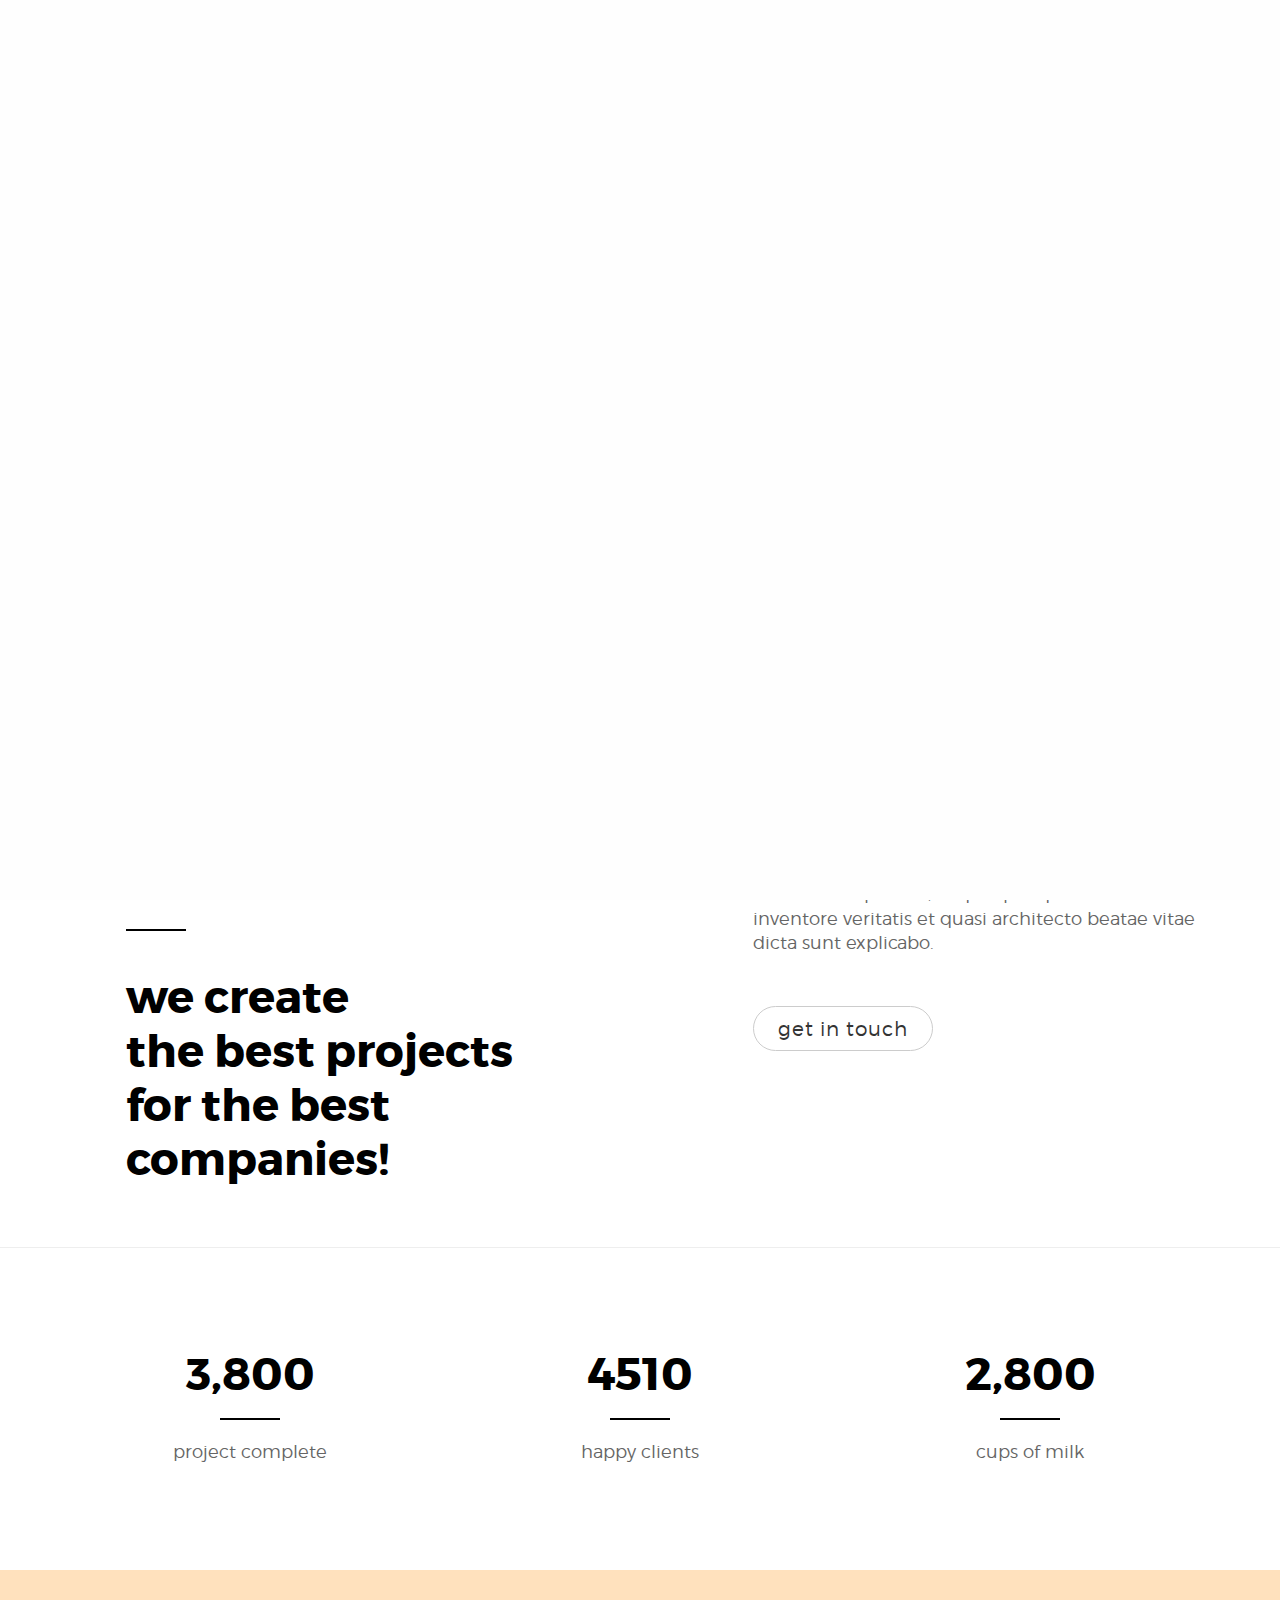
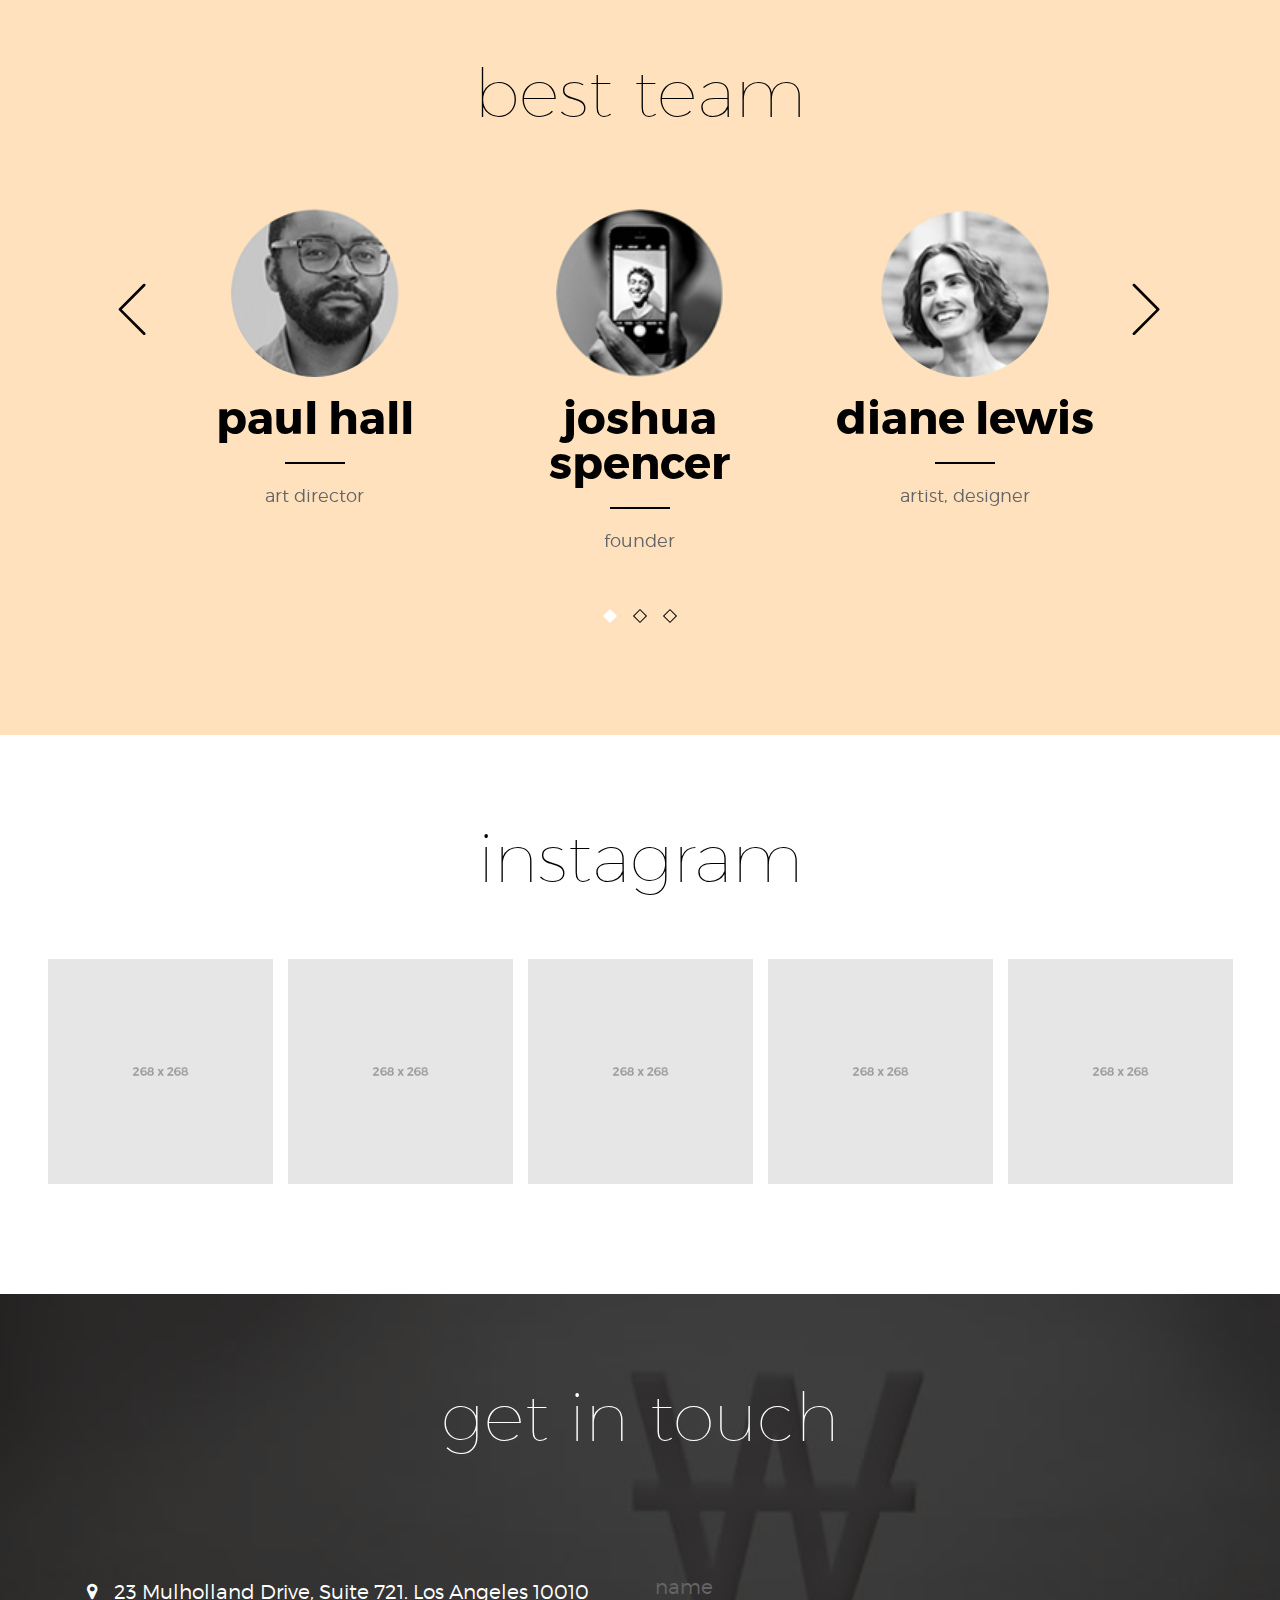
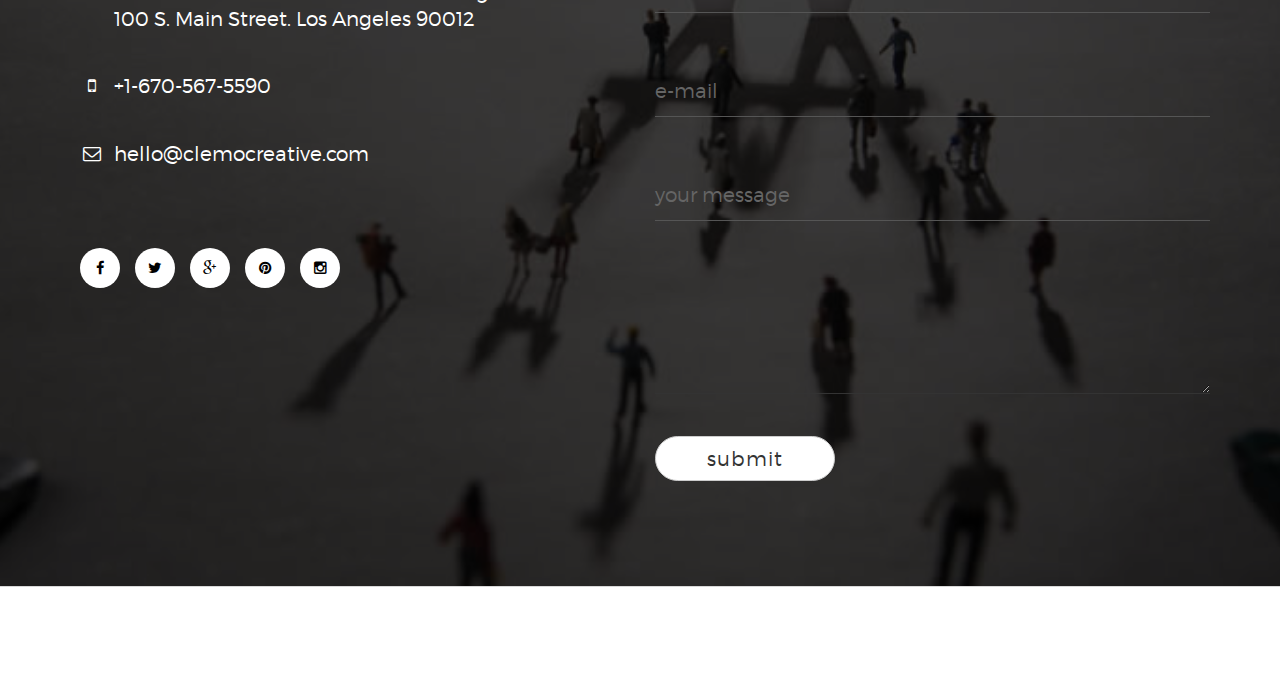
<file: demo/aboutus.html>
<!doctype html>
<!--[if lt IE 7]>      <html class="no-js lt-ie9 lt-ie8 lt-ie7" lang=""> <![endif]-->
<!--[if IE 7]>         <html class="no-js lt-ie9 lt-ie8" lang=""> <![endif]-->
<!--[if IE 8]>         <html class="no-js lt-ie9" lang=""> <![endif]-->
<!--[if gt IE 8]><!--> <html class="no-js" lang=""> <!--<![endif]-->
    <head>
        <meta charset="utf-8">
        <meta http-equiv="X-UA-Compatible" content="IE=edge,chrome=1">
        <title>Clemo – Free HTML5 Multipurpose Portfolio Page Template</title>
        <meta name="description" content="">
        <meta name="viewport" content="width=device-width, initial-scale=1">
        <link rel="apple-touch-icon" href="apple-touch-icon.png">


        <link rel="stylesheet" href="assets/css/fonticons.css">
        <link rel="stylesheet" href="assets/css/slider-pro.css">
        <link rel="stylesheet" href="assets/css/stylesheet.css">
        <link rel="stylesheet" href="assets/css/font-awesome.min.css">
        <link rel="stylesheet" href="assets/css/bootstrap.min.css">


        <!--For Plugins external css-->
        <link rel="stylesheet" href="assets/css/plugins.css" />

        <!--Theme custom css -->
        <link rel="stylesheet" href="assets/css/style.css">

        <!--Theme Responsive css-->
        <link rel="stylesheet" href="assets/css/responsive.css" />

        <script src="assets/js/vendor/modernizr-2.8.3-respond-1.4.2.min.js"></script>
    </head>
    <body data-spy="scroll" data-target=".navbar-collapse">
        <!--[if lt IE 8]>
            <p class="browserupgrade">You are using an <strong>outdated</strong> browser. Please <a href="http://browsehappy.com/">upgrade your browser</a> to improve your experience.</p>
        <![endif]-->
        <div class='preloader'><div class='loaded'>&nbsp;</div></div>
        <header id="main_menu" class="header navbar-fixed-top">            
            <div class="main_menu_bg">
                <div class="container">
                    <div class="row">
                        <div class="nave_menu">
                            <nav class="navbar navbar-default" id="navmenu">
                                <div class="container-fluid">
                                    <!-- Brand and toggle get grouped for better mobile display -->
                                    <div class="navbar-header">
                                        <button type="button" class="navbar-toggle collapsed" data-toggle="collapse" data-target="#bs-example-navbar-collapse-1" aria-expanded="false">
                                            <span class="sr-only">Toggle navigation</span>
                                            <span class="icon-bar"></span>
                                            <span class="icon-bar"></span>
                                            <span class="icon-bar"></span>
                                        </button>
                                        <a class="navbar-brand" href="index.html">
                                            <img src="assets/images/logo.png"/>
                                        </a>
                                    </div>

                                    <!-- Collect the nav links, forms, and other content for toggling -->



                                    <div class="collapse navbar-collapse" id="bs-example-navbar-collapse-1">
                                        <ul class="nav navbar-nav navbar-right">
                                            <li><a href="aboutus.html">about us</a></li>
                                            <li class="dropdown"><a href="#" class="dropdown-toggle" data-toggle="dropdown" role="button" aria-haspopup="true">services</a>
                                                <ul class="dropdown-menu">
                                                    <li><a href="service.html">service page</a></li>
                                                    <li><a href="service1.html">service page two</a></li>
                                                </ul>
                                            </li>
                                            <li class="dropdown"><a href="#" class="dropdown-toggle" data-toggle="dropdown" role="button" aria-haspopup="true">works</a>
                                                <ul class="dropdown-menu">
                                                    <li><a href="work.html">work page</a></li>
                                                    <li><a href="work1.html">work page Two</a></li>
                                                </ul>
                                            </li>
                                            <li class="dropdown"><a href="#" class="dropdown-toggle" data-toggle="dropdown" role="button" aria-haspopup="true">blog</a>
                                                <ul class="dropdown-menu">
                                                    <li><a href="blog.html">blog page</a></li>
                                                    <li><a href="bloginner.html">singleblog page</a></li>
                                                </ul>
                                            </li>
                                            <li><a href="contact.html">contact</a></li>
                                        </ul>    
                                    </div>

                                </div>
                            </nav>
                        </div>	
                    </div>

                </div>

            </div>
        </header> <!--End of header -->



        <!-- About Section -->
        <section id="aboutus" class="aboutus margin-top-120">
            <div class="container">
                <div class="row">
                    <div class="col-sm-12">
                        <div class="head_title text-center margin-top-80">
                            <h1>about us</h1>
                        </div><!-- End of head title -->

                        <div class="main_about_area"> 
                            <div class="row">

                                <div class="col-sm-6">
                                    <div class="signle_about_left">
                                        <img src="assets/images/service3.jpg" alt="" />
                                        <div class="single_about_left_text">
                                            <div class="separator2"></div>
                                            <h4>we create <br />
                                                the best projects<br />
                                                for the best<br />
                                                companies!</h4>
                                        </div>
                                    </div>


                                </div>

                                <div class="col-sm-5 col-sm-push-1">
                                    <div class="single_about">
                                        <div class="separator2"></div>
                                        <p>Sed ut perspiciatis unde omnis iste natus error sit voluptatem accusantium doloremque laudantium, totam rem aperiam, 
                                            eaque ipsa quae ab illo inventore veritatis et quasi architecto beatae vitae dicta sunt explicabo. </p>

                                        <p>Nemo enim ipsam voluptatem quia voluptas sit aspernatur aut odit aut fugit, sed quia consequuntur magni dolores eos qui ratione voluptatem sequi nesciunt. Neque porro quisquam est, qui dolorem ipsum quia dolor sit amet, consectetur, adipisci velit, 
                                            sed quia non numquam eius modi tempora incidunt ut labore et dolore magnam aliquam quaerat voluptatem.</p>

                                        <p>Ut enim ad minima veniam, quis nostrum exercitationem ullam corporis suscipit laboriosam, nisi ut aliquid ex ea commodi consequatur? Sed ut perspiciatis unde omnis iste natus error sit voluptatem accusantium doloremque laudantium, 
                                            totam rem aperiam, eaque ipsa quae ab illo inventore veritatis et quasi architecto beatae vitae dicta sunt explicabo. </p>

                                        <a href="" class="btn btn-default">get in touch</a>
                                    </div>
                                </div>

                            </div>
                        </div>
                    </div><!-- End of col-sm-12 -->
                </div><!-- End of row -->
            </div><!-- End of Container -->
            <hr />
        </section><!-- End of about Section -->



        <!-- counter Seection -->
        <section id="counter" class="counter">
            <div class="container">
                <div class="row">
                    <div class="col-sm-12">
                        <div class="main_counter sections text-center">
                            <div class="row">
                                <div class="col-sm-4 col-xs-12">
                                    <div class="single_counter_right">
                                        <h4 class="statistic-counter">3,800</h4>
                                        <div class="separator"></div>
                                        <p>project complete</p>
                                    </div>
                                </div><!-- End of col-sm-4 -->

                                <div class="col-sm-4 col-xs-12">
                                    <div class="single_counter_right">
                                        <h4 class="statistic-counter">4510</h4>
                                        <div class="separator"></div>
                                        <p>happy clients</p>
                                    </div>
                                </div><!-- End of col-sm-4 -->

                                <div class="col-sm-4 col-xs-12">
                                    <div class="single_counter_right">
                                        <h4 class="statistic-counter">2,800</h4>
                                        <div class="separator"></div>
                                        <p>cups of milk</p>
                                    </div>
                                </div><!-- End of col-sm-4 -->

                            </div><!-- End of row -->
                        </div>
                    </div><!-- End of col-sm-12 -->
                </div><!-- End of row -->
            </div><!-- End of Container -->
        </section><!-- End of counter Section -->



        <!-- Team Section -->
        <section id="team" class="team colorsbg sections">
            <div class="container">
                <div class="row">
                    <div class="main_team_area">
                        <div class="head_title text-center">
                            <h1>best team</h1>
                        </div><!-- End of head title -->
                        <div class="main_team text-center">
                            <div class="single_team">
                                <div class="col-sm-10 col-sm-offset-1">
                                    <div class="row">
                                        <div class="col-sm-4">
                                            <div class="team">
                                                <img class="img-circle" src="assets/images/team1.jpg" alt="" />
                                                <h4>paul hall</h4>
                                                <div class="separator"></div>
                                                <p>art director</p>
                                            </div>
                                        </div><!-- End of col-sm-4 -->  
                                        <div class="col-sm-4">
                                            <div class="team">
                                                <img class="img-circle" src="assets/images/team2.jpg" alt="" />
                                                <h4>joshua spencer</h4>
                                                <div class="separator"></div>
                                                <p>founder</p>
                                            </div>
                                        </div> <!-- End of col-sm-4 --> 
                                        <div class="col-sm-4">
                                            <div class="team">
                                                <img class="img-circle" src="assets/images/team3.jpg" alt="" />
                                                <h4>diane lewis</h4>
                                                <div class="separator"></div>
                                                <p>artist, designer</p>
                                            </div>
                                        </div> <!-- End of col-sm-4 --> 
                                    </div>
                                </div><!-- End of col-sm-10 -->
                            </div>
                            <div class="single_team">
                                <div class="col-sm-10 col-sm-offset-1">
                                    <div class="row">
                                        <div class="col-sm-4">
                                            <div class="team">
                                                <img class="img-circle" src="assets/images/team1.jpg" alt="" />
                                                <h4>paul hall</h4>
                                                <div class="separator"></div>
                                                <p>art director</p>
                                            </div>
                                        </div> <!-- End of col-sm-4 --> 
                                        <div class="col-sm-4">
                                            <div class="team">
                                                <img class="img-circle" src="assets/images/team1.jpg" alt="" />
                                                <h4>joshua spencer</h4>
                                                <div class="separator"></div>
                                                <p>founder</p>
                                            </div>
                                        </div> <!-- End of col-sm-4 --> 
                                        <div class="col-sm-4">
                                            <div class="team">
                                                <img class="img-circle" src="assets/images/team1.jpg" alt="" />
                                                <h4>diane lewis</h4>
                                                <div class="separator"></div>
                                                <p>artist, designer</p>
                                            </div>
                                        </div> <!-- End of col-sm-4 --> 
                                    </div>
                                </div><!-- End of col-sm-10 -->
                            </div>
                            <div class="single_team">
                                <div class="col-sm-10 col-sm-offset-1">
                                    <div class="row">
                                        <div class="col-sm-4">
                                            <div class="team">
                                                <img class="img-circle" src="assets/images/team1.jpg" alt="" />
                                                <h4>paul hall</h4>
                                                <div class="separator"></div>
                                                <p>art director</p>
                                            </div>
                                        </div>  <!-- End of col-sm-4 -->
                                        <div class="col-sm-4">
                                            <div class="team">
                                                <img class="img-circle" src="assets/images/team1.jpg" alt="" />
                                                <h4>joshua spencer</h4>
                                                <div class="separator"></div>
                                                <p>founder</p>
                                            </div>
                                        </div> <!-- End of col-sm-4 --> 
                                        <div class="col-sm-4">
                                            <div class="team">
                                                <img class="img-circle" src="assets/images/team1.jpg" alt="" />
                                                <h4>diane lewis</h4>
                                                <div class="separator"></div>
                                                <p>artist, designer</p>
                                            </div>
                                        </div> <!-- End of col-sm-4 --> 
                                    </div>
                                </div><!-- End of col-sm-10 -->
                            </div>
                        </div>
                    </div>
                </div><!-- End of row -->
            </div><!-- End of Container -->
        </section><!-- End of counter Section -->


        <!-- Clients Section -->
        <section id="instagrams" class="instagrams sections">
            <div class="container-fluid">
                <div class="row">
                    <div class="col-sm-12">
                        <div class="main_instagrams_area text-center">
                            <div class="head_title">
                                <h1>instagram</h1>
                            </div><!-- End of head title -->

                            <div class="instagram-thumbnails">
                                <img class="instagram-thumbnail img-responsive" src="assets/images/insta1.png"/>
                                <img class="instagram-thumbnail img-responsive" src="assets/images/insta1.png"/>
                                <img class="instagram-thumbnail img-responsive" src="assets/images/insta1.png"/>
                                <img class="instagram-thumbnail img-responsive" src="assets/images/insta1.png"/>
                                <img class="instagram-thumbnail img-responsive" src="assets/images/insta1.png"/>
                            </div>
                        </div>
                    </div><!-- End of col-sm-12 -->
                </div><!-- End of row -->
            </div><!-- End of Container -->
        </section><!-- End of counter Section -->

        <!-- Contact Section -->
        <section id="contact" class="contact">
            <div class="overlay"></div>
            <div class="container">
                <div class="row">
                    <div class="col-sm-12">
                        <div class="main_contact sections">
                            <div class="head_title text-center whitetext">
                                <h1>get in touch</h1>
                            </div>

                            <div class="row">
                                <div class="contact_contant">
                                    <div class="col-sm-6 col-xs-12">
                                        <div class="single_message_right_info">
                                            <ul class="whitetext">
                                                <li><i class="fa fa-map-marker"></i> <span>23 Mulholland Drive, Suite 721. Los Angeles 10010
                                                        100 S. Main Street. Los Angeles 90012</span></li>

                                                <li><i class="fa fa-mobile-phone"></i> <span>+1-670-567-5590</span></li>

                                                <li><i class="fa fa-envelope-o"></i> <span>hello@clemocreative.com</span></li>
                                            </ul>

                                            <div class="contact_socail transition margin-top-80">
                                                <a href=""><i class="fa fa-facebook img-circle"></i></a>
                                                <a href=""><i class="fa fa-twitter img-circle"></i></a>
                                                <a href=""><i class="fa fa-google-plus img-circle"></i></a>
                                                <a href=""><i class="fa fa-pinterest img-circle"></i></a>
                                                <a href=""><i class="fa fa-instagram img-circle"></i></a>
                                            </div>
                                        </div>
                                    </div><!-- End of col-sm-6 -->

                                    <div class="col-sm-6 col-xs-12">
                                        <div class="single_contant_left margin-top-60">
                                            <form action="#" id="formid">
                                                <!--<div class="col-lg-8 col-md-8 col-sm-10 col-lg-offset-2 col-md-offset-2 col-sm-offset-1">-->

                                                <div class="form-group">
                                                    <label>name</label>
                                                    <input type="text" class="form-control" name="name" required="">
                                                </div>

                                                <div class="form-group">
                                                    <label>e-mail</label>
                                                    <input type="email" class="form-control" name="email" required="">
                                                </div>

                                                <div class="form-group">
                                                    <label>your message</label>
                                                    <textarea class="form-control" name="message" rows="8"></textarea>
                                                </div>

                                                <div class="">
                                                    <input type="submit" value="submit" class="btn btn-default">
                                                </div>
                                                <!--</div>--> 
                                            </form>
                                        </div>
                                    </div>
                                </div> <!-- End of messsage contant-->
                            </div>
                        </div>
                    </div>
                </div><!-- End of row -->
            </div><!-- End of container -->
        </section><!-- End of contact Section -->




        <!-- footer section -->
        <footer id="footer" class="footer">
            <div class="container">
                <div class="main_footer">
                    <div class="row">
                        <div class="col-sm-12">
                            <div class="copyright_text text-center">
                                <p class=" wow fadeInRight" data-wow-duration="1s">Made with <i class="fa fa-heart"></i> by <a target="_blank" href="http://bootstrapthemes.co">Bootstrap Themes</a>2016. All Rights Reserved</p>
                            </div>
                        </div>
                    </div>
                </div>
            </div><!-- End of container -->
        </footer><!-- End of footer Section-->



        <!-- START SCROLL TO TOP  -->

        <div class="scrollup">
            <a href="#"><i class="fa fa-chevron-up"></i></a>
        </div>

        <script src="assets/js/vendor/jquery-1.11.2.min.js"></script>
        <script src="assets/js/vendor/bootstrap.min.js"></script>

        <script src="assets/js/jquery.easing.1.3.js"></script>
        <script src="assets/js/masonry/masonry.min.js"></script>
        <script type="text/javascript">
            $('.mixcontent').masonry();
        </script>

        <script src="assets/js/jquery.sliderPro.min.js"></script>
        <script type="text/javascript">
            $(document).ready(function ($) {
                $('#example3').sliderPro({
                    width: 960,
                    height: 200,
                    fade: true,
                    arrows: false,
                    buttons: true,
                    fullScreen: false,
                    shuffle: true,
                    smallSize: 500,
                    mediumSize: 1000,
                    largeSize: 3000,
                    thumbnailArrows: true,
                    autoplay: false,
                    thumbnailsContainerSize: 960

                });
            });
        </script>
        <script src="assets/js/plugins.js"></script>
        <script src="assets/js/main.js"></script>

    </body>
</html>
</file>
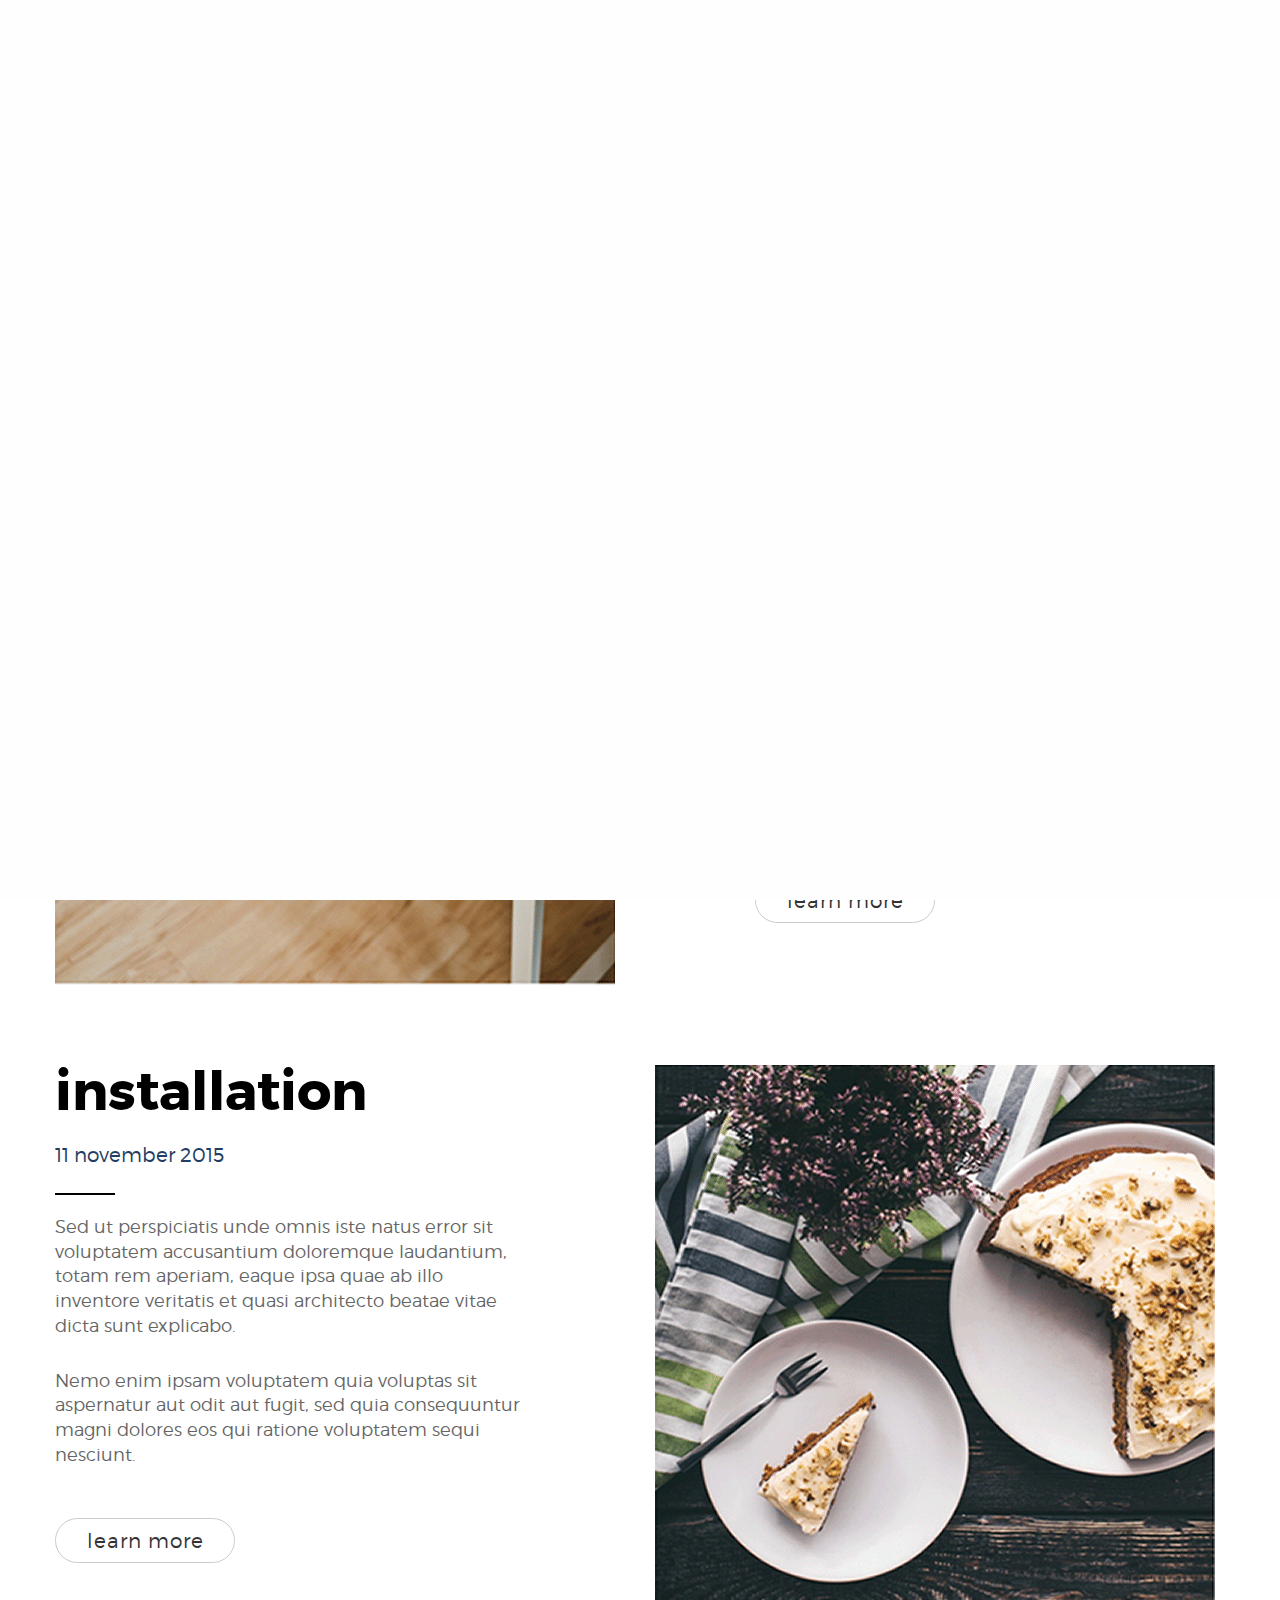
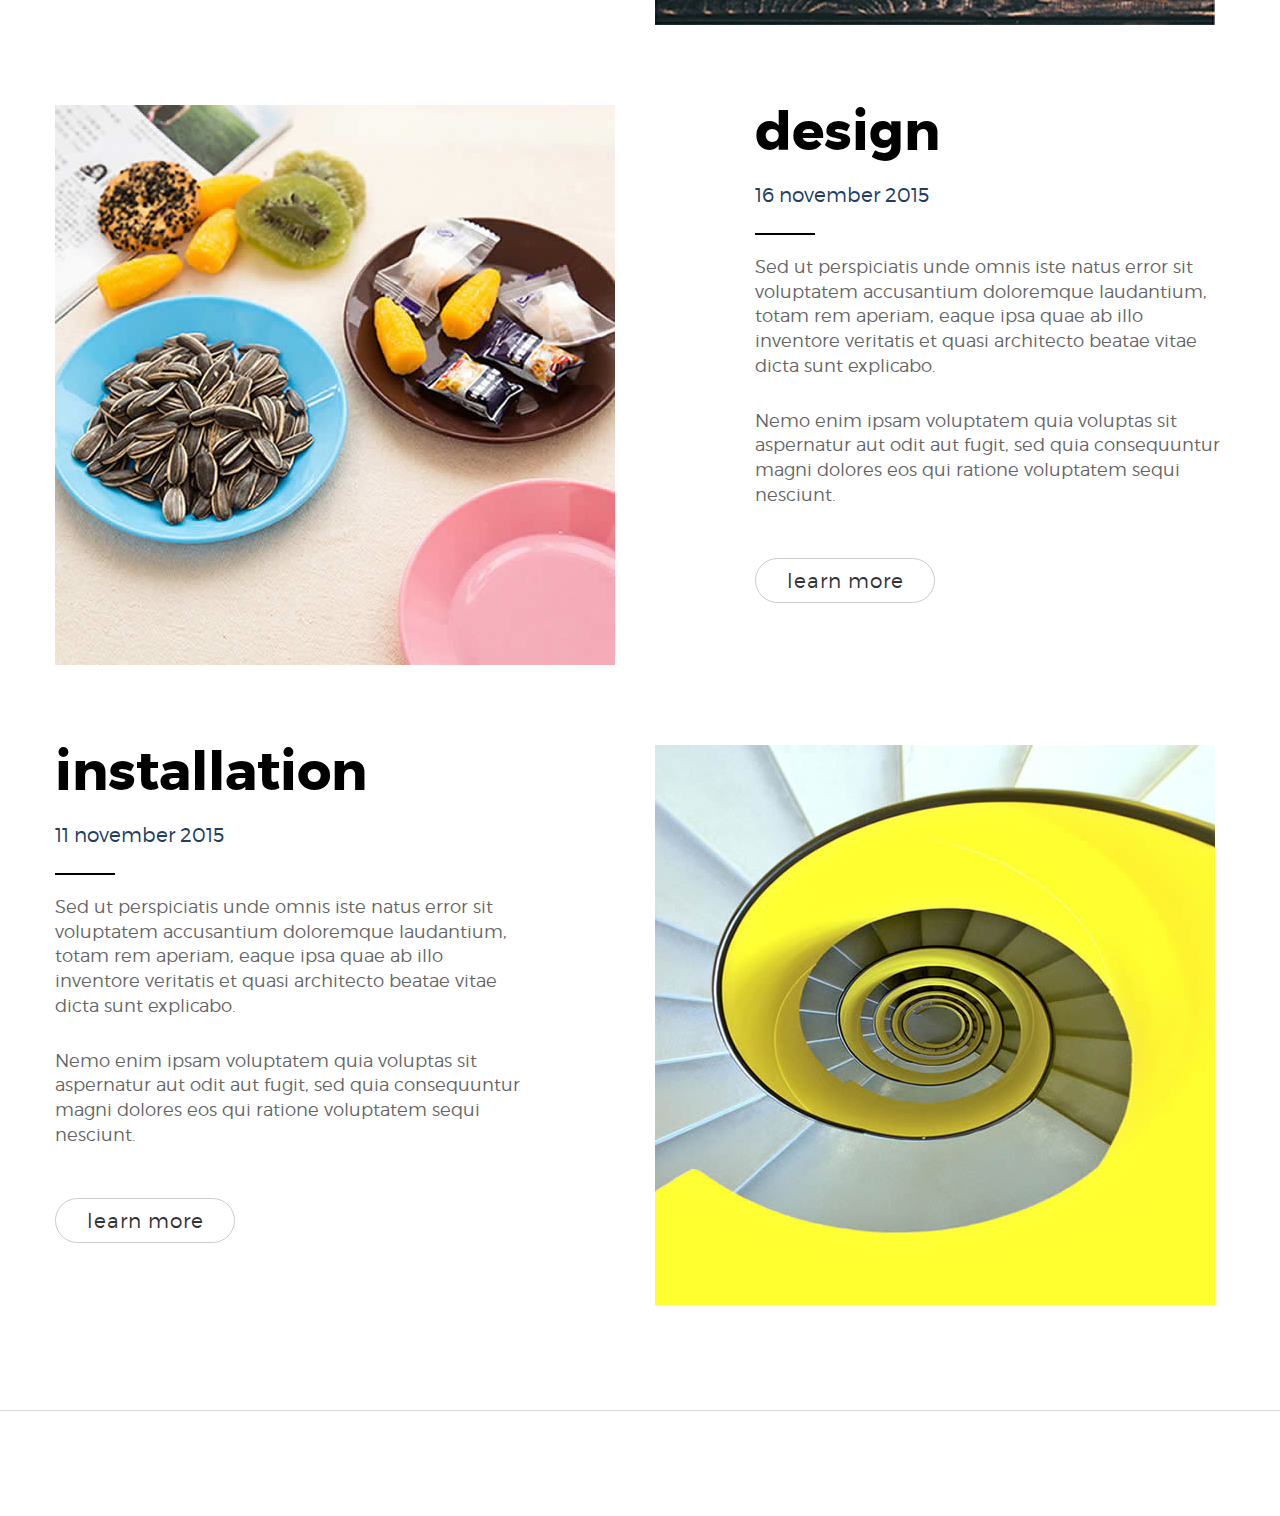
<file: demo/blog.html>
<!doctype html>
<!--[if lt IE 7]>      <html class="no-js lt-ie9 lt-ie8 lt-ie7" lang=""> <![endif]-->
<!--[if IE 7]>         <html class="no-js lt-ie9 lt-ie8" lang=""> <![endif]-->
<!--[if IE 8]>         <html class="no-js lt-ie9" lang=""> <![endif]-->
<!--[if gt IE 8]><!--> <html class="no-js" lang=""> <!--<![endif]-->
    <head>
        <meta charset="utf-8">
        <meta http-equiv="X-UA-Compatible" content="IE=edge,chrome=1">
        <title>Clemo – Free HTML5 Multipurpose Portfolio Page Template</title>
        <meta name="description" content="">
        <meta name="viewport" content="width=device-width, initial-scale=1">
        <link rel="apple-touch-icon" href="apple-touch-icon.png">


        <link rel="stylesheet" href="assets/css/fonticons.css">
        <link rel="stylesheet" href="assets/css/slider-pro.css">
        <link rel="stylesheet" href="assets/css/stylesheet.css">
        <link rel="stylesheet" href="assets/css/font-awesome.min.css">
        <link rel="stylesheet" href="assets/css/bootstrap.min.css">


        <!--For Plugins external css-->
        <link rel="stylesheet" href="assets/css/plugins.css" />

        <!--Theme custom css -->
        <link rel="stylesheet" href="assets/css/style.css">

        <!--Theme Responsive css-->
        <link rel="stylesheet" href="assets/css/responsive.css" />

        <script src="assets/js/vendor/modernizr-2.8.3-respond-1.4.2.min.js"></script>
    </head>
    <body data-spy="scroll" data-target=".navbar-collapse">
        <!--[if lt IE 8]>
            <p class="browserupgrade">You are using an <strong>outdated</strong> browser. Please <a href="http://browsehappy.com/">upgrade your browser</a> to improve your experience.</p>
        <![endif]-->
        <div class='preloader'><div class='loaded'>&nbsp;</div></div>
        <header id="main_menu" class="header navbar-fixed-top">            
            <div class="main_menu_bg">
                <div class="container">
                    <div class="row">
                        <div class="nave_menu">
                            <nav class="navbar navbar-default" id="navmenu">
                                <div class="container-fluid">
                                    <!-- Brand and toggle get grouped for better mobile display -->
                                    <div class="navbar-header">
                                        <button type="button" class="navbar-toggle collapsed" data-toggle="collapse" data-target="#bs-example-navbar-collapse-1" aria-expanded="false">
                                            <span class="sr-only">Toggle navigation</span>
                                            <span class="icon-bar"></span>
                                            <span class="icon-bar"></span>
                                            <span class="icon-bar"></span>
                                        </button>
                                        <a class="navbar-brand" href="index.html">
                                            <img src="assets/images/logo.png"/>
                                        </a>
                                    </div>

                                    <!-- Collect the nav links, forms, and other content for toggling -->



                                    <div class="collapse navbar-collapse" id="bs-example-navbar-collapse-1">
                                        <ul class="nav navbar-nav navbar-right">
                                            <li><a href="aboutus.html">about us</a></li>
                                            <li class="dropdown"><a href="#" class="dropdown-toggle" data-toggle="dropdown" role="button" aria-haspopup="true">services</a>
                                                <ul class="dropdown-menu">
                                                    <li><a href="service.html">service page</a></li>
                                                    <li><a href="service1.html">service page two</a></li>
                                                </ul>
                                            </li>
                                            <li class="dropdown"><a href="#" class="dropdown-toggle" data-toggle="dropdown" role="button" aria-haspopup="true">works</a>
                                                <ul class="dropdown-menu">
                                                    <li><a href="work.html">work page</a></li>
                                                    <li><a href="work1.html">work page Two</a></li>
                                                </ul>
                                            </li>
                                            <li class="dropdown"><a href="#" class="dropdown-toggle" data-toggle="dropdown" role="button" aria-haspopup="true">blog</a>
                                                <ul class="dropdown-menu">
                                                    <li><a href="blog.html">blog page</a></li>
                                                    <li><a href="bloginner.html">singleblog page</a></li>
                                                </ul>
                                            </li>
                                            <li><a href="contact.html">contact</a></li>
                                        </ul>    
                                    </div>

                                </div>
                            </nav>
                        </div>	
                    </div>

                </div>

            </div>
        </header> <!--End of header -->



        <!-- Blog Section -->
        <section id="blog" class="blog sections margin-top-120">
            <div class="container">
                <div class="row">
                    <div class="col-sm-12">
                        <div class="head_title text-center">
                            <h1>blog</h1>
                        </div><!-- End of head title -->

                        <div class="row">

                            <ul class="list-inline text-center margin-bottom-60">
                                <li class="filter" data-filter="all">All</li>
                                <li class="filter creativemenu" data-filter=".category-1">creative kitchen</li>
                                <li class="filter" data-filter=".category-2">art design</li>
                                <li class="filter" data-filter=".category-3">life events </li>
                            </ul>

                            <div class="main_blog_area"> 
                                <div class="single_blog_area">
                                    <div class="row">
                                        <div class="col-sm-6">
                                            <div class="signle_service_left">
                                                <img src="assets/images/service0.png" alt="">
                                            </div>
                                        </div>
                                        <div class="col-sm-5 col-sm-push-1">
                                            <div class="single_service">
                                                <h2>kitchen</h2>
                                                <h5>16 november 2015</h5>
                                                <div class="separator2"></div>
                                                <p>Sed ut perspiciatis unde omnis iste natus error sit voluptatem accusantium doloremque laudantium, totam rem aperiam,
                                                    eaque ipsa quae ab illo inventore veritatis et quasi architecto beatae vitae dicta sunt explicabo.  </p>

                                                <p>Nemo enim ipsam voluptatem quia voluptas sit aspernatur aut odit aut fugit, 
                                                    sed quia consequuntur magni dolores eos qui ratione voluptatem sequi nesciunt.</p>

                                                <a href="" class="btn btn-default">learn more</a>
                                            </div>
                                        </div>
                                    </div>
                                </div><!-- End of single service area -->

                                <div class="single_blog_area  margin-top-80">
                                    <div class="row">

                                        <div class="col-sm-6 col-sm-push-6">
                                            <div class="signle_service_left">
                                                <img src="assets/images/service2.png" alt="">
                                            </div>
                                        </div>

                                        <div class="col-sm-5 col-sm-pull-6">
                                            <div class="single_service">
                                                <h2>installation</h2>
                                                <h5>11 november 2015</h5>
                                                <div class="separator2"></div>
                                                <p>Sed ut perspiciatis unde omnis iste natus error sit voluptatem accusantium doloremque laudantium, totam rem aperiam,
                                                    eaque ipsa quae ab illo inventore veritatis et quasi architecto beatae vitae dicta sunt explicabo.  </p>

                                                <p>Nemo enim ipsam voluptatem quia voluptas sit aspernatur aut odit aut fugit, 
                                                    sed quia consequuntur magni dolores eos qui ratione voluptatem sequi nesciunt.</p>

                                                <a href="" class="btn btn-default">learn more</a>
                                            </div>
                                        </div>

                                    </div>
                                </div><!-- End of single service area -->

                                <div class="single_blog_area margin-top-80">
                                    <div class="row">
                                        <div class="col-sm-6">
                                            <div class="signle_service_left">
                                                <img src="assets/images/service4.jpg" alt="">
                                            </div>
                                        </div>
                                        <div class="col-sm-5 col-sm-push-1">
                                            <div class="single_service">
                                                <h2>design</h2>
                                                <h5>16 november 2015</h5>
                                                <div class="separator2"></div>
                                                <p>Sed ut perspiciatis unde omnis iste natus error sit voluptatem accusantium doloremque laudantium, totam rem aperiam,
                                                    eaque ipsa quae ab illo inventore veritatis et quasi architecto beatae vitae dicta sunt explicabo.  </p>

                                                <p>Nemo enim ipsam voluptatem quia voluptas sit aspernatur aut odit aut fugit, 
                                                    sed quia consequuntur magni dolores eos qui ratione voluptatem sequi nesciunt.</p>

                                                <a href="" class="btn btn-default">learn more</a>
                                            </div>
                                        </div>
                                    </div>
                                </div><!-- End of single service area -->


                                <div class="single_blog_area  margin-top-80">
                                    <div class="row">

                                        <div class="col-sm-6 col-sm-push-6">
                                            <div class="signle_service_left">
                                                <img src="assets/images/service5.jpg" alt="">
                                            </div>
                                        </div>

                                        <div class="col-sm-5 col-sm-pull-6">
                                            <div class="single_service">
                                                <h2>installation</h2>
                                                <h5>11 november 2015</h5>
                                                <div class="separator2"></div>
                                                <p>Sed ut perspiciatis unde omnis iste natus error sit voluptatem accusantium doloremque laudantium, totam rem aperiam,
                                                    eaque ipsa quae ab illo inventore veritatis et quasi architecto beatae vitae dicta sunt explicabo.  </p>

                                                <p>Nemo enim ipsam voluptatem quia voluptas sit aspernatur aut odit aut fugit, 
                                                    sed quia consequuntur magni dolores eos qui ratione voluptatem sequi nesciunt.</p>

                                                <a href="" class="btn btn-default">learn more</a>
                                            </div>
                                        </div>

                                    </div>
                                </div><!-- End of single service area -->

                            </div>

                        </div>
                    </div><!-- End of col-sm-12 -->
                </div><!-- End of row -->
            </div><!-- End of Container -->
        </section><!-- End of Service Section -->


        <!-- footer Section -->
        <footer id="footer" class="footer">
            <div class="container">
                <div class="main_footer">
                    <div class="row">
                        <div class="col-sm-12">
                            <div class="copyright_text text-center">
                                <p class=" wow fadeInRight" data-wow-duration="1s">Made with <i class="fa fa-heart"></i> by <a target="_blank" href="http://bootstrapthemes.co">Bootstrap Themes</a>2016. All Rights Reserved</p>
                            </div>
                        </div>
                    </div>
                </div>
            </div><!-- End of container -->
        </footer><!-- End of footer -->



        <!-- START SCROLL TO TOP  -->

        <div class="scrollup">
            <a href="#"><i class="fa fa-chevron-up"></i></a>
        </div>


        <!-- jQuery -->
        <script src="assets/js/vendor/jquery-1.11.2.min.js"></script>

        <!-- jQuery Bootstrap js  -->
        <script src="assets/js/vendor/bootstrap.min.js"></script>

        <!-- jQuery easing js  -->
        <script src="assets/js/jquery.easing.1.3.js"></script>

        <!-- jQuery masonry js  -->
        <!--        <script src="assets/js/masonry/masonry.min.js"></script>
                <script type="text/javascript">
                    $('.mixcontent').masonry();
                </script>-->

        <!-- jQuery Mixitup  -->
        <script src="assets/js/jquery.mixitup.min.js"></script>
        <script type="text/javascript">
            $('.blogmix').mixItUp();
        </script>



        <!-- jQuery plugins  -->
        <script src="assets/js/plugins.js"></script>

        <!-- jQuery Main js  -->
        <script src="assets/js/main.js"></script>

    </body>
</html>
</file>
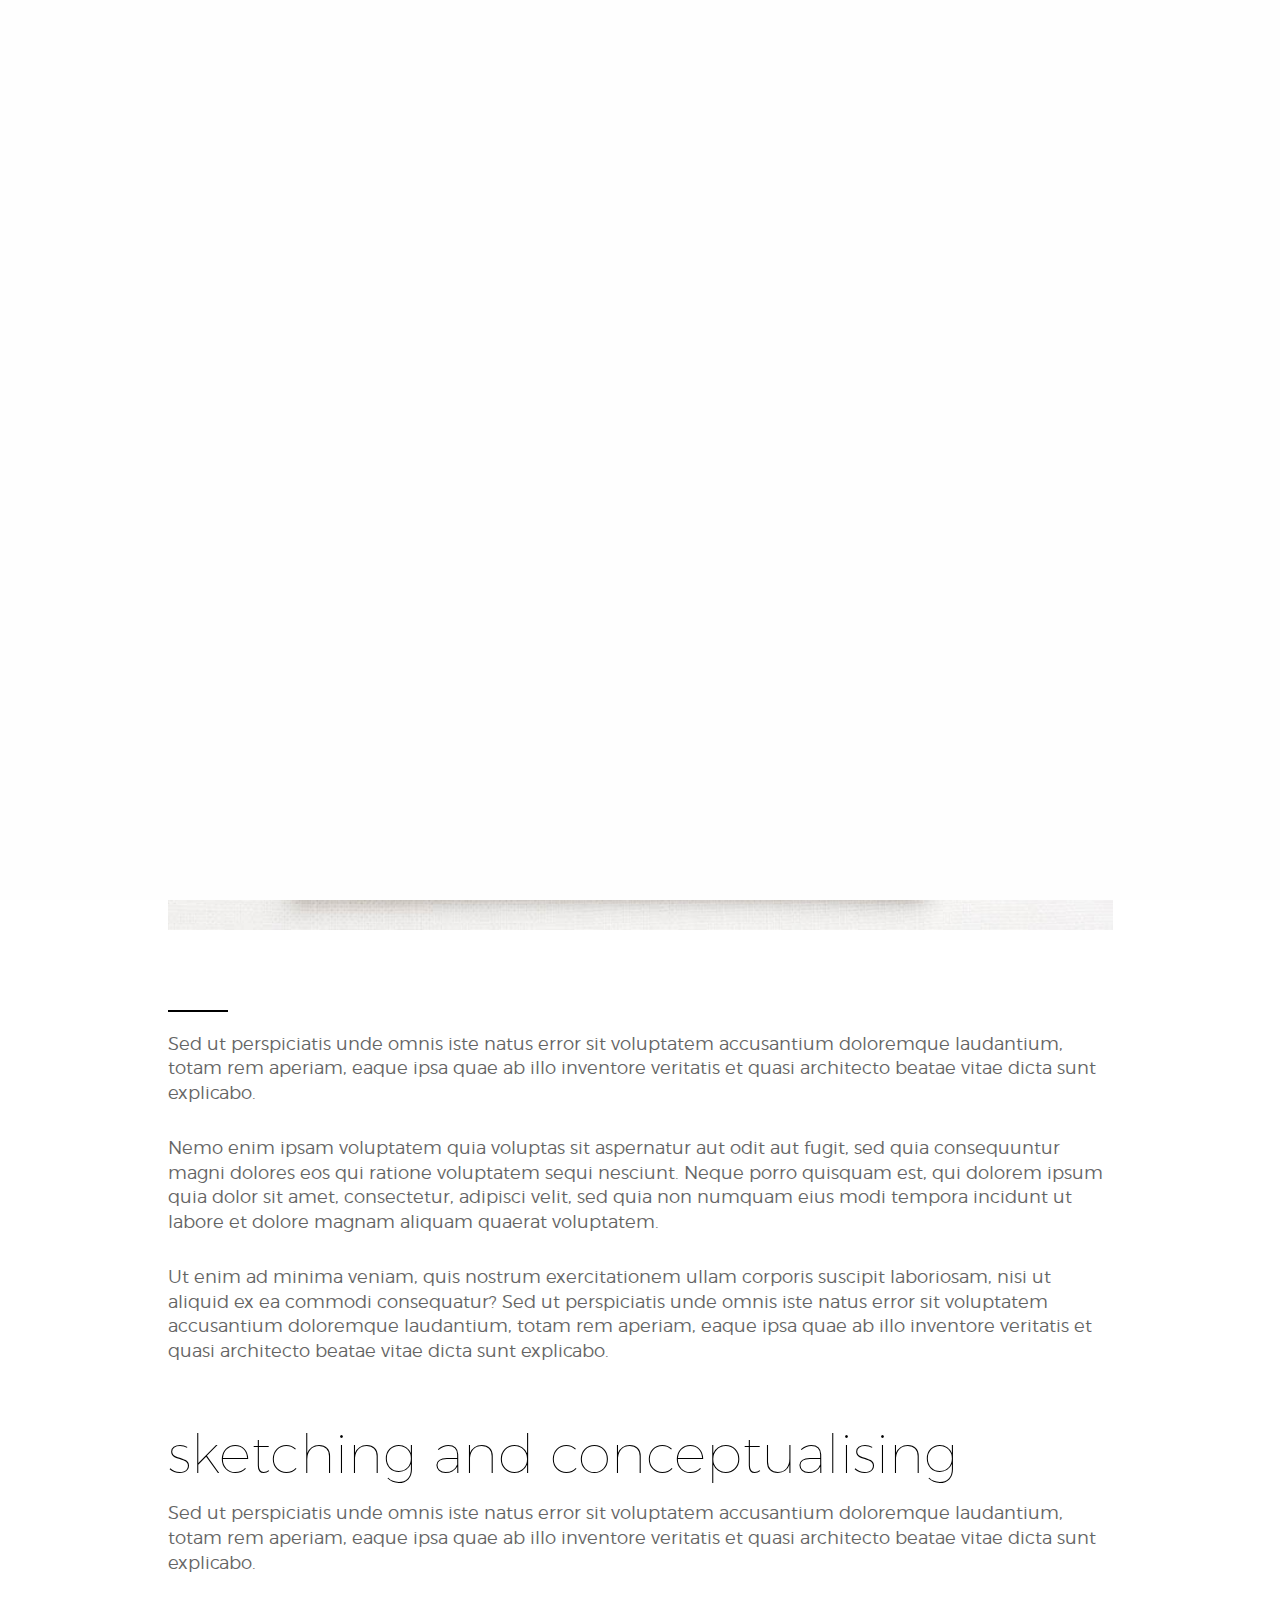
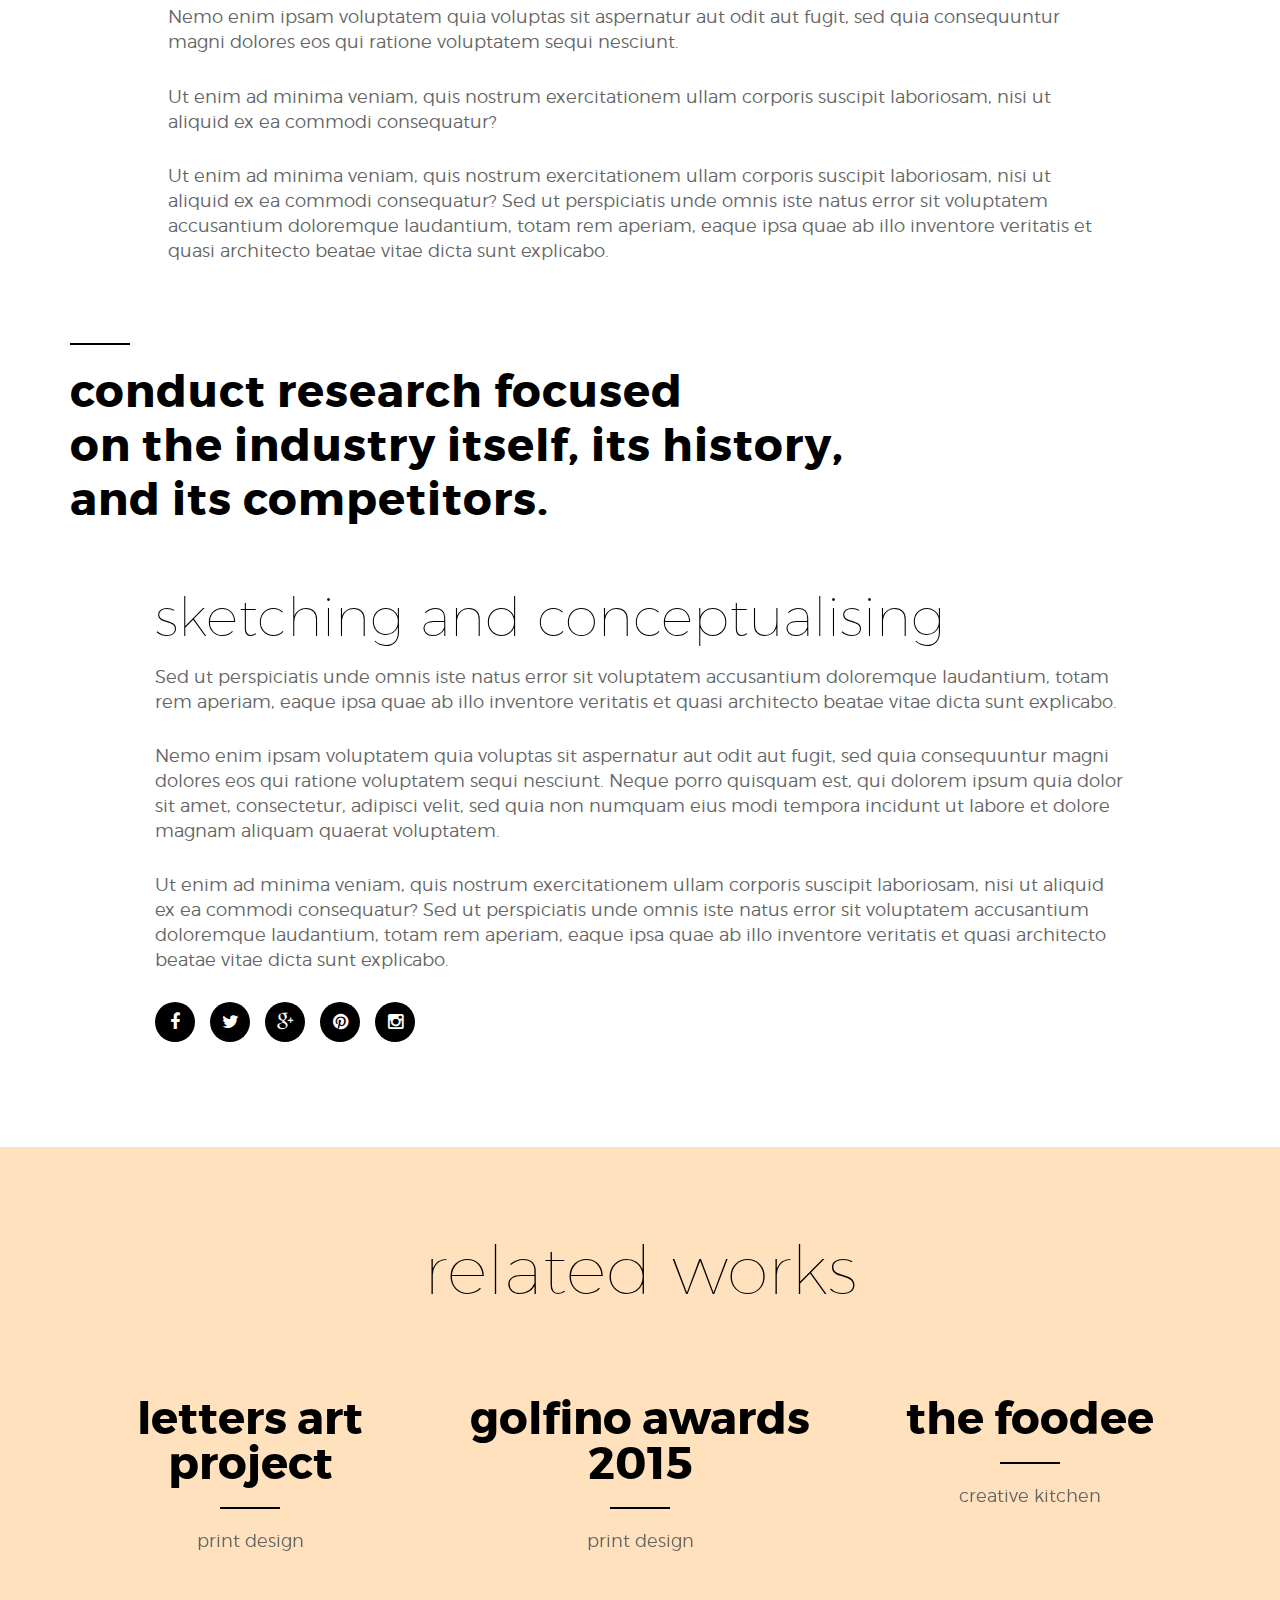
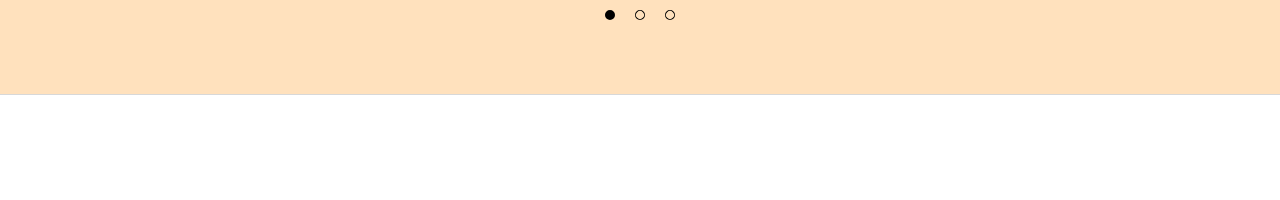
<file: demo/bloginner.html>
<!doctype html>
<!--[if lt IE 7]>      <html class="no-js lt-ie9 lt-ie8 lt-ie7" lang=""> <![endif]-->
<!--[if IE 7]>         <html class="no-js lt-ie9 lt-ie8" lang=""> <![endif]-->
<!--[if IE 8]>         <html class="no-js lt-ie9" lang=""> <![endif]-->
<!--[if gt IE 8]><!--> <html class="no-js" lang=""> <!--<![endif]-->
    <head>
        <meta charset="utf-8">
        <meta http-equiv="X-UA-Compatible" content="IE=edge,chrome=1">
        <title>Clemo – Free HTML5 Multipurpose Portfolio Page Template</title>
        <meta name="description" content="">
        <meta name="viewport" content="width=device-width, initial-scale=1">
        <link rel="apple-touch-icon" href="apple-touch-icon.png">


        <link rel="stylesheet" href="assets/css/fonticons.css">
        <link rel="stylesheet" href="assets/css/slider-pro.css">
        <link rel="stylesheet" href="assets/css/stylesheet.css">
        <link rel="stylesheet" href="assets/css/font-awesome.min.css">
        <link rel="stylesheet" href="assets/css/bootstrap.min.css">


        <!--For Plugins external css-->
        <link rel="stylesheet" href="assets/css/plugins.css" />

        <!--Theme custom css -->
        <link rel="stylesheet" href="assets/css/style.css">

        <!--Theme Responsive css-->
        <link rel="stylesheet" href="assets/css/responsive.css" />

        <script src="assets/js/vendor/modernizr-2.8.3-respond-1.4.2.min.js"></script>
    </head>
    <body data-spy="scroll" data-target=".navbar-collapse">
        <!--[if lt IE 8]>
            <p class="browserupgrade">You are using an <strong>outdated</strong> browser. Please <a href="http://browsehappy.com/">upgrade your browser</a> to improve your experience.</p>
        <![endif]-->
        <div class='preloader'><div class='loaded'>&nbsp;</div></div>
        <header id="main_menu" class="header navbar-fixed-top">            
            <div class="main_menu_bg">
                <div class="container">
                    <div class="row">
                        <div class="nave_menu">
                            <nav class="navbar navbar-default" id="navmenu">
                                <div class="container-fluid">
                                    <!-- Brand and toggle get grouped for better mobile display -->
                                    <div class="navbar-header">
                                        <button type="button" class="navbar-toggle collapsed" data-toggle="collapse" data-target="#bs-example-navbar-collapse-1" aria-expanded="false">
                                            <span class="sr-only">Toggle navigation</span>
                                            <span class="icon-bar"></span>
                                            <span class="icon-bar"></span>
                                            <span class="icon-bar"></span>
                                        </button>
                                        <a class="navbar-brand" href="index.html">
                                            <img src="assets/images/logo.png"/>
                                        </a>
                                    </div>

                                    <!-- Collect the nav links, forms, and other content for toggling -->



                                    <div class="collapse navbar-collapse" id="bs-example-navbar-collapse-1">
                                        <ul class="nav navbar-nav navbar-right">
                                            <li><a href="aboutus.html">about us</a></li>
                                            <li class="dropdown"><a href="#" class="dropdown-toggle" data-toggle="dropdown" role="button" aria-haspopup="true">services</a>
                                                <ul class="dropdown-menu">
                                                    <li><a href="service.html">service page</a></li>
                                                    <li><a href="service1.html">service page two</a></li>
                                                </ul>
                                            </li>
                                            <li class="dropdown"><a href="#" class="dropdown-toggle" data-toggle="dropdown" role="button" aria-haspopup="true">works</a>
                                                <ul class="dropdown-menu">
                                                    <li><a href="work.html">work page</a></li>
                                                    <li><a href="work1.html">work page Two</a></li>
                                                </ul>
                                            </li>
                                            <li class="dropdown"><a href="#" class="dropdown-toggle" data-toggle="dropdown" role="button" aria-haspopup="true">blog</a>
                                                <ul class="dropdown-menu">
                                                    <li><a href="blog.html">blog page</a></li>
                                                    <li><a href="bloginner.html">singleblog page</a></li>
                                                </ul>
                                            </li>
                                            <li><a href="contact.html">contact</a></li>
                                        </ul>    
                                    </div>

                                </div>
                            </nav>
                        </div>	
                    </div>

                </div>

            </div>
        </header> <!--End of header -->




        <!-- Service Section -->
        <section id="bloginner" class="bloginner sections margin-top-120">
            <div class="container">
                <div class="row">
                    <div class="col-sm-12">
                        <div class="head_title text-center">
                            <h1>how to make a good design?</h1>

                            <h5>16 november 2015</h5>
                        </div><!-- End of head title -->
                        <div class="main_bloginner_area">
                            <div class="row">
                                <div class="col-sm-10 col-sm-offset-1">
                                    <div class="main_bloginner_content">
                                        <div class="single_bloginner s_blogIner_1 text-center">
                                            <img src="assets/images/bloginner1.jpg" alt="" />
                                        </div><!-- End of single single_bloginner -->

                                        <div class="single_bloginner s_blogIner_2 margin-top-80">
                                            <div class="separator2"></div>
                                            <p>Sed ut perspiciatis unde omnis iste natus error sit voluptatem accusantium doloremque laudantium, 
                                                totam rem aperiam, eaque ipsa quae ab illo inventore veritatis et quasi architecto beatae vitae dicta sunt explicabo. </p>

                                            <p>Nemo enim ipsam voluptatem quia voluptas sit aspernatur aut odit aut fugit,
                                                sed quia consequuntur magni dolores eos qui ratione voluptatem sequi nesciunt. Neque porro quisquam est, qui dolorem ipsum quia dolor sit amet, consectetur,
                                                adipisci velit, sed quia non numquam eius modi tempora incidunt ut labore et dolore magnam aliquam quaerat voluptatem.</p>

                                            <p>Ut enim ad minima veniam, quis nostrum exercitationem ullam corporis suscipit laboriosam, nisi ut aliquid ex ea commodi 
                                                consequatur? Sed ut perspiciatis unde omnis iste natus error sit voluptatem accusantium doloremque laudantium,
                                                totam rem aperiam, eaque ipsa quae ab illo inventore veritatis et quasi architecto beatae vitae dicta sunt explicabo. </p>

                                        </div>

                                        <div class="single_bloginner s_blogIner_3 margin-top-60">
                                            <h1>sketching and conceptualising</h1>
                                            <p>Sed ut perspiciatis unde omnis iste natus error sit voluptatem accusantium doloremque laudantium, totam rem aperiam, 
                                                eaque ipsa quae ab illo inventore veritatis et quasi architecto beatae vitae dicta sunt explicabo. </p>

                                            <p>
                                                Nemo enim ipsam voluptatem quia voluptas sit aspernatur aut odit aut fugit, sed 	
                                                quia consequuntur magni dolores eos qui ratione voluptatem sequi nesciunt. </p>

                                            <p>	Ut enim ad minima veniam, quis nostrum exercitationem ullam corporis suscipit
                                                laboriosam, nisi ut aliquid ex ea commodi consequatur?</p>

                                            <p>Ut enim ad minima veniam, quis nostrum exercitationem ullam corporis suscipit laboriosam, nisi ut aliquid ex ea commodi consequatur? 
                                                Sed ut perspiciatis unde omnis iste natus error sit voluptatem accusantium doloremque laudantium, totam rem aperiam, eaque ipsa quae ab 
                                                illo inventore veritatis et quasi architecto beatae vitae dicta sunt explicabo. </p> 
                                        </div>
                                    </div>
                                </div>
                            </div>
                        </div>

                        <div class="row">
                            <div class="col-sm-12">
                                <div class="single_bloginner s_blogIner_4 single_bloginner_bottom_heading margin-top-80">
                                    <div class="separator2"></div>
                                    <h4>conduct research focused <br />
                                        on the industry itself, its history, <br />
                                        and its competitors.</h4>
                                </div>
                            </div>

                            <div class="row">
                                <div class="col-sm-10 col-sm-push-1">
                                    <div class="single_bloginner s_blogIner_5 margin-top-60">
                                        <h1>sketching and conceptualising</h1>
                                        <p>Sed ut perspiciatis unde omnis iste natus error sit voluptatem accusantium doloremque laudantium, totam rem aperiam, 
                                            eaque ipsa quae ab illo inventore veritatis et quasi architecto beatae vitae dicta sunt explicabo. </p>

                                        <p>Nemo enim ipsam voluptatem quia voluptas sit aspernatur aut odit aut fugit, sed quia consequuntur magni dolores eos qui ratione voluptatem sequi nesciunt. Neque porro quisquam est, qui dolorem ipsum quia dolor sit amet, consectetur, adipisci velit, 
                                            sed quia non numquam eius modi tempora incidunt ut labore et dolore magnam aliquam quaerat voluptatem.</p>

                                        <p>Ut enim ad minima veniam, quis nostrum exercitationem ullam corporis suscipit laboriosam, nisi ut aliquid ex ea commodi consequatur? Sed ut perspiciatis unde omnis iste natus error sit voluptatem accusantium doloremque laudantium, 
                                            totam rem aperiam, eaque ipsa quae ab illo inventore veritatis et quasi architecto beatae vitae dicta sunt explicabo. </p>


                                        <div class="work_socail transition">
                                            <a href=""><i class="fa fa-facebook img-circle"></i></a>
                                            <a href=""><i class="fa fa-twitter img-circle"></i></a>
                                            <a href=""><i class="fa fa-google-plus img-circle"></i></a>
                                            <a href=""><i class="fa fa-pinterest img-circle"></i></a>
                                            <a href=""><i class="fa fa-instagram img-circle"></i></a>
                                        </div>
                                    </div>

                                </div>
                            </div>
                        </div>
                    </div><!-- End of col-sm-12 -->
                </div><!-- End of row -->
            </div><!-- End of Container -->
        </section><!-- End of Service Section -->




        <!-- Team Section -->
        <section id="work1_team" class="work1_team colorsbg sections">
            <div class="container">
                <div class="row">
                    <div class="main_work1_team_area">
                        <div class="head_title text-center">
                            <h1>related works</h1>
                        </div><!-- End of head title -->

                        <div class="main_work1_team text-center">
                            <div class="single_work1_team">
                                <div class="col-sm-12">
                                    <div class="row">
                                        <div class="col-sm-4">
                                            <div class="team">
                                                <h4>letters art
                                                    project</h4>
                                                <div class="separator"></div>
                                                <p>print design</p>
                                            </div>
                                        </div> <!-- End of col-sm-4 --> 
                                        <div class="col-sm-4">
                                            <div class="team">
                                                <h4>golfino awards
                                                    2015</h4>
                                                <div class="separator"></div>
                                                <p>print design</p>
                                            </div>
                                        </div> <!-- End of col-sm-4 --> 
                                        <div class="col-sm-4">
                                            <div class="team">
                                                <h4>the foodee</h4>
                                                <div class="separator"></div>
                                                <p>creative kitchen</p>
                                            </div>
                                        </div><!-- End of col-sm-4 -->  
                                    </div>
                                </div><!-- End of col-sm-10 -->
                            </div>

                            <div class="single_work1_team">
                                <div class="col-sm-10 col-sm-offset-1">
                                    <div class="row">
                                        <div class="col-sm-4">
                                            <div class="team">
                                                <h4>letters art
                                                    project</h4>
                                                <div class="separator"></div>
                                                <p>print design</p>
                                            </div>
                                        </div> <!-- End of col-sm-4 --> 
                                        <div class="col-sm-4">
                                            <div class="team">
                                                <h4>golfino awards
                                                    2015</h4>
                                                <div class="separator"></div>
                                                <p>print design</p>
                                            </div>
                                        </div> <!-- End of col-sm-4 --> 
                                        <div class="col-sm-4">
                                            <div class="team">
                                                <h4>the foodee</h4>
                                                <div class="separator"></div>
                                                <p>creative kitchen</p>
                                            </div>
                                        </div><!-- End of col-sm-4 -->  
                                    </div>
                                </div><!-- End of col-sm-10 -->
                            </div>
                            <div class="single_work1_team">
                                <div class="col-sm-10 col-sm-offset-1">
                                    <div class="row">
                                        <div class="col-sm-4">
                                            <div class="team">
                                                <h4>letters art
                                                    project</h4>
                                                <div class="separator"></div>
                                                <p>print design</p>
                                            </div>
                                        </div> <!-- End of col-sm-4 --> 
                                        <div class="col-sm-4">
                                            <div class="team">
                                                <h4>golfino awards
                                                    2015</h4>
                                                <div class="separator"></div>
                                                <p>print design</p>
                                            </div>
                                        </div> <!-- End of col-sm-4 --> 
                                        <div class="col-sm-4">
                                            <div class="team">
                                                <h4>the foodee</h4>
                                                <div class="separator"></div>
                                                <p>creative kitchen</p>
                                            </div>
                                        </div><!-- End of col-sm-4 -->  
                                    </div>
                                </div><!-- End of col-sm-10 -->
                            </div>
                        </div>
                    </div>
                </div><!-- End of row -->
            </div><!-- End of Contaier -->
        </section><!-- End of portfolio Section --> 


        <!-- footer Section -->
        <footer id="footer" class="footer">
            <div class="container">
                <div class="main_footer">
                    <div class="row">
                        <div class="col-sm-12">
                            <div class="copyright_text text-center">
                                <p class=" wow fadeInRight" data-wow-duration="1s">Made with <i class="fa fa-heart"></i> by <a target="_blank" href="http://bootstrapthemes.co">Bootstrap Themes</a>2016. All Rights Reserved</p>
                            </div>
                        </div>
                    </div>
                </div>
            </div><!-- End of container -->
        </footer><!-- End of footer -->



        <!-- START SCROLL TO TOP  -->

        <div class="scrollup">
            <a href="#"><i class="fa fa-chevron-up"></i></a>
        </div>

        <script src="assets/js/vendor/jquery-1.11.2.min.js"></script>
        <script src="assets/js/vendor/bootstrap.min.js"></script>

        <script src="assets/js/jquery.easing.1.3.js"></script>
        <script src="assets/js/masonry/masonry.min.js"></script>
        <script type="text/javascript">
            $('.mixcontent').masonry();
        </script>

        <script src="assets/js/jquery.sliderPro.min.js"></script>
        <script type="text/javascript">
            $(document).ready(function ($) {
                $('#example3').sliderPro({
                    width: 960,
                    height: 200,
                    fade: true,
                    arrows: false,
                    buttons: true,
                    fullScreen: false,
                    shuffle: true,
                    smallSize: 500,
                    mediumSize: 1000,
                    largeSize: 3000,
                    thumbnailArrows: true,
                    autoplay: false,
                    thumbnailsContainerSize: 960

                });
            });
        </script>
        <script src="assets/js/plugins.js"></script>
        <script src="assets/js/main.js"></script>

    </body>
</html>
</file>
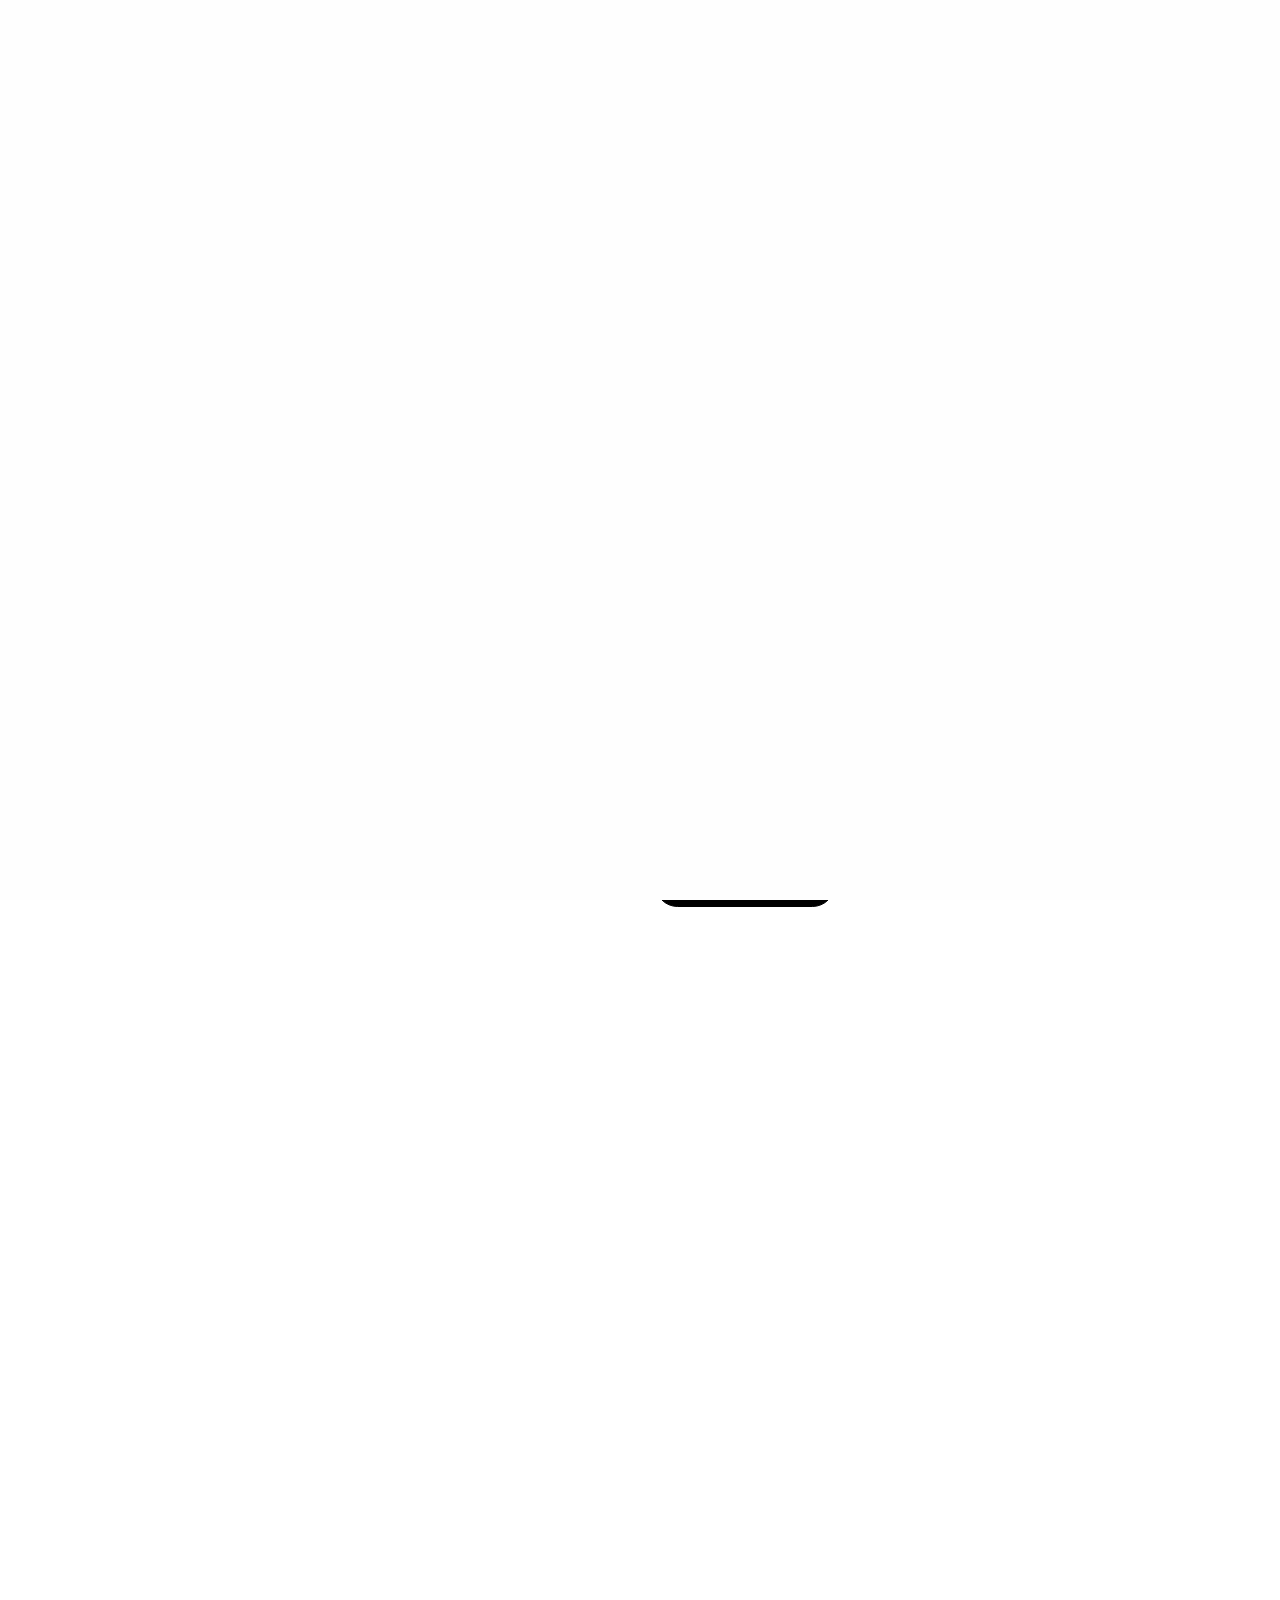
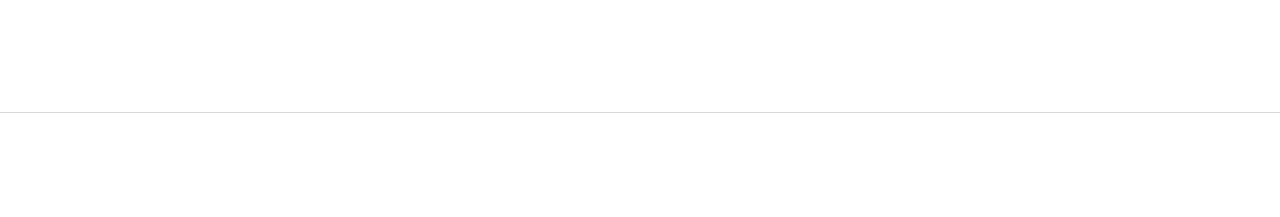
<file: demo/contact.html>
<!doctype html>
<!--[if lt IE 7]>      <html class="no-js lt-ie9 lt-ie8 lt-ie7" lang=""> <![endif]-->
<!--[if IE 7]>         <html class="no-js lt-ie9 lt-ie8" lang=""> <![endif]-->
<!--[if IE 8]>         <html class="no-js lt-ie9" lang=""> <![endif]-->
<!--[if gt IE 8]><!--> <html class="no-js" lang=""> <!--<![endif]-->
    <head>
        <meta charset="utf-8">
        <meta http-equiv="X-UA-Compatible" content="IE=edge,chrome=1">
        <title>Clemo – Free HTML5 Multipurpose Portfolio Page Template</title>
        <meta name="description" content="">
        <meta name="viewport" content="width=device-width, initial-scale=1">
        <link rel="apple-touch-icon" href="apple-touch-icon.png">


        <link rel="stylesheet" href="assets/css/fonticons.css">
        <link rel="stylesheet" href="assets/css/slider-pro.css">
        <link rel="stylesheet" href="assets/css/stylesheet.css">
        <link rel="stylesheet" href="assets/css/font-awesome.min.css">
        <link rel="stylesheet" href="assets/css/bootstrap.min.css">


        <!--For Plugins external css-->
        <link rel="stylesheet" href="assets/css/plugins.css" />

        <!--Theme custom css -->
        <link rel="stylesheet" href="assets/css/style.css">

        <!--Theme Responsive css-->
        <link rel="stylesheet" href="assets/css/responsive.css" />

        <script src="assets/js/vendor/modernizr-2.8.3-respond-1.4.2.min.js"></script>
    </head>
    <body data-spy="scroll" data-target=".navbar-collapse">
        <!--[if lt IE 8]>
            <p class="browserupgrade">You are using an <strong>outdated</strong> browser. Please <a href="http://browsehappy.com/">upgrade your browser</a> to improve your experience.</p>
        <![endif]-->
        <div class='preloader'><div class='loaded'>&nbsp;</div></div>
        <header id="main_menu" class="header navbar-fixed-top">            
            <div class="main_menu_bg">
                <div class="container">
                    <div class="row">
                        <div class="nave_menu">
                            <nav class="navbar navbar-default" id="navmenu">
                                <div class="container-fluid">
                                    <!-- Brand and toggle get grouped for better mobile display -->
                                    <div class="navbar-header">
                                        <button type="button" class="navbar-toggle collapsed" data-toggle="collapse" data-target="#bs-example-navbar-collapse-1" aria-expanded="false">
                                            <span class="sr-only">Toggle navigation</span>
                                            <span class="icon-bar"></span>
                                            <span class="icon-bar"></span>
                                            <span class="icon-bar"></span>
                                        </button>
                                        <a class="navbar-brand" href="index.html">
                                            <img src="assets/images/logo.png"/>
                                        </a>
                                    </div>

                                    <!-- Collect the nav links, forms, and other content for toggling -->



                                    <div class="collapse navbar-collapse" id="bs-example-navbar-collapse-1">
                                        <ul class="nav navbar-nav navbar-right">
                                            <li><a href="aboutus.html">about us</a></li>
                                            <li class="dropdown"><a href="#" class="dropdown-toggle" data-toggle="dropdown" role="button" aria-haspopup="true">services</a>
                                                <ul class="dropdown-menu">
                                                    <li><a href="service.html">service page</a></li>
                                                    <li><a href="service1.html">service page two</a></li>
                                                </ul>
                                            </li>
                                            <li class="dropdown"><a href="#" class="dropdown-toggle" data-toggle="dropdown" role="button" aria-haspopup="true">works</a>
                                                <ul class="dropdown-menu">
                                                    <li><a href="work.html">work page</a></li>
                                                    <li><a href="work1.html">work page Two</a></li>
                                                </ul>
                                            </li>
                                            <li class="dropdown"><a href="#" class="dropdown-toggle" data-toggle="dropdown" role="button" aria-haspopup="true">blog</a>
                                                <ul class="dropdown-menu">
                                                    <li><a href="blog.html">blog page</a></li>
                                                    <li><a href="bloginner.html">singleblog page</a></li>
                                                </ul>
                                            </li>
                                            <li><a href="contact.html">contact</a></li>
                                        </ul>    
                                    </div>

                                </div>
                            </nav>
                        </div>	
                    </div>

                </div>

            </div>
        </header> <!--End of header -->



        <!-- Contact Section -->
        <section id="contact" class="contactus margin-top-120">
            <div class="container">
                <div class="row">
                    <div class="col-sm-12">
                        <div class="main_contact sections">
                            <div class="head_title text-center">
                                <h1>get in touch</h1>
                            </div>

                            <div class="row">
                                <div class="contact_contant">
                                    <div class="col-sm-6 col-xs-12">
                                        <div class="single_message_right_info">
                                            <ul>
                                                <li><i class="fa fa-map-marker"></i> <span>23 Mulholland Drive, Suite 721. Los Angeles 10010
                                                        100 S. Main Street. Los Angeles 90012</span></li>

                                                <li><i class="fa fa-mobile-phone"></i> <span>+1-670-567-5590</span></li>

                                                <li><i class="fa fa-envelope-o"></i> <span>hello@clemocreative.com</span></li>
                                            </ul>

                                            <div class="work_socail transition">
                                                <a href=""><i class="fa fa-facebook img-circle"></i></a>
                                                <a href=""><i class="fa fa-twitter img-circle"></i></a>
                                                <a href=""><i class="fa fa-google-plus img-circle"></i></a>
                                                <a href=""><i class="fa fa-pinterest img-circle"></i></a>
                                                <a href=""><i class="fa fa-instagram img-circle"></i></a>
                                            </div>
                                        </div>
                                    </div><!-- End of col-sm-6 -->

                                    <div class="col-sm-6 col-xs-12">
                                        <div class="single_contant_left margin-top-60">
                                            <form action="#" id="formid">
                                                <!--<div class="col-lg-8 col-md-8 col-sm-10 col-lg-offset-2 col-md-offset-2 col-sm-offset-1">-->

                                                <div class="form-group">
                                                    <label>name</label>
                                                    <input type="text" class="form-control" name="name" required="">
                                                </div>

                                                <div class="form-group">
                                                    <label>e-mail</label>
                                                    <input type="email" class="form-control" name="email" required="">
                                                </div>

                                                <div class="form-group">
                                                    <label>your message</label>
                                                    <textarea class="form-control" name="message" rows="8"></textarea>
                                                </div>

                                                <div class="">
                                                    <input type="submit" value="submit" class="btn">
                                                </div>
                                                <!--</div>--> 
                                            </form>
                                        </div>
                                    </div>
                                </div> <!-- End of messsage contant-->
                            </div>
                        </div>
                    </div>
                </div><!-- End of row -->
            </div><!-- End of container -->
        </section><!-- End of contact Section -->


        <!-- Maps Section -->
        <section id="maps" class="maps ">
            <div class="ourmap"></div>
        </section><!-- End of Maps Section -->

        <!-- footer section -->
        <footer id="footer" class="footer">
            <div class="container">
                <div class="main_footer">
                    <div class="row">
                        <div class="col-sm-12">
                            <div class="copyright_text text-center">
                                <p class=" wow fadeInRight" data-wow-duration="1s">Made with <i class="fa fa-heart"></i> by <a target="_blank" href="http://bootstrapthemes.co">Bootstrap Themes</a>2016. All Rights Reserved</p>
                            </div>
                        </div>
                    </div>
                </div>
            </div><!-- End of container -->
        </footer><!-- End of footer Section-->



        <!-- START SCROLL TO TOP  -->

        <div class="scrollup">
            <a href="#"><i class="fa fa-chevron-up"></i></a>
        </div>

        <script src="assets/js/vendor/jquery-1.11.2.min.js"></script>
        <script src="assets/js/vendor/bootstrap.min.js"></script>
        <script src="assets/js/jquery.easing.1.3.js"></script>

        <script src="http://maps.google.com/maps/api/js"></script>
        <script src="assets/js/gmaps.min.js"></script>
        <script>
            var map = new GMaps({
                el: '.ourmap',
                lat: -12.043333,
                lng: -77.028333,
                scrollwheel: false,
                zoom: 15,
                zoomControl: true,
                panControl: false,
                streetViewControl: false,
                mapTypeControl: false,
                overviewMapControl: false,
                clickable: false,
                styles: [{'stylers': [{'hue': '#000'}, {saturation: -200},
                            {gamma: 0.50}]}]
            });
            map.addMarker({
                lat: -12.043333,
                lng: -77.028333
            });

        </script>
        <script src="assets/js/plugins.js"></script>
        <script src="assets/js/main.js"></script>

    </body>
</html>
</file>
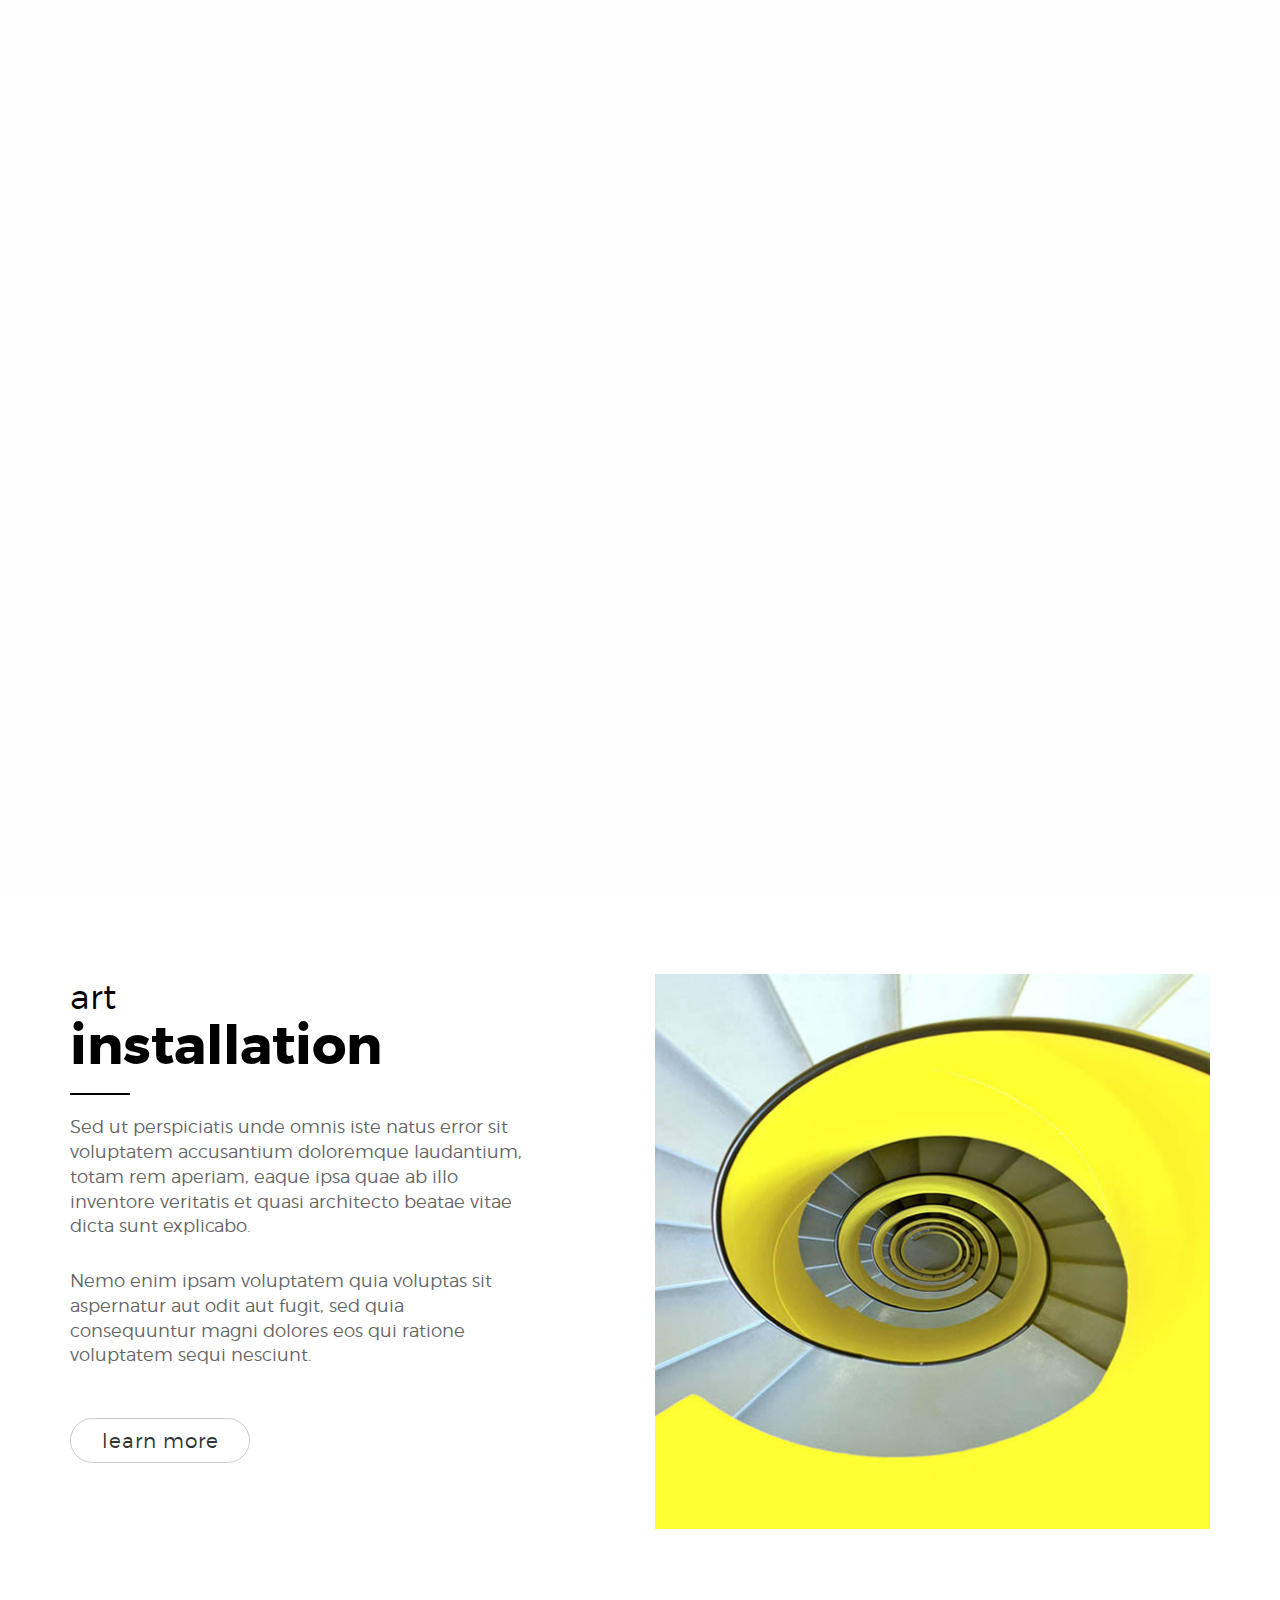
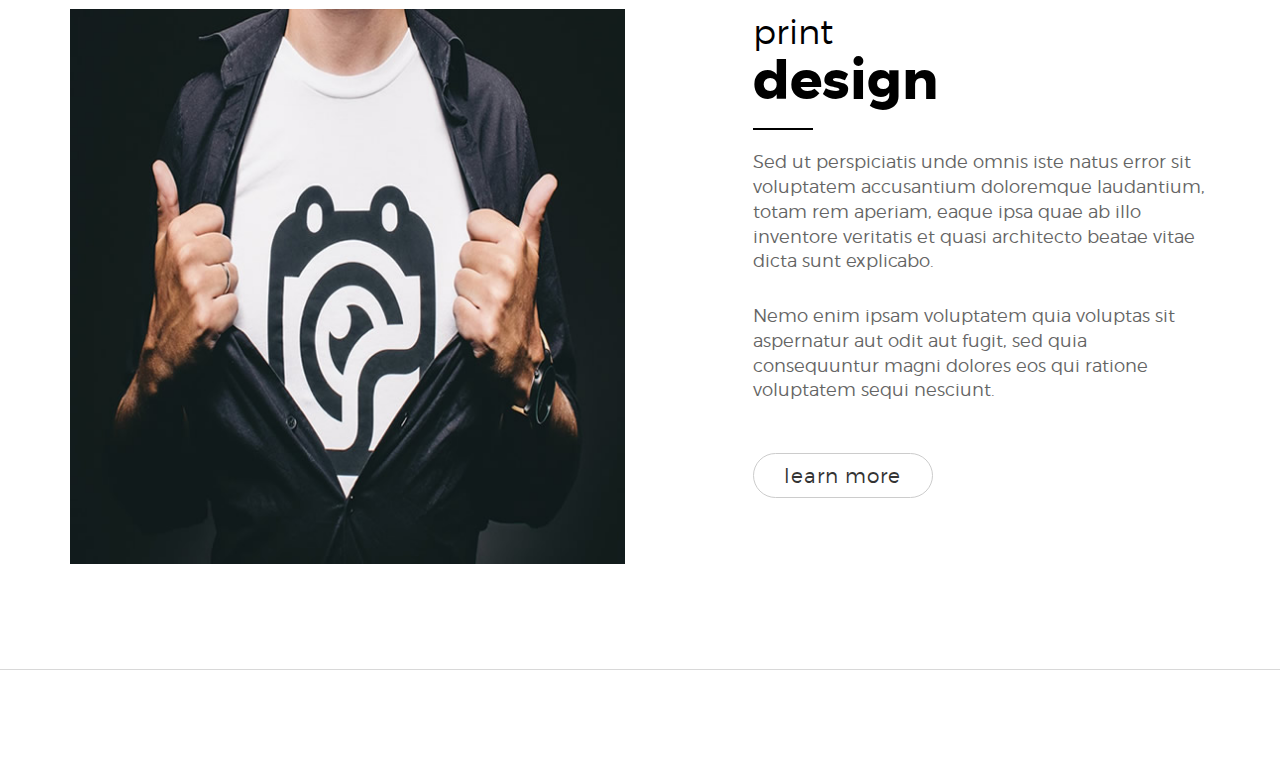
<file: demo/service.html>
<!doctype html>
<!--[if lt IE 7]>      <html class="no-js lt-ie9 lt-ie8 lt-ie7" lang=""> <![endif]-->
<!--[if IE 7]>         <html class="no-js lt-ie9 lt-ie8" lang=""> <![endif]-->
<!--[if IE 8]>         <html class="no-js lt-ie9" lang=""> <![endif]-->
<!--[if gt IE 8]><!--> <html class="no-js" lang=""> <!--<![endif]-->
    <head>
        <meta charset="utf-8">
        <meta http-equiv="X-UA-Compatible" content="IE=edge,chrome=1">
        <title>Clemo – Free HTML5 Multipurpose Portfolio Page Template</title>
        <meta name="description" content="">
        <meta name="viewport" content="width=device-width, initial-scale=1">
        <link rel="apple-touch-icon" href="apple-touch-icon.png">


        <link rel="stylesheet" href="assets/css/fonticons.css">
        <link rel="stylesheet" href="assets/css/stylesheet.css">
        <link rel="stylesheet" href="assets/css/font-awesome.min.css">
        <link rel="stylesheet" href="assets/css/bootstrap.min.css">


        <!--For Plugins external css-->
        <link rel="stylesheet" href="assets/css/plugins.css" />

        <!--Theme custom css -->
        <link rel="stylesheet" href="assets/css/style.css">

        <!--Theme Responsive css-->
        <link rel="stylesheet" href="assets/css/responsive.css" />

        <script src="assets/js/vendor/modernizr-2.8.3-respond-1.4.2.min.js"></script>
    </head>
    <body data-spy="scroll" data-target=".navbar-collapse">
        <!--[if lt IE 8]>
            <p class="browserupgrade">You are using an <strong>outdated</strong> browser. Please <a href="http://browsehappy.com/">upgrade your browser</a> to improve your experience.</p>
        <![endif]-->
        <div class='preloader'><div class='loaded'>&nbsp;</div></div>
        <header id="main_menu" class="header navbar-fixed-top">            
            <div class="main_menu_bg">
                <div class="container">
                    <div class="row">
                        <div class="nave_menu">
                            <nav class="navbar navbar-default" id="navmenu">
                                <div class="container-fluid">
                                    <!-- Brand and toggle get grouped for better mobile display -->
                                    <div class="navbar-header">
                                        <button type="button" class="navbar-toggle collapsed" data-toggle="collapse" data-target="#bs-example-navbar-collapse-1" aria-expanded="false">
                                            <span class="sr-only">Toggle navigation</span>
                                            <span class="icon-bar"></span>
                                            <span class="icon-bar"></span>
                                            <span class="icon-bar"></span>
                                        </button>
                                        <a class="navbar-brand" href="index.html">
                                            <img src="assets/images/logo.png"/>
                                        </a>
                                    </div>

                                    <!-- Collect the nav links, forms, and other content for toggling -->



                                    <div class="collapse navbar-collapse" id="bs-example-navbar-collapse-1">
                                        <ul class="nav navbar-nav navbar-right">
                                            <li><a href="aboutus.html">about us</a></li>
                                            <li class="dropdown"><a href="#" class="dropdown-toggle" data-toggle="dropdown" role="button" aria-haspopup="true">services</a>
                                                <ul class="dropdown-menu">
                                                    <li><a href="service.html">service page</a></li>
                                                    <li><a href="service1.html">service page two</a></li>
                                                </ul>
                                            </li>
                                            <li class="dropdown"><a href="#" class="dropdown-toggle" data-toggle="dropdown" role="button" aria-haspopup="true">works</a>
                                                <ul class="dropdown-menu">
                                                    <li><a href="work.html">work page</a></li>
                                                    <li><a href="work1.html">work page Two</a></li>
                                                </ul>
                                            </li>
                                            <li class="dropdown"><a href="#" class="dropdown-toggle" data-toggle="dropdown" role="button" aria-haspopup="true">blog</a>
                                                <ul class="dropdown-menu">
                                                    <li><a href="blog.html">blog page</a></li>
                                                    <li><a href="bloginner.html">singleblog page</a></li>
                                                </ul>
                                            </li>
                                            <li><a href="contact.html">contact</a></li>
                                        </ul>    
                                    </div>

                                </div>
                            </nav>
                        </div>	
                    </div>

                </div>

            </div>
        </header> <!--End of header -->



        <!-- Service Section -->
        <section id="service" class="service sections margin-top-120">
            <div class="container">
                <div class="row">
                    <div class="col-sm-12">
                        <div class="head_title text-center">
                            <h1>services</h1>
                        </div><!-- End of head title -->

                        <div class="main_service_area"> 
                            <div class="single_service_area">
                                <div class="row">
                                    <div class="col-sm-6">
                                        <div class="signle_service_left">
                                            <img src="assets/images/service4.jpg" alt="" />
                                        </div>
                                    </div>
                                    <div class="col-sm-5 col-sm-push-1">
                                        <div class="single_service">
                                            <h3>creative</h3>
                                            <h2>kitchen</h2>
                                            <div class="separator2"></div>
                                            <p>Sed ut perspiciatis unde omnis iste natus error sit voluptatem accusantium doloremque laudantium, totam rem aperiam,
                                                eaque ipsa quae ab illo inventore veritatis et quasi architecto beatae vitae dicta sunt explicabo.  </p>

                                            <p>Nemo enim ipsam voluptatem quia voluptas sit aspernatur aut odit aut fugit, 
                                                sed quia consequuntur magni dolores eos qui ratione voluptatem sequi nesciunt.</p>

                                            <a href="" class="btn btn-default">learn more</a>
                                        </div>
                                    </div>
                                </div>
                            </div><!-- End of single service area -->

                            <div class="single_service_area  margin-top-80">
                                <div class="row">

                                    <div class="col-sm-6 col-sm-push-6">
                                        <div class="signle_service_left">
                                            <img src="assets/images/service5.jpg" alt="" />
                                        </div>
                                    </div>

                                    <div class="col-sm-5 col-sm-pull-6">
                                        <div class="single_service">
                                            <h3>art</h3>
                                            <h2>installation</h2>
                                            <div class="separator2"></div>
                                            <p>Sed ut perspiciatis unde omnis iste natus error sit voluptatem accusantium doloremque laudantium, totam rem aperiam,
                                                eaque ipsa quae ab illo inventore veritatis et quasi architecto beatae vitae dicta sunt explicabo.  </p>

                                            <p>Nemo enim ipsam voluptatem quia voluptas sit aspernatur aut odit aut fugit, 
                                                sed quia consequuntur magni dolores eos qui ratione voluptatem sequi nesciunt.</p>

                                            <a href="" class="btn btn-default">learn more</a>
                                        </div>
                                    </div>

                                </div>
                            </div><!-- End of single service area -->

                            <div class="single_service_area margin-top-80">
                                <div class="row">
                                    <div class="col-sm-6">
                                        <div class="signle_service_left">
                                            <img src="assets/images/service6.jpg" alt="" />
                                        </div>
                                    </div>
                                    <div class="col-sm-5 col-sm-push-1">
                                        <div class="single_service">
                                            <h3>print</h3>
                                            <h2>design</h2>
                                            <div class="separator2"></div>
                                            <p>Sed ut perspiciatis unde omnis iste natus error sit voluptatem accusantium doloremque laudantium, totam rem aperiam,
                                                eaque ipsa quae ab illo inventore veritatis et quasi architecto beatae vitae dicta sunt explicabo.  </p>

                                            <p>Nemo enim ipsam voluptatem quia voluptas sit aspernatur aut odit aut fugit, 
                                                sed quia consequuntur magni dolores eos qui ratione voluptatem sequi nesciunt.</p>

                                            <a href="" class="btn btn-default">learn more</a>
                                        </div>
                                    </div>
                                </div>
                            </div><!-- End of single service area -->
                        </div>
                    </div><!-- End of col-sm-12 -->
                </div><!-- End of row -->
            </div><!-- End of Container -->
        </section><!-- End of Service Section -->



        <!-- footer Section -->
        <footer id="footer" class="footer">
            <div class="container">
                <div class="main_footer">
                    <div class="row">
                        <div class="col-sm-12">
                            <div class="copyright_text text-center">
                                <p class=" wow fadeInRight" data-wow-duration="1s">Made with <i class="fa fa-heart"></i> by <a target="_blank" href="http://bootstrapthemes.co">Bootstrap Themes</a>2016. All Rights Reserved</p>
                            </div>
                        </div>
                    </div>
                </div>
            </div><!-- End of container -->
        </footer><!-- End of footer -->



        <!-- START SCROLL TO TOP  -->

        <div class="scrollup">
            <a href="#"><i class="fa fa-chevron-up"></i></a>
        </div>

        <script src="assets/js/vendor/jquery-1.11.2.min.js"></script>
        <script src="assets/js/vendor/bootstrap.min.js"></script>

        <script src="assets/js/jquery.easing.1.3.js"></script>

        <script src="assets/js/plugins.js"></script>
        <script src="assets/js/main.js"></script>

    </body>
</html>
</file>
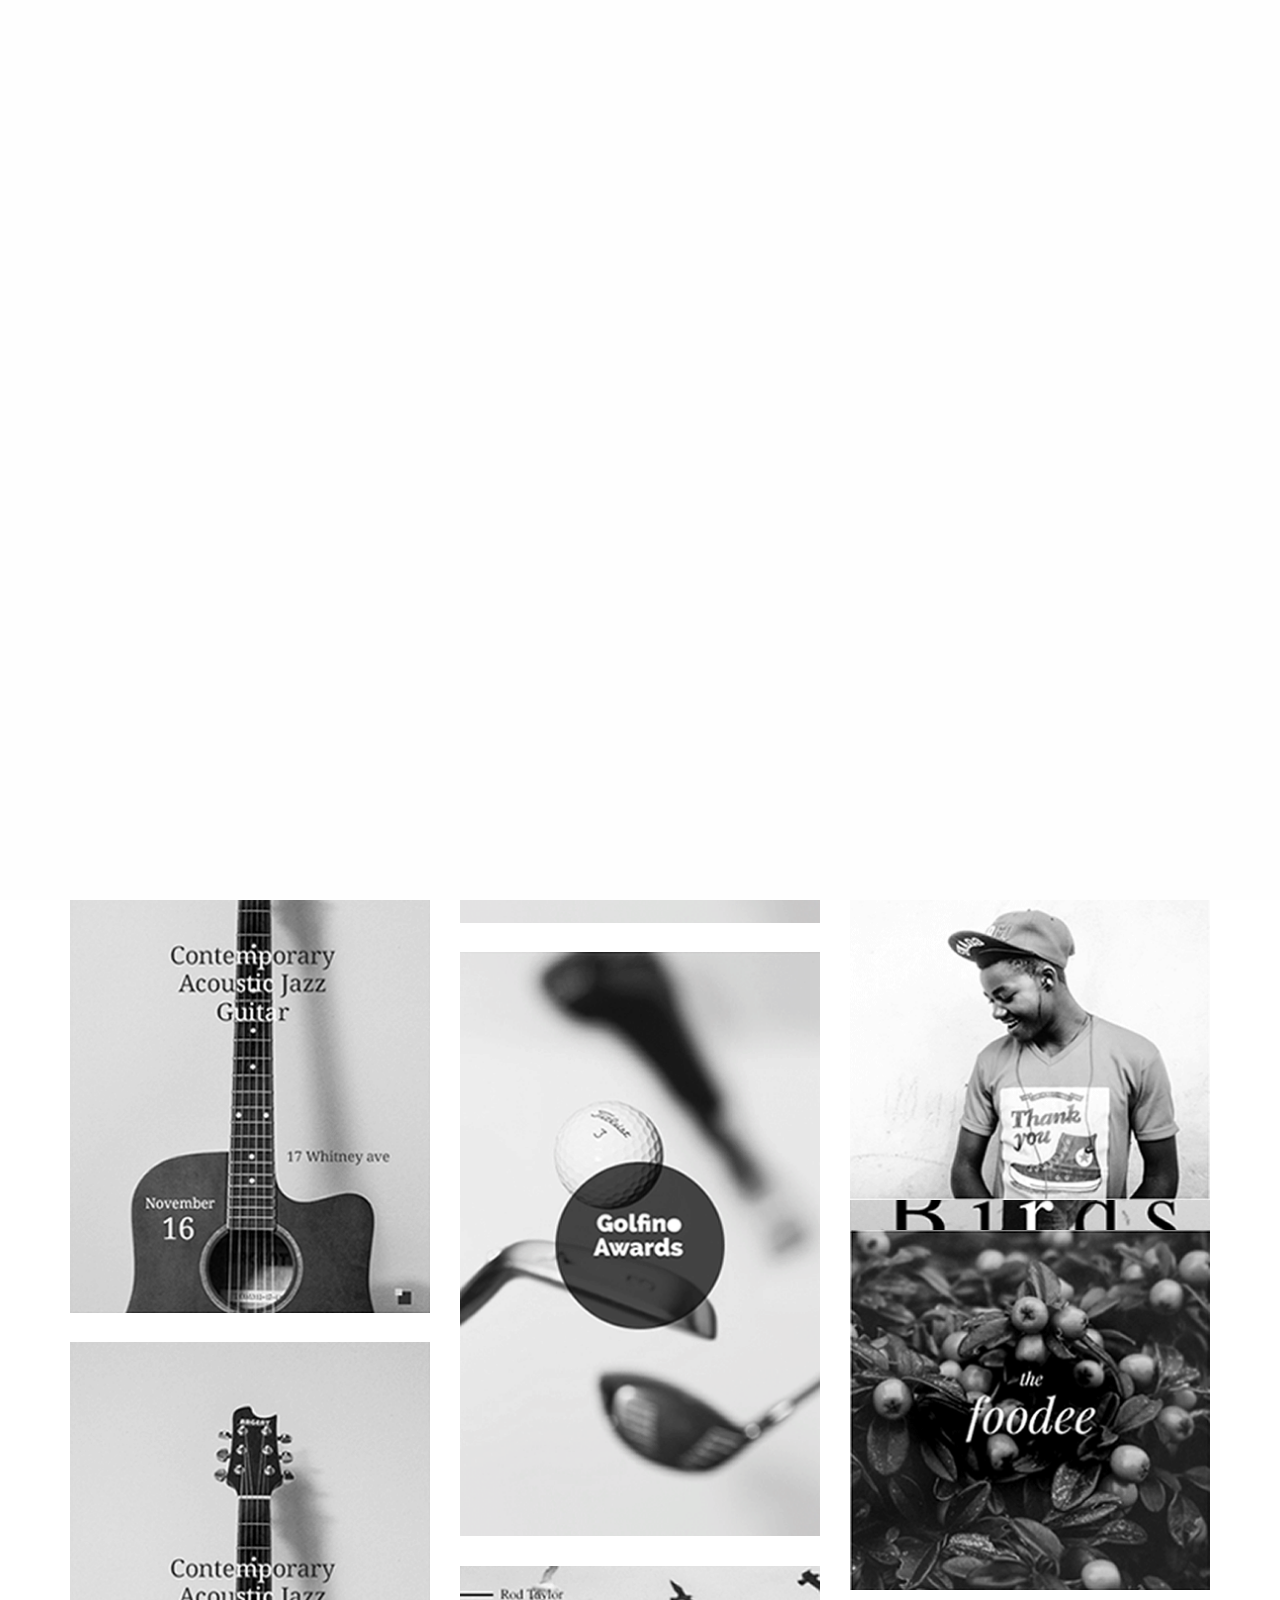
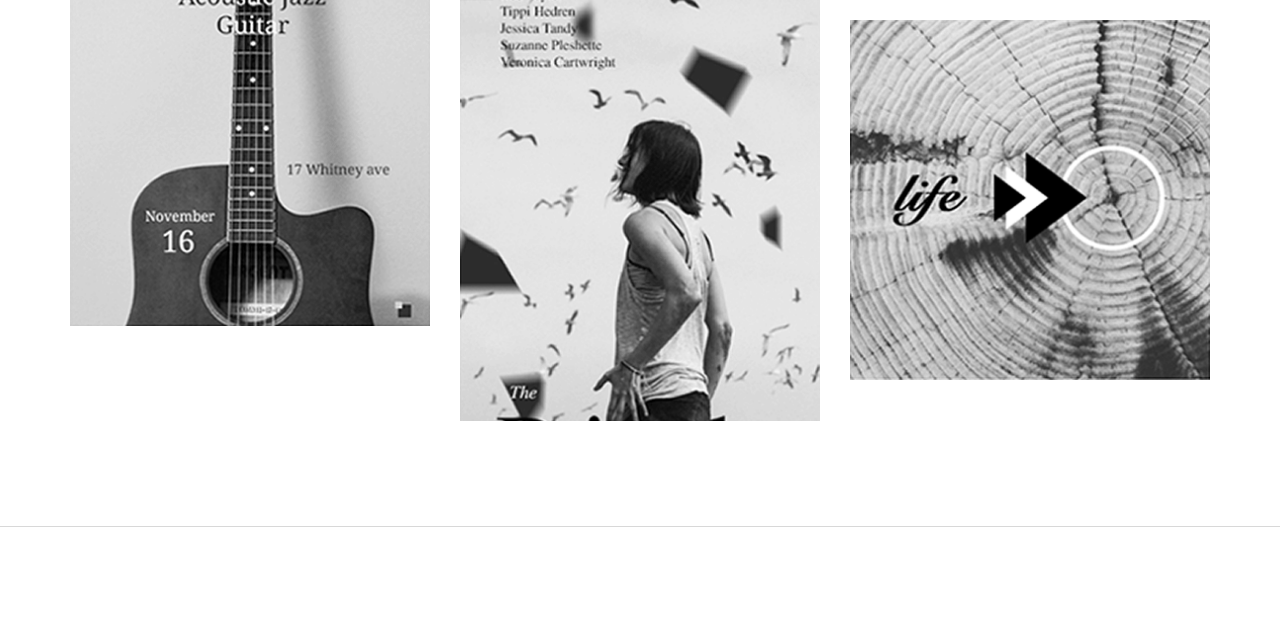
<file: demo/work.html>
<!doctype html>
<!--[if lt IE 7]>      <html class="no-js lt-ie9 lt-ie8 lt-ie7" lang=""> <![endif]-->
<!--[if IE 7]>         <html class="no-js lt-ie9 lt-ie8" lang=""> <![endif]-->
<!--[if IE 8]>         <html class="no-js lt-ie9" lang=""> <![endif]-->
<!--[if gt IE 8]><!--> <html class="no-js" lang=""> <!--<![endif]-->
    <head>
        <meta charset="utf-8">
        <meta http-equiv="X-UA-Compatible" content="IE=edge,chrome=1">
        <title>Clemo – Free HTML5 Multipurpose Portfolio Page Template</title>
        <meta name="description" content="">
        <meta name="viewport" content="width=device-width, initial-scale=1">
        <link rel="apple-touch-icon" href="apple-touch-icon.png">


        <link rel="stylesheet" href="assets/css/fonticons.css">
        <link rel="stylesheet" href="assets/css/slider-pro.css">
        <link rel="stylesheet" href="assets/css/stylesheet.css">
        <link rel="stylesheet" href="assets/css/font-awesome.min.css">
        <link rel="stylesheet" href="assets/css/bootstrap.min.css">


        <!--For Plugins external css-->
        <link rel="stylesheet" href="assets/css/plugins.css" />

        <!--Theme custom css -->
        <link rel="stylesheet" href="assets/css/style.css">

        <!--Theme Responsive css-->
        <link rel="stylesheet" href="assets/css/responsive.css" />

        <script src="assets/js/vendor/modernizr-2.8.3-respond-1.4.2.min.js"></script>
    </head>
    <body data-spy="scroll" data-target=".navbar-collapse">
        <!--[if lt IE 8]>
            <p class="browserupgrade">You are using an <strong>outdated</strong> browser. Please <a href="http://browsehappy.com/">upgrade your browser</a> to improve your experience.</p>
        <![endif]-->
        <div class='preloader'><div class='loaded'>&nbsp;</div></div>
        <header id="main_menu" class="header navbar-fixed-top">            
            <div class="main_menu_bg">
                <div class="container">
                    <div class="row">
                        <div class="nave_menu">
                            <nav class="navbar navbar-default" id="navmenu">
                                <div class="container-fluid">
                                    <!-- Brand and toggle get grouped for better mobile display -->
                                    <div class="navbar-header">
                                        <button type="button" class="navbar-toggle collapsed" data-toggle="collapse" data-target="#bs-example-navbar-collapse-1" aria-expanded="false">
                                            <span class="sr-only">Toggle navigation</span>
                                            <span class="icon-bar"></span>
                                            <span class="icon-bar"></span>
                                            <span class="icon-bar"></span>
                                        </button>
                                        <a class="navbar-brand" href="index.html">
                                            <img src="assets/images/logo.png"/>
                                        </a>
                                    </div>

                                    <!-- Collect the nav links, forms, and other content for toggling -->



                                    <div class="collapse navbar-collapse" id="bs-example-navbar-collapse-1">
                                        <ul class="nav navbar-nav navbar-right">
                                            <li><a href="aboutus.html">about us</a></li>
                                            <li class="dropdown"><a href="#" class="dropdown-toggle" data-toggle="dropdown" role="button" aria-haspopup="true">services</a>
                                                <ul class="dropdown-menu">
                                                    <li><a href="service.html">service page</a></li>
                                                    <li><a href="service1.html">service page two</a></li>
                                                </ul>
                                            </li>
                                            <li class="dropdown"><a href="#" class="dropdown-toggle" data-toggle="dropdown" role="button" aria-haspopup="true">works</a>
                                                <ul class="dropdown-menu">
                                                    <li><a href="work.html">work page</a></li>
                                                    <li><a href="work1.html">work page Two</a></li>
                                                </ul>
                                            </li>
                                            <li class="dropdown"><a href="#" class="dropdown-toggle" data-toggle="dropdown" role="button" aria-haspopup="true">blog</a>
                                                <ul class="dropdown-menu">
                                                    <li><a href="blog.html">blog page</a></li>
                                                    <li><a href="bloginner.html">singleblog page</a></li>
                                                </ul>
                                            </li>
                                            <li><a href="contact.html">contact</a></li>
                                        </ul>    
                                    </div>

                                </div>
                            </nav>
                        </div>	
                    </div>

                </div>

            </div>
        </header> <!--End of header -->



        <!-- Work Section -->
        <section id="work" class="work sections">
            <div class="container">
                <div class="row">
                    <div class="main_mix_content text-center margin-top-120">
                        <div class="head_title">
                            <h1>works</h1>
                        </div><!-- End of head title -->


                        <div id="mixcontent" class="mixcontent text-center">
                            <div class="col-sm-4 col-xs-12 mix category-1">
                                <div class="single_mixi_portfolio">
                                    <img src="assets/images/pf01.png" alt="" />
                                    <div class="single_work_overlay">
                                        <h4>golfino
                                            awards</h4>
                                        <div class="separator"></div>
                                        <p>print design</p>
                                    </div>
                                </div>
                            </div>
                            <div class="col-sm-4 col-xs-12 mix category-1">
                                <div class="single_mixi_portfolio">
                                    <img src="assets/images/pf02.png" alt="" />
                                    <div class="single_work_overlay single_work_overlay2">
                                        <h4>golfino
                                            awards</h4>
                                        <div class="separator"></div>
                                        <p>print design</p>
                                    </div>
                                </div>
                            </div>
                            <div class="col-sm-4 col-xs-12 mix category-1">
                                <div class="single_mixi_portfolio">
                                    <img src="assets/images/pf3.png" alt="" />
                                    <div class="single_work_overlay">
                                        <h4>golfino
                                            awards</h4>
                                        <div class="separator"></div>
                                        <p>print design</p>
                                    </div>
                                </div>
                            </div>
                            <div class="col-sm-4 col-xs-12 mix category-1">
                                <div class="single_mixi_portfolio">
                                    <img src="assets/images/pf4.png" alt="" />
                                    <div class="single_work_overlay single_work_overlay2">
                                        <h4>golfino
                                            awards</h4>
                                        <div class="separator"></div>
                                        <p>print design</p>
                                    </div>
                                </div>
                            </div>

                            <div class="col-sm-4 col-xs-12 mix category-1">
                                <div class="single_mixi_portfolio">
                                    <img src="assets/images/pf6.png" alt="" />
                                    <div class="single_work_overlay single_work_overlay2">
                                        <h4>golfino
                                            awards</h4>
                                        <div class="separator"></div>
                                        <p>print design</p>
                                    </div>
                                </div>
                            </div>

                            <div class="col-sm-4 col-xs-12 mix category-1">
                                <div class="single_mixi_portfolio">
                                    <img src="assets/images/pf5.png" alt="" />
                                    <div class="single_work_overlay">
                                        <h4>golfino
                                            awards</h4>
                                        <div class="separator"></div>
                                        <p>print design</p>
                                    </div>
                                </div>
                            </div>
                            <div class="col-sm-4 col-xs-12 mix category-2">
                                <div class="single_mixi_portfolio">
                                    <img src="assets/images/pf01.png" alt="" />
                                    <div class="single_work_overlay">
                                        <h4>golfino
                                            awards</h4>
                                        <div class="separator"></div>
                                        <p>print design</p>
                                    </div>
                                </div>
                            </div>
                            <div class="col-sm-4 col-xs-12 mix category-2">
                                <div class="single_mixi_portfolio">
                                    <img src="assets/images/pf02.png" alt="" />
                                    <div class="single_work_overlay single_work_overlay2">
                                        <h4>golfino
                                            awards</h4>
                                        <div class="separator"></div>
                                        <p>print design</p>
                                    </div>
                                </div>
                            </div>
                            <div class="col-sm-4 col-xs-12 mix category-2">
                                <div class="single_mixi_portfolio">
                                    <img src="assets/images/pf3.png" alt="" />
                                    <div class="single_work_overlay">
                                        <h4>golfino
                                            awards</h4>
                                        <div class="separator"></div>
                                        <p>print design</p>
                                    </div>
                                </div>
                            </div>
                            <div class="col-sm-4 col-xs-12 mix category-2">
                                <div class="single_mixi_portfolio">
                                    <img src="assets/images/pf4.png" alt="" />
                                    <div class="single_work_overlay single_work_overlay2">
                                        <h4>golfino
                                            awards</h4>
                                        <div class="separator"></div>
                                        <p>print design</p>
                                    </div>
                                </div>
                            </div>
                            <div class="col-sm-4 col-xs-12 mix category-2">
                                <div class="single_mixi_portfolio">
                                    <img src="assets/images/pf6.png" alt="" />
                                    <div class="single_work_overlay single_work_overlay2">
                                        <h4>golfino
                                            awards</h4>
                                        <div class="separator"></div>
                                        <p>print design</p>
                                    </div>
                                </div>
                            </div>
                            <div class="col-sm-4 col-xs-12 mix category-2">
                                <div class="single_mixi_portfolio">
                                    <img src="assets/images/pf5.png" alt="" />
                                    <div class="single_work_overlay">
                                        <h4>golfino
                                            awards</h4>
                                        <div class="separator"></div>
                                        <p>print design</p>
                                    </div>
                                </div>
                            </div>

                        </div>

                        <a href="" class="btn">learn more</a>
                    </div>                     
                </div><!-- End of row -->
            </div><!-- End of Contaier -->
        </section><!-- End of portfolio Section -->   



        <!-- footer Section -->
        <footer id="footer" class="footer">
            <div class="container">
                <div class="main_footer">
                    <div class="row">
                        <div class="col-sm-12">
                            <div class="copyright_text text-center">
                                <p class=" wow fadeInRight" data-wow-duration="1s">Made with <i class="fa fa-heart"></i> by <a target="_blank" href="http://bootstrapthemes.co">Bootstrap Themes</a>2016. All Rights Reserved</p>
                            </div>
                        </div>
                    </div>
                </div>
            </div><!-- End of container -->
        </footer><!-- End of footer -->



        <!-- START SCROLL TO TOP  -->

        <div class="scrollup">
            <a href="#"><i class="fa fa-chevron-up"></i></a>
        </div>


        <!-- jQuery -->
        <script src="assets/js/vendor/jquery-1.11.2.min.js"></script>

        <!-- jQuery Bootstrap js  -->
        <script src="assets/js/vendor/bootstrap.min.js"></script>

        <!-- jQuery easing js  -->
        <script src="assets/js/jquery.easing.1.3.js"></script>

        <!-- jQuery masonry js  -->
        <script src="assets/js/masonry/masonry.min.js"></script>
        <script type="text/javascript">
            $('.mixcontent').masonry();
        </script>

        <!-- jQuery Mixitup  -->
        <script src="assets/js/jquery.mixitup.min.js"></script>
        <script type="text/javascript">
//            jQuery('#').mixItUp({
//                selectors: {
//                    target: '.tile',
//                    filter: '.filter'
//                },
//                animation: {
//                    animateResizeContainer: false,
//                    effects: 'fade scale'
//                }
//
//            });

            //           $('.mixitupId').mixItUp();
        </script>



        <!-- jQuery plugins  -->
        <script src="assets/js/plugins.js"></script>

        <!-- jQuery Main js  -->
        <script src="assets/js/main.js"></script>

    </body>
</html>
</file>
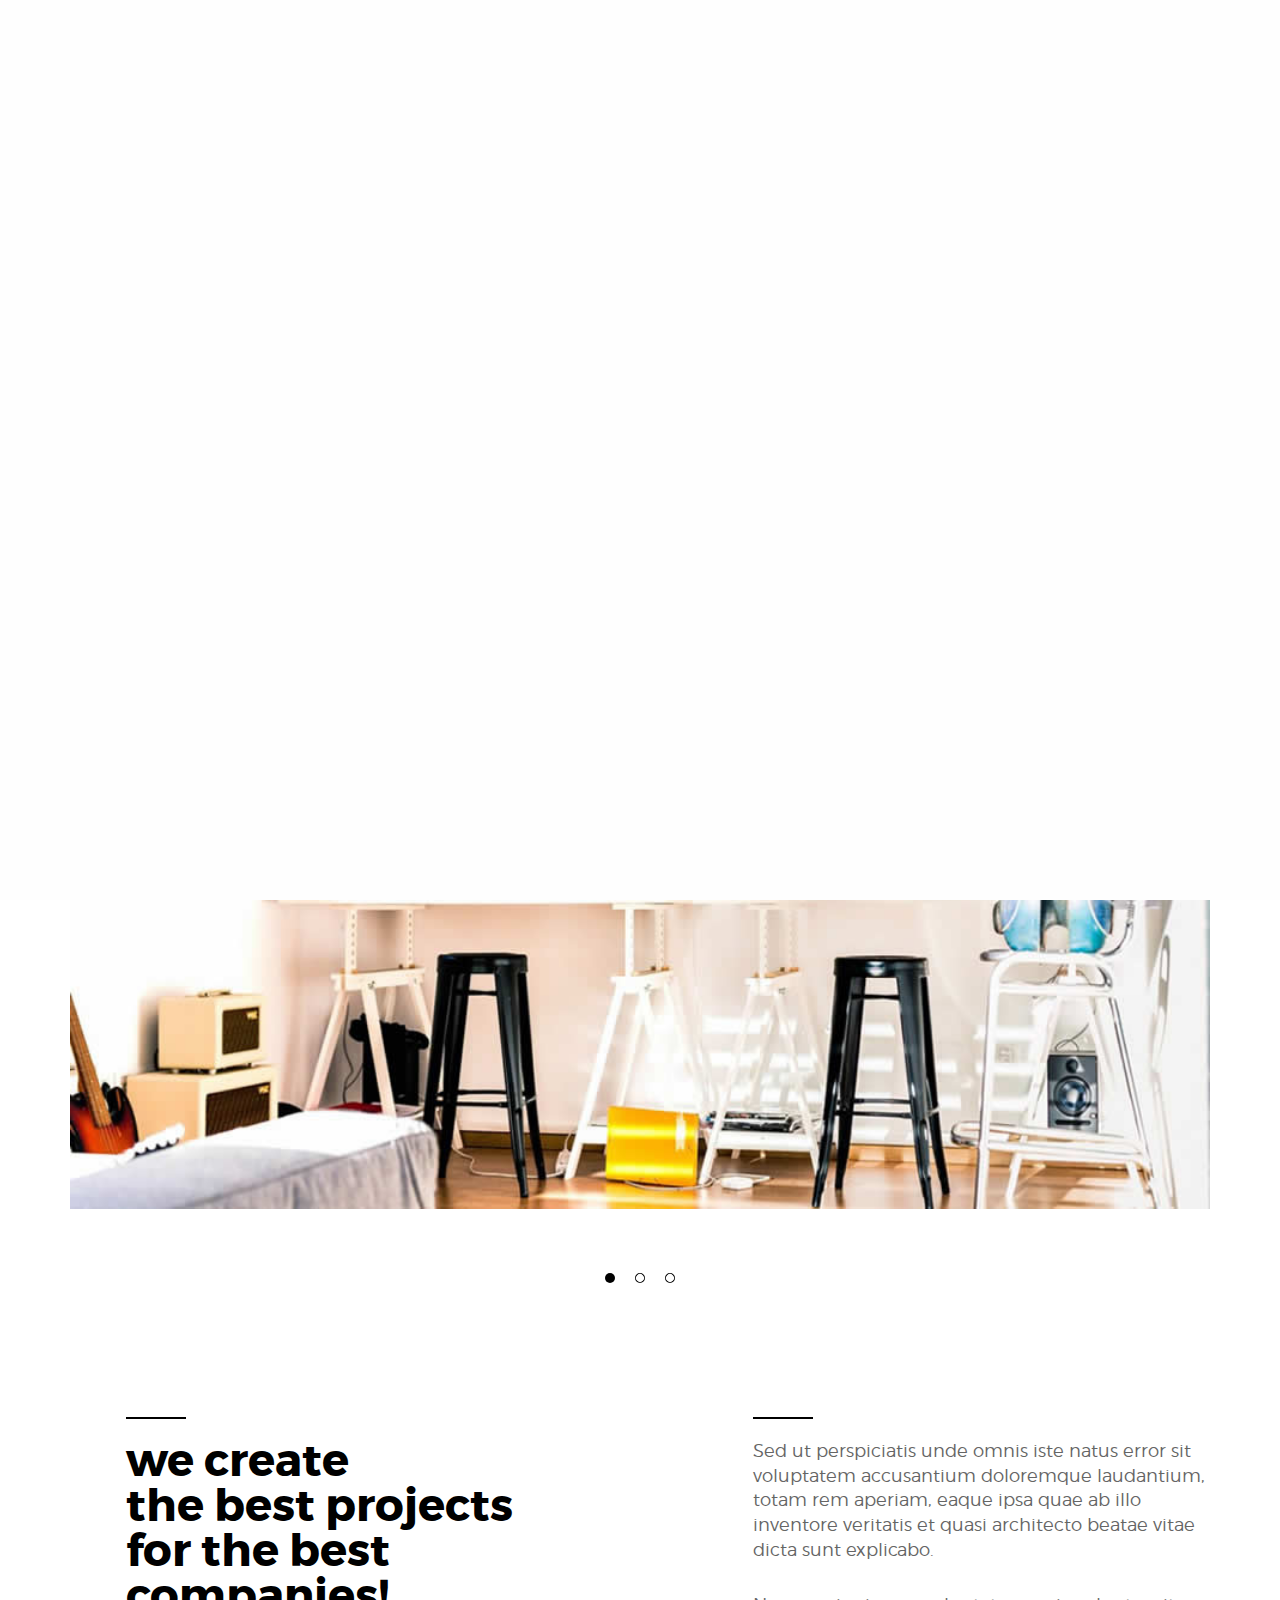
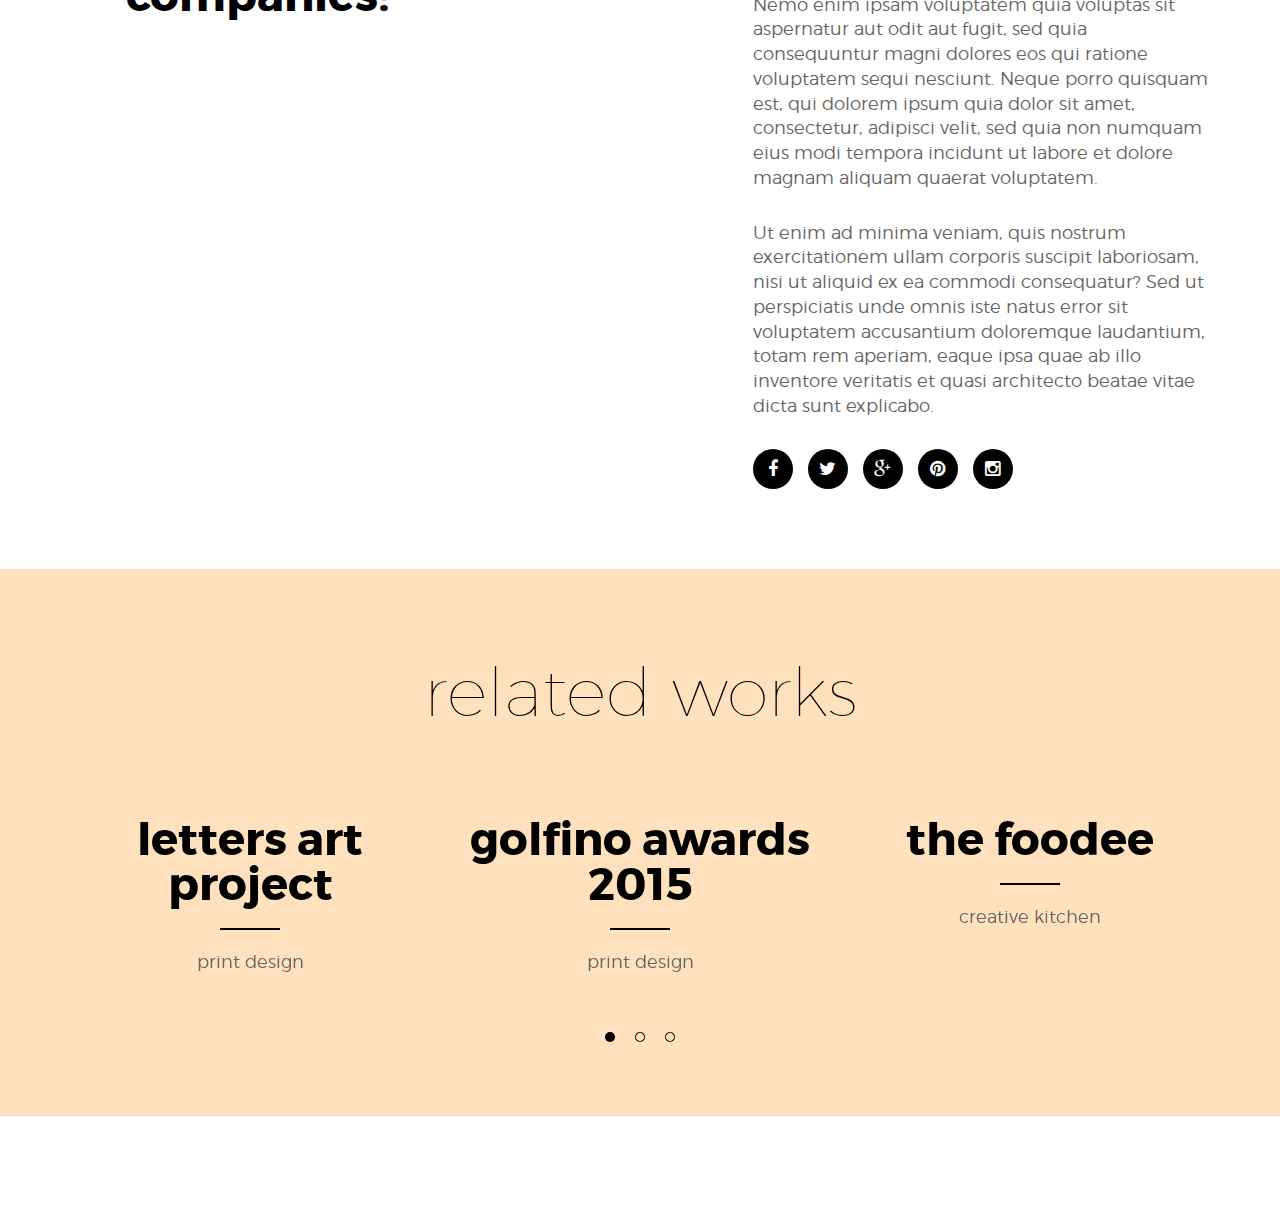
<file: demo/work1.html>
<!doctype html>
<!--[if lt IE 7]>      <html class="no-js lt-ie9 lt-ie8 lt-ie7" lang=""> <![endif]-->
<!--[if IE 7]>         <html class="no-js lt-ie9 lt-ie8" lang=""> <![endif]-->
<!--[if IE 8]>         <html class="no-js lt-ie9" lang=""> <![endif]-->
<!--[if gt IE 8]><!--> <html class="no-js" lang=""> <!--<![endif]-->
    <head>
        <meta charset="utf-8">
        <meta http-equiv="X-UA-Compatible" content="IE=edge,chrome=1">
        <title>Clemo – Free HTML5 Multipurpose Portfolio Page Template</title>
        <meta name="description" content="">
        <meta name="viewport" content="width=device-width, initial-scale=1">
        <link rel="apple-touch-icon" href="apple-touch-icon.png">


        <link rel="stylesheet" href="assets/css/fonticons.css">
        <link rel="stylesheet" href="assets/css/slider-pro.css">
        <link rel="stylesheet" href="assets/css/stylesheet.css">
        <link rel="stylesheet" href="assets/css/font-awesome.min.css">
        <link rel="stylesheet" href="assets/css/bootstrap.min.css">


        <!--For Plugins external css-->
        <link rel="stylesheet" href="assets/css/plugins.css" />

        <!--Theme custom css -->
        <link rel="stylesheet" href="assets/css/style.css">

        <!--Theme Responsive css-->
        <link rel="stylesheet" href="assets/css/responsive.css" />

        <script src="assets/js/vendor/modernizr-2.8.3-respond-1.4.2.min.js"></script>
    </head>
    <body data-spy="scroll" data-target=".navbar-collapse">
        <!--[if lt IE 8]>
            <p class="browserupgrade">You are using an <strong>outdated</strong> browser. Please <a href="http://browsehappy.com/">upgrade your browser</a> to improve your experience.</p>
        <![endif]-->
        <div class='preloader'><div class='loaded'>&nbsp;</div></div>
        <header id="main_menu" class="header navbar-fixed-top">            
            <div class="main_menu_bg">
                <div class="container">
                    <div class="row">
                        <div class="nave_menu">
                            <nav class="navbar navbar-default" id="navmenu">
                                <div class="container-fluid">
                                    <!-- Brand and toggle get grouped for better mobile display -->
                                    <div class="navbar-header">
                                        <button type="button" class="navbar-toggle collapsed" data-toggle="collapse" data-target="#bs-example-navbar-collapse-1" aria-expanded="false">
                                            <span class="sr-only">Toggle navigation</span>
                                            <span class="icon-bar"></span>
                                            <span class="icon-bar"></span>
                                            <span class="icon-bar"></span>
                                        </button>
                                        <a class="navbar-brand" href="index.html">
                                            <img src="assets/images/logo.png"/>
                                        </a>
                                    </div>

                                    <!-- Collect the nav links, forms, and other content for toggling -->



                                    <div class="collapse navbar-collapse" id="bs-example-navbar-collapse-1">
                                        <ul class="nav navbar-nav navbar-right">
                                            <li><a href="aboutus.html">about us</a></li>
                                            <li class="dropdown"><a href="#" class="dropdown-toggle" data-toggle="dropdown" role="button" aria-haspopup="true">services</a>
                                                <ul class="dropdown-menu">
                                                    <li><a href="service.html">service page</a></li>
                                                    <li><a href="service1.html">service page two</a></li>
                                                </ul>
                                            </li>
                                            <li class="dropdown"><a href="#" class="dropdown-toggle" data-toggle="dropdown" role="button" aria-haspopup="true">works</a>
                                                <ul class="dropdown-menu">
                                                    <li><a href="work.html">work page</a></li>
                                                    <li><a href="work1.html">work page Two</a></li>
                                                </ul>
                                            </li>
                                            <li class="dropdown"><a href="#" class="dropdown-toggle" data-toggle="dropdown" role="button" aria-haspopup="true">blog</a>
                                                <ul class="dropdown-menu">
                                                    <li><a href="blog.html">blog page</a></li>
                                                    <li><a href="bloginner.html">singleblog page</a></li>
                                                </ul>
                                            </li>
                                            <li><a href="contact.html">contact</a></li>
                                        </ul>    
                                    </div>

                                </div>
                            </nav>
                        </div>	
                    </div>

                </div>

            </div>
        </header> <!--End of header -->




        <!-- Service Section -->
        <section id="work1" class="work1 sections margin-top-120">
            <div class="container">
                <div class="row">
                    <div class="col-sm-12">
                        <div class="head_title text-center">
                            <h1>golfino awards</h1>
                        </div><!-- End of head title -->

                        <div class="main_work1_area">
                            <div class="main_work1_content">
                                <div class="single_work1">
                                    <img src="assets/images/workhome1.jpg" alt="" />
                                </div><!-- End of single single_work1 -->
                                <div class="single_work1">
                                    <img src="assets/images/workhome2.jpg" alt="" />
                                </div><!-- End of single single_work1 -->
                                <div class="single_work1">
                                    <img src="assets/images/workhome3.jpg" alt="" />
                                </div><!-- End of single single_work1 -->
                            </div>
                        </div>
                    </div><!-- End of col-sm-12 -->
                </div><!-- End of row -->
            </div><!-- End of Container -->
        </section><!-- End of Service Section -->



        <!-- work1_content Section -->
        <section id="work1_content" class="work1_content">
            <div class="container">
                <div class="row">
                    <div class="col-sm-12">
                        <div class="main_work1_content_area margin-bottom-80"> 
                            <div class="row">
                                <div class="col-sm-6">
                                    <div class="signle_work1_left">
                                        <div class="separator2"></div>
                                        <h4>we create <br />
                                            the best projects<br />
                                            for the best<br />
                                            companies!</h4>
                                    </div>
                                </div>

                                <div class="col-sm-5 col-sm-push-1">
                                    <div class="single_work1">
                                        <div class="separator2"></div>
                                        <p>Sed ut perspiciatis unde omnis iste natus error sit voluptatem accusantium doloremque laudantium, totam rem aperiam, 
                                            eaque ipsa quae ab illo inventore veritatis et quasi architecto beatae vitae dicta sunt explicabo. </p>

                                        <p>Nemo enim ipsam voluptatem quia voluptas sit aspernatur aut odit aut fugit, sed quia consequuntur magni dolores eos qui ratione voluptatem sequi nesciunt. Neque porro quisquam est, qui dolorem ipsum quia dolor sit amet, consectetur, adipisci velit, 
                                            sed quia non numquam eius modi tempora incidunt ut labore et dolore magnam aliquam quaerat voluptatem.</p>

                                        <p>Ut enim ad minima veniam, quis nostrum exercitationem ullam corporis suscipit laboriosam, nisi ut aliquid ex ea commodi consequatur? Sed ut perspiciatis unde omnis iste natus error sit voluptatem accusantium doloremque laudantium, 
                                            totam rem aperiam, eaque ipsa quae ab illo inventore veritatis et quasi architecto beatae vitae dicta sunt explicabo. </p>


                                        <div class="work_socail transition">
                                            <a href=""><i class="fa fa-facebook img-circle"></i></a>
                                            <a href=""><i class="fa fa-twitter img-circle"></i></a>
                                            <a href=""><i class="fa fa-google-plus img-circle"></i></a>
                                            <a href=""><i class="fa fa-pinterest img-circle"></i></a>
                                            <a href=""><i class="fa fa-instagram img-circle"></i></a>
                                        </div>
                                    </div>

                                </div>
                            </div>
                        </div>
                    </div><!-- End of col-sm-12 -->
                </div><!-- End of row -->
            </div><!-- End of Container -->
        </section><!-- End of service1 Section -->     



        <!-- Team Section -->
        <section id="work1_team" class="work1_team colorsbg sections">
            <div class="container">
                <div class="row">
                    <div class="main_work1_team_area">
                        <div class="head_title text-center">
                            <h1>related works</h1>
                        </div><!-- End of head title -->

                        <div class="main_work1_team text-center">
                            <div class="single_work1_team">
                                <div class="col-sm-12">
                                    <div class="row">
                                        <div class="col-sm-4">
                                            <div class="team">
                                                <h4>letters art
                                                    project</h4>
                                                <div class="separator"></div>
                                                <p>print design</p>
                                            </div>
                                        </div> <!-- End of col-sm-4 --> 
                                        <div class="col-sm-4">
                                            <div class="team">
                                                <h4>golfino awards
                                                    2015</h4>
                                                <div class="separator"></div>
                                                <p>print design</p>
                                            </div>
                                        </div> <!-- End of col-sm-4 --> 
                                        <div class="col-sm-4">
                                            <div class="team">
                                                <h4>the foodee</h4>
                                                <div class="separator"></div>
                                                <p>creative kitchen</p>
                                            </div>
                                        </div><!-- End of col-sm-4 -->  
                                    </div>
                                </div><!-- End of col-sm-10 -->
                            </div>

                            <div class="single_work1_team">
                                <div class="col-sm-10 col-sm-offset-1">
                                    <div class="row">
                                        <div class="col-sm-4">
                                            <div class="team">
                                                <h4>letters art
                                                    project</h4>
                                                <div class="separator"></div>
                                                <p>print design</p>
                                            </div>
                                        </div> <!-- End of col-sm-4 --> 
                                        <div class="col-sm-4">
                                            <div class="team">
                                                <h4>golfino awards
                                                    2015</h4>
                                                <div class="separator"></div>
                                                <p>print design</p>
                                            </div>
                                        </div> <!-- End of col-sm-4 --> 
                                        <div class="col-sm-4">
                                            <div class="team">
                                                <h4>the foodee</h4>
                                                <div class="separator"></div>
                                                <p>creative kitchen</p>
                                            </div>
                                        </div><!-- End of col-sm-4 -->  
                                    </div>
                                </div><!-- End of col-sm-10 -->
                            </div>
                            <div class="single_work1_team">
                                <div class="col-sm-10 col-sm-offset-1">
                                    <div class="row">
                                        <div class="col-sm-4">
                                            <div class="team">
                                                <h4>letters art
                                                    project</h4>
                                                <div class="separator"></div>
                                                <p>print design</p>
                                            </div>
                                        </div> <!-- End of col-sm-4 --> 
                                        <div class="col-sm-4">
                                            <div class="team">
                                                <h4>golfino awards
                                                    2015</h4>
                                                <div class="separator"></div>
                                                <p>print design</p>
                                            </div>
                                        </div> <!-- End of col-sm-4 --> 
                                        <div class="col-sm-4">
                                            <div class="team">
                                                <h4>the foodee</h4>
                                                <div class="separator"></div>
                                                <p>creative kitchen</p>
                                            </div>
                                        </div><!-- End of col-sm-4 -->  
                                    </div>
                                </div><!-- End of col-sm-10 -->
                            </div>
                        </div>
                    </div>
                </div><!-- End of row -->
            </div><!-- End of Contaier -->
        </section><!-- End of portfolio Section --> 


        <!-- footer Section -->
        <footer id="footer" class="footer">
            <div class="container">
                <div class="main_footer">
                    <div class="row">
                        <div class="col-sm-12">
                            <div class="copyright_text text-center">
                                <p class=" wow fadeInRight" data-wow-duration="1s">Made with <i class="fa fa-heart"></i> by <a target="_blank" href="http://bootstrapthemes.co">Bootstrap Themes</a>2016. All Rights Reserved</p>
                            </div>
                        </div>
                    </div>
                </div>
            </div><!-- End of container -->
        </footer><!-- End of footer -->



        <!-- START SCROLL TO TOP  -->

        <div class="scrollup">
            <a href="#"><i class="fa fa-chevron-up"></i></a>
        </div>

        <script src="assets/js/vendor/jquery-1.11.2.min.js"></script>
        <script src="assets/js/vendor/bootstrap.min.js"></script>

        <script src="assets/js/jquery.easing.1.3.js"></script>
        <script src="assets/js/masonry/masonry.min.js"></script>
        <script type="text/javascript">
            $('.mixcontent').masonry();
        </script>

        <script src="assets/js/jquery.sliderPro.min.js"></script>
        <script type="text/javascript">
            $(document).ready(function ($) {
                $('#example3').sliderPro({
                    width: 960,
                    height: 200,
                    fade: true,
                    arrows: false,
                    buttons: true,
                    fullScreen: false,
                    shuffle: true,
                    smallSize: 500,
                    mediumSize: 1000,
                    largeSize: 3000,
                    thumbnailArrows: true,
                    autoplay: false,
                    thumbnailsContainerSize: 960

                });
            });
        </script>
        <script src="assets/js/plugins.js"></script>
        <script src="assets/js/main.js"></script>

    </body>
</html>
</file>
<file: demo/assets/css/fonticons.css>
@font-face {
	font-family: 'Linearicons-Free';
	src:url('../fonts/Linearicons-Free.eot?w118d');
	src:url('../fonts/Linearicons-Free.eot?#iefixw118d') format('embedded-opentype'),
		url('../fonts/Linearicons-Free.woff2?w118d') format('woff2'),
		url('../fonts/Linearicons-Free.woff?w118d') format('woff'),
		url('../fonts/Linearicons-Free.ttf?w118d') format('truetype'),
		url('../fonts/Linearicons-Free.svg?w118d#Linearicons-Free') format('svg');
	font-weight: normal;
	font-style: normal;
}

.lnr {
	font-family: 'Linearicons-Free';
	speak: none;
	font-style: normal;
	font-weight: normal;
	font-variant: normal;
	text-transform: none;
	line-height: 1;

	/* Better Font Rendering =========== */
	-webkit-font-smoothing: antialiased;
	-moz-osx-font-smoothing: grayscale;
}

.lnr-home:before {
	content: "\e800";
}
.lnr-apartment:before {
	content: "\e801";
}
.lnr-pencil:before {
	content: "\e802";
}
.lnr-magic-wand:before {
	content: "\e803";
}
.lnr-drop:before {
	content: "\e804";
}
.lnr-lighter:before {
	content: "\e805";
}
.lnr-poop:before {
	content: "\e806";
}
.lnr-sun:before {
	content: "\e807";
}
.lnr-moon:before {
	content: "\e808";
}
.lnr-cloud:before {
	content: "\e809";
}
.lnr-cloud-upload:before {
	content: "\e80a";
}
.lnr-cloud-download:before {
	content: "\e80b";
}
.lnr-cloud-sync:before {
	content: "\e80c";
}
.lnr-cloud-check:before {
	content: "\e80d";
}
.lnr-database:before {
	content: "\e80e";
}
.lnr-lock:before {
	content: "\e80f";
}
.lnr-cog:before {
	content: "\e810";
}
.lnr-trash:before {
	content: "\e811";
}
.lnr-dice:before {
	content: "\e812";
}
.lnr-heart:before {
	content: "\e813";
}
.lnr-star:before {
	content: "\e814";
}
.lnr-star-half:before {
	content: "\e815";
}
.lnr-star-empty:before {
	content: "\e816";
}
.lnr-flag:before {
	content: "\e817";
}
.lnr-envelope:before {
	content: "\e818";
}
.lnr-paperclip:before {
	content: "\e819";
}
.lnr-inbox:before {
	content: "\e81a";
}
.lnr-eye:before {
	content: "\e81b";
}
.lnr-printer:before {
	content: "\e81c";
}
.lnr-file-empty:before {
	content: "\e81d";
}
.lnr-file-add:before {
	content: "\e81e";
}
.lnr-enter:before {
	content: "\e81f";
}
.lnr-exit:before {
	content: "\e820";
}
.lnr-graduation-hat:before {
	content: "\e821";
}
.lnr-license:before {
	content: "\e822";
}
.lnr-music-note:before {
	content: "\e823";
}
.lnr-film-play:before {
	content: "\e824";
}
.lnr-camera-video:before {
	content: "\e825";
}
.lnr-camera:before {
	content: "\e826";
}
.lnr-picture:before {
	content: "\e827";
}
.lnr-book:before {
	content: "\e828";
}
.lnr-bookmark:before {
	content: "\e829";
}
.lnr-user:before {
	content: "\e82a";
}
.lnr-users:before {
	content: "\e82b";
}
.lnr-shirt:before {
	content: "\e82c";
}
.lnr-store:before {
	content: "\e82d";
}
.lnr-cart:before {
	content: "\e82e";
}
.lnr-tag:before {
	content: "\e82f";
}
.lnr-phone-handset:before {
	content: "\e830";
}
.lnr-phone:before {
	content: "\e831";
}
.lnr-pushpin:before {
	content: "\e832";
}
.lnr-map-marker:before {
	content: "\e833";
}
.lnr-map:before {
	content: "\e834";
}
.lnr-location:before {
	content: "\e835";
}
.lnr-calendar-full:before {
	content: "\e836";
}
.lnr-keyboard:before {
	content: "\e837";
}
.lnr-spell-check:before {
	content: "\e838";
}
.lnr-screen:before {
	content: "\e839";
}
.lnr-smartphone:before {
	content: "\e83a";
}
.lnr-tablet:before {
	content: "\e83b";
}
.lnr-laptop:before {
	content: "\e83c";
}
.lnr-laptop-phone:before {
	content: "\e83d";
}
.lnr-power-switch:before {
	content: "\e83e";
}
.lnr-bubble:before {
	content: "\e83f";
}
.lnr-heart-pulse:before {
	content: "\e840";
}
.lnr-construction:before {
	content: "\e841";
}
.lnr-pie-chart:before {
	content: "\e842";
}
.lnr-chart-bars:before {
	content: "\e843";
}
.lnr-gift:before {
	content: "\e844";
}
.lnr-diamond:before {
	content: "\e845";
}
.lnr-linearicons:before {
	content: "\e846";
}
.lnr-dinner:before {
	content: "\e847";
}
.lnr-coffee-cup:before {
	content: "\e848";
}
.lnr-leaf:before {
	content: "\e849";
}
.lnr-paw:before {
	content: "\e84a";
}
.lnr-rocket:before {
	content: "\e84b";
}
.lnr-briefcase:before {
	content: "\e84c";
}
.lnr-bus:before {
	content: "\e84d";
}
.lnr-car:before {
	content: "\e84e";
}
.lnr-train:before {
	content: "\e84f";
}
.lnr-bicycle:before {
	content: "\e850";
}
.lnr-wheelchair:before {
	content: "\e851";
}
.lnr-select:before {
	content: "\e852";
}
.lnr-earth:before {
	content: "\e853";
}
.lnr-smile:before {
	content: "\e854";
}
.lnr-sad:before {
	content: "\e855";
}
.lnr-neutral:before {
	content: "\e856";
}
.lnr-mustache:before {
	content: "\e857";
}
.lnr-alarm:before {
	content: "\e858";
}
.lnr-bullhorn:before {
	content: "\e859";
}
.lnr-volume-high:before {
	content: "\e85a";
}
.lnr-volume-medium:before {
	content: "\e85b";
}
.lnr-volume-low:before {
	content: "\e85c";
}
.lnr-volume:before {
	content: "\e85d";
}
.lnr-mic:before {
	content: "\e85e";
}
.lnr-hourglass:before {
	content: "\e85f";
}
.lnr-undo:before {
	content: "\e860";
}
.lnr-redo:before {
	content: "\e861";
}
.lnr-sync:before {
	content: "\e862";
}
.lnr-history:before {
	content: "\e863";
}
.lnr-clock:before {
	content: "\e864";
}
.lnr-download:before {
	content: "\e865";
}
.lnr-upload:before {
	content: "\e866";
}
.lnr-enter-down:before {
	content: "\e867";
}
.lnr-exit-up:before {
	content: "\e868";
}
.lnr-bug:before {
	content: "\e869";
}
.lnr-code:before {
	content: "\e86a";
}
.lnr-link:before {
	content: "\e86b";
}
.lnr-unlink:before {
	content: "\e86c";
}
.lnr-thumbs-up:before {
	content: "\e86d";
}
.lnr-thumbs-down:before {
	content: "\e86e";
}
.lnr-magnifier:before {
	content: "\e86f";
}
.lnr-cross:before {
	content: "\e870";
}
.lnr-menu:before {
	content: "\e871";
}
.lnr-list:before {
	content: "\e872";
}
.lnr-chevron-up:before {
	content: "\e873";
}
.lnr-chevron-down:before {
	content: "\e874";
}
.lnr-chevron-left:before {
	content: "\e875";
}
.lnr-chevron-right:before {
	content: "\e876";
}
.lnr-arrow-up:before {
	content: "\e877";
}
.lnr-arrow-down:before {
	content: "\e878";
}
.lnr-arrow-left:before {
	content: "\e879";
}
.lnr-arrow-right:before {
	content: "\e87a";
}
.lnr-move:before {
	content: "\e87b";
}
.lnr-warning:before {
	content: "\e87c";
}
.lnr-question-circle:before {
	content: "\e87d";
}
.lnr-menu-circle:before {
	content: "\e87e";
}
.lnr-checkmark-circle:before {
	content: "\e87f";
}
.lnr-cross-circle:before {
	content: "\e880";
}
.lnr-plus-circle:before {
	content: "\e881";
}
.lnr-circle-minus:before {
	content: "\e882";
}
.lnr-arrow-up-circle:before {
	content: "\e883";
}
.lnr-arrow-down-circle:before {
	content: "\e884";
}
.lnr-arrow-left-circle:before {
	content: "\e885";
}
.lnr-arrow-right-circle:before {
	content: "\e886";
}
.lnr-chevron-up-circle:before {
	content: "\e887";
}
.lnr-chevron-down-circle:before {
	content: "\e888";
}
.lnr-chevron-left-circle:before {
	content: "\e889";
}
.lnr-chevron-right-circle:before {
	content: "\e88a";
}
.lnr-crop:before {
	content: "\e88b";
}
.lnr-frame-expand:before {
	content: "\e88c";
}
.lnr-frame-contract:before {
	content: "\e88d";
}
.lnr-layers:before {
	content: "\e88e";
}
.lnr-funnel:before {
	content: "\e88f";
}
.lnr-text-format:before {
	content: "\e890";
}
.lnr-text-format-remove:before {
	content: "\e891";
}
.lnr-text-size:before {
	content: "\e892";
}
.lnr-bold:before {
	content: "\e893";
}
.lnr-italic:before {
	content: "\e894";
}
.lnr-underline:before {
	content: "\e895";
}
.lnr-strikethrough:before {
	content: "\e896";
}
.lnr-highlight:before {
	content: "\e897";
}
.lnr-text-align-left:before {
	content: "\e898";
}
.lnr-text-align-center:before {
	content: "\e899";
}
.lnr-text-align-right:before {
	content: "\e89a";
}
.lnr-text-align-justify:before {
	content: "\e89b";
}
.lnr-line-spacing:before {
	content: "\e89c";
}
.lnr-indent-increase:before {
	content: "\e89d";
}
.lnr-indent-decrease:before {
	content: "\e89e";
}
.lnr-pilcrow:before {
	content: "\e89f";
}
.lnr-direction-ltr:before {
	content: "\e8a0";
}
.lnr-direction-rtl:before {
	content: "\e8a1";
}
.lnr-page-break:before {
	content: "\e8a2";
}
.lnr-sort-alpha-asc:before {
	content: "\e8a3";
}
.lnr-sort-amount-asc:before {
	content: "\e8a4";
}
.lnr-hand:before {
	content: "\e8a5";
}
.lnr-pointer-up:before {
	content: "\e8a6";
}
.lnr-pointer-right:before {
	content: "\e8a7";
}
.lnr-pointer-down:before {
	content: "\e8a8";
}
.lnr-pointer-left:before {
	content: "\e8a9";
}
</file>
<file: demo/assets/css/slider-pro.css>
/*!
*  - v1.2.5
* Homepage: http://bqworks.com/slider-pro/
* Author: bqworks
* Author URL: http://bqworks.com/
*/
/* Core
--------------------------------------------------*/
.slider-pro {
    position: relative;
    margin: 0 auto;
    -moz-box-sizing: content-box;
    box-sizing: content-box;
}

.sp-slides-container {
    position: relative;
}

.sp-mask {
    position: relative;
    overflow: hidden;
    height: 200px;
}

.sp-slides {
    position: relative;
    -webkit-backface-visibility: hidden;
    -webkit-perspective: 1000;
}

.sp-slide {
    position: absolute;
}

.sp-image-container {
    overflow: hidden;
}

.sp-image {
    position: relative;
    display: block;
    border: none;
}

.sp-no-js {
    overflow: hidden;
    max-width: 100%;
}

/* Thumbnails
--------------------------------------------------*/
.sp-thumbnails-container {
    position: relative;
    overflow: hidden;
}

.sp-top-thumbnails,
.sp-bottom-thumbnails  {
    left: 0;
    margin: 0 auto;
}

.sp-top-thumbnails {
    position: absolute;
    top: 0;
    margin-bottom: 4px;
}

.sp-bottom-thumbnails {
    margin-top: 4px;
}

.sp-left-thumbnails,
.sp-right-thumbnails {
    position: absolute;
    top: 0;
}

.sp-right-thumbnails {
    right: 0;
    margin-left: 4px;
}

.sp-left-thumbnails {
    left: 0;
    margin-right: 4px;
}

.sp-thumbnails {
    position: relative;
}

.sp-thumbnail {
    border: none;
}

.sp-thumbnail-container {
    position: relative;
    display: block;
    overflow: hidden;
    float: left;
    -moz-box-sizing: border-box;
    box-sizing: border-box;
}

/* Horizontal thumbnails
------------------------*/
.sp-top-thumbnails .sp-thumbnail-container,
.sp-bottom-thumbnails .sp-thumbnail-container {
    margin-left: 2px;
    margin-right: 2px;
}

.sp-top-thumbnails .sp-thumbnail-container:first-child,
.sp-bottom-thumbnails .sp-thumbnail-container:first-child {
    margin-left: 0;
}

.sp-top-thumbnails .sp-thumbnail-container:last-child,
.sp-bottom-thumbnails .sp-thumbnail-container:last-child {
    margin-right: 0;
}

/* Vertical thumbnails 
----------------------*/
.sp-left-thumbnails .sp-thumbnail-container,
.sp-right-thumbnails .sp-thumbnail-container {
    margin-top: 2px;
    margin-bottom: 2px;
}

.sp-left-thumbnails .sp-thumbnail-container:first-child,
.sp-right-thumbnails .sp-thumbnail-container:first-child {
    margin-top: 0;
}

.sp-left-thumbnails .sp-thumbnail-container:last-child,
.sp-right-thumbnails .sp-thumbnail-container:last-child {
    margin-bottom: 0;
}

/* Right thumbnails with pointer
--------------------------------*/
.sp-right-thumbnails.sp-has-pointer {
    margin-left: -13px;
}

.sp-right-thumbnails.sp-has-pointer .sp-thumbnail {
    position: absolute;
    left: 18px;
    margin-left: 0 !important;
}

.sp-right-thumbnails.sp-has-pointer .sp-selected-thumbnail:before {
    content: '';
    position: absolute;
    height: 100%;
    border-left: 5px solid #F00;
    left: 0;
    top: 0;
    margin-left: 13px;
}

.sp-right-thumbnails.sp-has-pointer .sp-selected-thumbnail:after {
    content: '';
    position: absolute;
    width: 0;
    height: 0;
    left: 0;
    top: 50%;
    margin-top: -8px;
    border-right: 13px solid #F00;
    border-top: 8px solid transparent;
    border-bottom: 8px solid transparent;
}

/* Left thumbnails with pointer
-------------------------------*/
.sp-left-thumbnails.sp-has-pointer {
    margin-right: -13px;
}

.sp-left-thumbnails.sp-has-pointer .sp-thumbnail {
    position: absolute;
    right: 18px;
}

.sp-left-thumbnails.sp-has-pointer .sp-selected-thumbnail:before {
    content: '';
    position: absolute;
    height: 100%;
    border-left: 5px solid #F00;
    right: 0;
    top: 0;
    margin-right: 13px;
}

.sp-left-thumbnails.sp-has-pointer .sp-selected-thumbnail:after {
    content: '';
    position: absolute;
    width: 0;
    height: 0;
    right: 0;
    top: 50%;
    margin-top: -8px;
    border-left: 13px solid #F00;
    border-top: 8px solid transparent;
    border-bottom: 8px solid transparent;
}

/* Bottom thumbnails with pointer
---------------------------------*/
.sp-bottom-thumbnails.sp-has-pointer {
    margin-top: -13px;
}

.sp-bottom-thumbnails.sp-has-pointer .sp-thumbnail {
    position: absolute;
    top: 18px;
    margin-top: 0 !important;
}

.sp-bottom-thumbnails.sp-has-pointer .sp-selected-thumbnail:before {
    content: '';
    position: absolute;
    width: 100%;
    border-bottom: 5px solid #F00;
    top: 0;
    margin-top: 13px;
}

.sp-bottom-thumbnails.sp-has-pointer .sp-selected-thumbnail:after {
    content: '';
    position: absolute;
    width: 0;
    height: 0;
    left: 50%;
    top: 0;
    margin-left: -8px;
    border-bottom: 13px solid #F00;
    border-left: 8px solid transparent;
    border-right: 8px solid transparent;
}

/* Top thumbnails with pointer
------------------------------*/
.sp-top-thumbnails.sp-has-pointer {
    margin-bottom: -13px;
}

.sp-top-thumbnails.sp-has-pointer .sp-thumbnail {
    position: absolute;
    bottom: 18px;
}

.sp-top-thumbnails.sp-has-pointer .sp-selected-thumbnail:before {
    content: '';
    position: absolute;
    width: 100%;
    border-bottom: 5px solid #F00;
    bottom: 0;
    margin-bottom: 13px;
}

.sp-top-thumbnails.sp-has-pointer .sp-selected-thumbnail:after {
    content: '';
    position: absolute;
    width: 0;
    height: 0;
    left: 50%;
    bottom: 0;
    margin-left: -8px;
    border-top: 13px solid #F00;
    border-left: 8px solid transparent;
    border-right: 8px solid transparent;
}

/* Layers
--------------------------------------------------*/
.sp-layer {
    position: absolute;
    margin: 0;
    box-sizing: border-box;
    -moz-box-sizing: border-box;
    -webkit-box-sizing: border-box;
    -webkit-font-smoothing: subpixel-antialiased;
    -webkit-backface-visibility: hidden;
}

.sp-black {
    color: #FFF;
    background: rgb(0, 0, 0);
    background: rgba(0, 0, 0, 0.7);
}

.sp-white {
    color: #000;
    background: rgb(255, 255, 255);
    background: rgba(255, 255, 255, 0.7);
}

.sp-rounded {
    border-radius: 10px;
}

.sp-padding {
    padding: 10px;
}

/* Touch Swipe
--------------------------------------------------*/
.sp-grab {
    cursor: url(images/openhand.cur), move;
}

.sp-grabbing {
    cursor: url(images/closedhand.cur), move;
}

.sp-selectable {
    cursor: default;
}

/* Caption
--------------------------------------------------*/
.sp-caption-container {
    text-align: center;
    margin-top: 10px;
}

/* Full Screen
--------------------------------------------------*/
.sp-full-screen {
    margin: 0 !important;
    background-color: #000;
}

.sp-full-screen-button {
    position: absolute;
    top: 5px;
    right: 10px;
    font-size: 30px;
    line-height: 1;
    cursor: pointer;
    -webkit-transform: rotate(45deg);
    -ms-transform: rotate(45deg);
    transform: rotate(45deg);
}

.sp-full-screen-button:before {
    content: '\2195';
}

.sp-fade-full-screen {
    opacity: 0;
    -webkit-transition: opacity 0.5s;
    transition: opacity 0.5s;
}

.slider-pro:hover .sp-fade-full-screen {
    opacity: 1;
}

/* Buttons
--------------------------------------------------*/
.sp-buttons {
    position: relative;
    width: 100%;
    text-align: center;
    padding-top: 40px;
}

.sp-button {
    width: 10px;
    height: 10px;
    border: 2px solid #000;
    border-radius: 50%;
    margin: 4px;
    display: inline-block;
    -moz-box-sizing: border-box;
    -webkit-box-sizing: border-box;
    box-sizing: border-box;
    cursor: pointer;
}

.sp-selected-button {
    background-color: #000;
}

@media only screen and (min-width: 768px) and (max-width: 1024px) {
    .sp-button {
        width: 14px;
        height: 14px;
    }
}

@media only screen and (min-width: 568px) and (max-width: 768px) {
    .sp-button {
        width: 16px;
        height: 16px;
    }
}

@media only screen and (min-width: 320px) and (max-width: 568px) {
    .sp-button {
        width: 18px;
        height: 18px;
    }
}

/* Arrows
--------------------------------------------------*/
.sp-arrows {
    position: absolute;
}

.sp-fade-arrows {
    opacity: 0;
    -webkit-transition: opacity 0.5s;
    transition: opacity 0.5s;
}

.sp-slides-container:hover .sp-fade-arrows {
    opacity: 1;
}

.sp-horizontal .sp-arrows {
    width: 100%;
    left: 0;
    top: 50%;
    margin-top: -15px;
}

.sp-vertical .sp-arrows {
    height: 100%;
    left: 50%;
    top: 0;
    margin-left: -10px;
}

.sp-arrow {
    position: absolute;
    display: block;
    width: 20px;
    height: 30px;
    cursor: pointer;
}

.sp-vertical .sp-arrow {
    -webkit-transform: rotate(90deg);
    -ms-transform: rotate(90deg);
    transform: rotate(90deg);
}

.sp-horizontal .sp-previous-arrow {
    left: 20px;
}

.sp-horizontal .sp-next-arrow {
    right: 20px;
}

.sp-vertical .sp-previous-arrow {
    top: 20px;
}

.sp-vertical .sp-next-arrow {
    bottom: 20px;
}

.sp-previous-arrow:before,
.sp-previous-arrow:after,
.sp-next-arrow:before,
.sp-next-arrow:after {
    content: '';
    position: absolute;
    width: 50%;
    height: 50%;
    background-color: #FFF;
}

.sp-previous-arrow:before {
    left: 30%;
    top: 0;
    -webkit-transform: skew(145deg, 0deg);
    -ms-transform: skew(145deg, 0deg);
    transform: skew(145deg, 0deg);
}

.sp-previous-arrow:after {
    left: 30%;
    top: 50%;
    -webkit-transform: skew(-145deg, 0deg);
    -ms-transform: skew(-145deg, 0deg);
    transform: skew(-145deg, 0deg);
}

.sp-next-arrow:before {
    right: 30%;
    top: 0;
    -webkit-transform: skew(35deg, 0deg);
    -ms-transform: skew(35deg, 0deg);
    transform: skew(35deg, 0deg);
}

.sp-next-arrow:after {
    right: 30%;
    top: 50%;
    -webkit-transform: skew(-35deg, 0deg);
    -ms-transform: skew(-35deg, 0deg);
    transform: skew(-35deg, 0deg);
}

.ie8 .sp-arrow,
.ie7 .sp-arrow {
    width: 0;
    height: 0;
}

.ie8 .sp-arrow:before,
.ie8 .sp-arrow:after,
.ie7 .sp-arrow:before,
.ie7 .sp-arrow:after {
    content: none;
}

.ie8.sp-horizontal .sp-previous-arrow,
.ie7.sp-horizontal .sp-previous-arrow {
    border-right: 20px solid #FFF;
    border-top: 20px solid transparent;
    border-bottom: 20px solid transparent;
}

.ie8.sp-horizontal .sp-next-arrow,
.ie7.sp-horizontal .sp-next-arrow {
    border-left: 20px solid #FFF;
    border-top: 20px solid transparent;
    border-bottom: 20px solid transparent;
}

.ie8.sp-vertical .sp-previous-arrow,
.ie7.sp-vertical .sp-previous-arrow {
    border-bottom: 20px solid #FFF;
    border-left: 20px solid transparent;
    border-right: 20px solid transparent;
}

.ie8.sp-vertical .sp-next-arrow,
.ie7.sp-vertical .sp-next-arrow {
    border-top: 20px solid #FFF;
    border-left: 20px solid transparent;
    border-right: 20px solid transparent;
}

/* Thumbnail Arrows
--------------------------------------------------*/
.sp-thumbnail-arrows {
    position: absolute;
}

.sp-fade-thumbnail-arrows {
    opacity: 0;
    -webkit-transition: opacity 0.5s;
    transition: opacity 0.5s;
}

.sp-thumbnails-container:hover .sp-fade-thumbnail-arrows {
    opacity: 1;
}

.sp-top-thumbnails .sp-thumbnail-arrows,
.sp-bottom-thumbnails .sp-thumbnail-arrows {
    width: 100%;
    top: 50%;
    left: 0;
    margin-top: -12px;
}

.sp-left-thumbnails .sp-thumbnail-arrows,
.sp-right-thumbnails .sp-thumbnail-arrows {
    height: 100%;
    top: 0;
    left: 50%;
    margin-left: -7px;
}

.sp-thumbnail-arrow {
    position: absolute;
    display: block;
    width: 15px;
    height: 25px;
    cursor: pointer;
}

.sp-left-thumbnails .sp-thumbnail-arrows .sp-thumbnail-arrow,
.sp-right-thumbnails .sp-thumbnail-arrows .sp-thumbnail-arrow {
    -webkit-transform: rotate(90deg);
    -ms-transform: rotate(90deg);
    transform: rotate(90deg);
}

.sp-top-thumbnails .sp-previous-thumbnail-arrow,
.sp-bottom-thumbnails .sp-previous-thumbnail-arrow {
    left: 0px;
}

.sp-top-thumbnails .sp-next-thumbnail-arrow,
.sp-bottom-thumbnails .sp-next-thumbnail-arrow {
    right: 0px;
}

.sp-left-thumbnails .sp-previous-thumbnail-arrow,
.sp-right-thumbnails .sp-previous-thumbnail-arrow {
    top: 0px;
}

.sp-left-thumbnails .sp-next-thumbnail-arrow,
.sp-right-thumbnails .sp-next-thumbnail-arrow {
    bottom: 0px;
}

.sp-previous-thumbnail-arrow:before,
.sp-previous-thumbnail-arrow:after,
.sp-next-thumbnail-arrow:before,
.sp-next-thumbnail-arrow:after {
    content: '';
    position: absolute;
    width: 50%;
    height: 50%;
    background-color: #FFF;
}

.sp-previous-thumbnail-arrow:before {
    left: 30%;
    top: 0;
    -webkit-transform: skew(145deg, 0deg);
    -ms-transform: skew(145deg, 0deg);
    transform: skew(145deg, 0deg);
}

.sp-previous-thumbnail-arrow:after {
    left: 30%;
    top: 50%;
    -webkit-transform: skew(-145deg, 0deg);
    -ms-transform: skew(-145deg, 0deg);
    transform: skew(-145deg, 0deg);
}

.sp-next-thumbnail-arrow:before {
    right: 30%;
    top: 0;
    -webkit-transform: skew(35deg, 0deg);
    -ms-transform: skew(35deg, 0deg);
    transform: skew(35deg, 0deg);
}

.sp-next-thumbnail-arrow:after {
    right: 30%;
    top: 50%;
    -webkit-transform: skew(-35deg, 0deg);
    -ms-transform: skew(-35deg, 0deg);
    transform: skew(-35deg, 0deg);
}

.ie8 .sp-thumbnail-arrow,
.ie7 .sp-thumbnail-arrow {
    width: 0;
    height: 0;
}

.ie8 .sp-thumbnail-arrow:before,
.ie8 .sp-thumbnail-arrow:after,
.ie7 .sp-thumbnail-arrow:before,
.ie7 .sp-thumbnail-arrow:after {
    content: none;
}

.ie8 .sp-top-thumbnails .sp-previous-thumbnail-arrow,
.ie8 .sp-bottom-thumbnails .sp-previous-thumbnail-arrow,
.ie7 .sp-top-thumbnails .sp-previous-thumbnail-arrow,
.ie7 .sp-bottom-thumbnails .sp-previous-thumbnail-arrow {
    border-right: 12px solid #FFF;
    border-top: 12px solid transparent;
    border-bottom: 12px solid transparent;
}

.ie8 .sp-top-thumbnails .sp-next-thumbnail-arrow,
.ie8 .sp-bottom-thumbnails .sp-next-thumbnail-arrow,
.ie7 .sp-top-thumbnails .sp-next-thumbnail-arrow,
.ie7 .sp-bottom-thumbnails .sp-next-thumbnail-arrow {
    border-left: 12px solid #FFF;
    border-top: 12px solid transparent;
    border-bottom: 12px solid transparent;
}

.ie8 .sp-left-thumbnails .sp-previous-thumbnail-arrow,
.ie8 .sp-right-thumbnails .sp-previous-thumbnail-arrow,
.ie7 .sp-left-thumbnails .sp-previous-thumbnail-arrow,
.ie7 .sp-right-thumbnails .sp-previous-thumbnail-arrow {
    border-bottom: 12px solid #FFF;
    border-left: 12px solid transparent;
    border-right: 12px solid transparent;
}

.ie8 .sp-left-thumbnails .sp-next-thumbnail-arrow,
.ie8 .sp-right-thumbnails .sp-next-thumbnail-arrow,
.ie7 .sp-left-thumbnails .sp-next-thumbnail-arrow,
.ie7 .sp-right-thumbnails .sp-next-thumbnail-arrow {
    border-top: 12px solid #FFF;
    border-left: 12px solid transparent;
    border-right: 12px solid transparent;
}

/* Video
--------------------------------------------------*/
a.sp-video {
    text-decoration: none;
}

a.sp-video img {
    -webkit-backface-visibility: hidden;
    border: none;
}

a.sp-video:after {
    content: '\25B6';
    position: absolute;
    width: 45px;
    padding-left: 5px;
    height: 50px;
    border: 2px solid #FFF;
    text-align: center;
    font-size: 30px;
    border-radius: 30px;
    top: 0;
    color: #FFF;
    bottom: 0;
    left: 0;
    right: 0;
    background-color: rgba(0, 0, 0, 0.2);
    margin: auto;
    line-height: 52px;
}

/* CSS for preventing styling issues in WordPress
--------------------------------------------------*/
.slider-pro img.sp-image,
.slider-pro img.sp-thumbnail {
    max-width: none;
    max-height: none;
    border: none !important;
    border-radius: 0 !important;
    padding: 0 !important;
    -webkit-box-shadow: none !important;
    -mox-box-shadow: none !important;
    box-shadow: none !important;
    transition: none;
    -moz-transition: none;
    -webkit-transition: none;
    -o-transition: none;
}

.slider-pro a {
    position: static;
    transition: none !important;
    -moz-transition: none !important;
    -webkit-transition: none !important;
    -o-transition: none !important;
}

.slider-pro iframe,
.slider-pro object,
.slider-pro video,
.slider-pro embed,
.slider-pro canvas {
    max-width: none;
    max-height: none;
}

.slider-pro p.sp-layer {
/*    font-size: 14px;
    line-height: 1.4;
    margin: 0;*/
}

.slider-pro h1.sp-layer {
    font-size: 32px;
    line-height: 1.4;
    margin: 0;
}

.slider-pro h2.sp-layer {
    font-size: 24px;
    line-height: 1.4;
    margin: 0;
}

.slider-pro h3.sp-layer {
    font-size: 19px;
    line-height: 1.4;
    margin: 0;
}

.slider-pro h4.sp-layer {
    font-size: 2.5rem;
    line-height: 2.5;
    margin: 0;
}

.slider-pro h5.sp-layer {
    font-size: 13px;
    line-height: 1.4;
    margin: 0;
}

.slider-pro h6.sp-layer {
    font-size: 11px;
    line-height: 1.4;
    margin: 0;
}

.slider-pro img.sp-layer {
    border: none;
}
</file>
<file: demo/assets/css/stylesheet.css>
/* Generated by Font Squirrel (https://www.fontsquirrel.com) on May 4, 2016 */
@font-face {
	font-family:'montserratbold';
	font-weight:normal;
	font-style:normal;
	src:url('../fonts/montserrat-bold-webfont.woff2') format('woff2')
}
@font-face {
	font-family:'montserrathairline';
	font-weight:normal;
	font-style:normal;
	src:url('../fonts/montserrat-hairline-webfont.woff2') format('woff2')
}
@font-face {
	font-family:'montserratlight';
	font-weight:normal;
	font-style:normal;
	src:url('../fonts/montserrat-light-webfont.woff2') format('woff2')
}
@font-face {
	font-family:'montserratregular';
	font-weight:normal;
	font-style:normal;
	src:url('../fonts/montserrat-regular-webfont.woff2') format('woff2')
}
</file>
<file: demo/assets/css/style.css>
/*
Author: Bootstrapthemes
Author URI: http://bootstrapthemes.co
*/
/* ==========================================================================
   Author's custom styles
   ========================================================================== */
html,
body {
  background-color: #fff;
  font-size: 18px;
  color: #656565;
  width: 100%;
  padding: 0;
  margin-left: 0;
  margin-right: 0;
  font-family: "montserratlight";
}
.preloader {
  position: fixed;
  top: 0;
  left: 0;
  right: 0;
  bottom: 0;
  background-color: #fefefe;
  z-index: 99999;
  height: 100%;
  width: 100%;
  overflow: hidden !important;
}
.loaded {
  width: 60px;
  height: 60px;
  position: absolute;
  left: 50%;
  top: 50%;
  background-image: url(../images/loading.gif);
  background-repeat: no-repeat;
  background-position: center;
  -moz-background-size: cover;
  background-size: cover;
  margin: -20px 0 0 -20px;
}

img {
  -moz-user-select: none;
  -webkit-user-select: none;
  -ms-user-select: none;
  user-select: none;
  -webkit-user-drag: none;
  user-drag: none;
}
a,
a:hover,
a:active,
a:focus {
  text-decoration: none;
  outline: none;
}
a,
button,
a span {
  -webkit-transition: 0.2s ease-in-out;
  -o-transition: 0.2s ease-in-out;
  transition: 0.2s ease-in-out;
}
.btn.extra-width {
  padding: 13px 40px;
}
.btn:focus,
.btn:active {
  outline: inherit;
}
*,
*:before,
*:after {
  -webkit-box-sizing: border-box;
  -moz-box-sizing: border-box;
  box-sizing: border-box;
  /*    direction: rtl;*/
}
p {
  margin: 0 0 15px;
}
a {
}
.clear {
  clear: both;
}
img {
  max-width: 100%;
}
textarea,
input[type="text"],
input[type="password"],
input[type="datetime"],
input[type="datetime-local"],
input[type="date"],
input[type="month"],
input[type="time"],
input[type="week"],
input[type="number"],
input[type="email"],
input[type="url"],
input[type="search"],
input[type="tel"],
input[type="color"],
.uneditable-input {
  outline: none;
}
.form-control {
  border: 1px solid rgba(0, 0, 0, 0.08);
  font-size: 16px;
  height: 45px;
}
.form-control {
  display: inline-block;
  width: 60%;
  height: 35px;
  padding: 6px 25px;
  font-size: 14px;
  line-height: 1.42857143;
  color: #fff;
  background-color: #182e4c;
  background-image: none;
  border: 0px solid #ccc;
  border-radius: 30px;
  -webkit-box-shadow: inset 0 1px 1px rgba(0, 0, 0, 0.075);
  box-shadow: inset 0 1px 1px rgba(0, 0, 0, 0.075);
  -webkit-transition: border-color ease-in-out 0.15s,
    -webkit-box-shadow ease-in-out 0.15s;
  -o-transition: border-color ease-in-out 0.15s, box-shadow ease-in-out 0.15s;
  transition: border-color ease-in-out 0.15s, box-shadow ease-in-out 0.15s;
}
.form-control:focus {
  border-color: #5e9a28;
}

h1,
h2,
h3,
h4,
h5,
h6 {
  margin: 0;
  color: #000000;
}
h4,
h5 {
  font-weight: 300;
  margin: 0;
  line-height: 2rem;
}
h1 {
  font-size: 3.75rem;
  font-family: "montserrathairline";
}
h2 {
  font-size: 3rem;
  line-height: 3rem;
  font-family: "montserratbold";
}
h3 {
  font-size: 1.875rem;
  line-height: 2.5rem;
  font-family: "montserratlight";
}
h4 {
  font-size: 2.5rem;
  line-height: 2.5rem;
  font-family: "montserratbold";
}
h5 {
  font-size: 1.125rem;
  margin-bottom: 1rem;
  margin-top: 1rem;
  color: #223d61;
}
h6 {
  font-size: 1rem;
  margin-bottom: 0.9rem;
}
p {
  line-height: 1.375rem;
  margin-bottom: 30px;
}
p:last-child {
  margin-bottom: 0px;
}
.text {
  color: #333333;
}
.coloricon i {
  color: #5e9a28;
}
.colorsbg {
  background: #ffe1bd;
}
.whitetext {
  color: #fff;
}
.blackbg {
  background: #000;
}
.lightbg {
  background-color: #f9f9f9;
}
.transition {
  -webkit-transition: all 300ms linear;
  -moz-transition: all 300ms linear;
  -o-transition: all 300ms linear;
  -ms-transition: all 300ms linear;
  transition: all 300ms linear;
}

/*
Section
*/
.sections {
  padding-top: 85px;
  padding-bottom: 105px;
  overflow: hidden;
}
.sections.footer {
  padding-bottom: 80px;
}
section .subtitle h5 {
  margin-top: 10px;
  font-size: 1.3rem;
}
.parallax-section {
  max-width: 100%;
  color: #ffffff;
}
section .title-half h2 {
  font-size: 3rem;
  line-height: 4rem;
  font-weight: 300;
  margin-bottom: 1.4rem;
}
section .subtitle-half h5 {
  font-weight: 100;
  font-size: 17px;
}
ul {
  margin: 0;
  padding: 0;
  list-style: none;
}

.heading {
  margin-bottom: 4rem;
}
.overlay {
  background-color: rgba(0, 0, 0, 0.75);
  width: 100%;
  height: 100%;
  position: absolute;
  left: 0;
  top: 0;
}
.home-overlay {
  background-color: rgba(255, 225, 189, 0.9);
  width: 100%;
  height: 100%;
  position: absolute;
  left: 0;
  top: 0;
}
.home-overlay-fluid {
  background-color: rgba(41, 41, 41, 0.68);
  width: 80%;
  margin: auto;
}
.overlay-img {
  background: rgba(0, 0, 0, 0.3);
  width: 100%;
  padding-top: 100px;
  padding-bottom: 100px;
  color: #ffffff;
}
.no-padding {
  padding: 0 !important;
  margin: 0 !important;
}
.fluid-blocks-col {
  padding: 70px 40px 0 80px;
}
.fluid-blocks-col-right {
  padding: 70px 80px 0 40px;
}
/*
Separator
*/
.separator {
  height: 2px;
  width: 60px;
  margin: 20px auto;
  background: #000;
}
.separator2 {
  height: 2px;
  width: 60px;
  margin: 20px 0px;
  background: #000;
}
.separator3 {
  height: 2px;
  width: 50px;
  margin: 10px auto;
  background: #fff;
}
.separator4 {
  height: 2px;
  width: 30px;
  margin: 20px 0px;
  background: #5e9a28;
}
/*section:nth-of-type(odd) {
    background-color: #F9F9F9;
}*/
/*
Button
*/
.btn-primary.active.focus,
.btn-primary.active:focus,
.btn-primary.active:hover,
.btn-primary:active.focus,
.btn-primary:active:focus,
.btn-primary:active:hover,
.open > .dropdown-toggle.btn-primary.focus,
.open > .dropdown-toggle.btn-primary:focus,
.open > .dropdown-toggle.btn-primary:hover,
.btn-primary.focus,
.btn-primary:focus,
.btn-primary.disabled,
.btn-primary.disabled:hover {
  color: #ffffff;
  background-color: #522bac;
  border-color: #522bac;
}

.btn {
  display: inline-block;
  min-width: 180px;
  padding: 0.4em;
  height: 45px;
  text-align: center;
  color: #fff;
  letter-spacing: 1px;
  margin: 0;
  font-size: 1.125rem;
  border-radius: 50px;
  margin-top: 20px;
  background-color: #000;
  transition: 0.5s;
  border: 1px solid #000;
}
.btn:hover {
  background-color: #ffcb93;
  color: #000;
  text-decoration: none;
  border: 1px solid #ffcb93;
}
.btn-default {
  color: #333;
  background-color: #fff;
  border-color: #ccc;
}
.btn-default:hover {
  color: #333;
  background-color: #fff;
  border-color: #000;
}

/*
Extra height css
*/
.margin-top-20 {
  margin-top: 20px;
}
.margin-bottom-20 {
  margin-bottom: 20px;
}
.margin-top-40 {
  margin-top: 40px;
}
.margin-bottom-40 {
  margin-bottom: 40px;
}
.margin-top-60 {
  margin-top: 60px;
}
.margin-top-80 {
  margin-top: 80px;
}
.margin-top-120 {
  margin-top: 120px;
}
.margin-80 {
  margin-top: 80px;
  margin-bottom: 80px;
}
.margin-bottom-60 {
  margin-bottom: 60px;
}

.margin-bottom-80 {
  margin-bottom: 80px;
}
.padding-top-20 {
  padding-top: 1.33rem;
}
.padding-bottom-20 {
  padding-bottom: 1.33rem;
}
.padding-top-40 {
  padding-top: 2.66rem;
}
.padding-bottom-40 {
  padding-bottom: 2.66rem;
}
.padding-top-60 {
  padding-top: 5rem;
}
.padding-bottom-60 {
  padding-bottom: 5rem;
}
.padding-bottom-0 {
  padding-bottom: 0;
}
/*padding*/
.padding-twenty {
  padding: 10px 0;
}
.padding-fourty {
  padding: 20px 0;
}
.padding-sixty {
  padding: 30px 0;
}
.padding-eighty {
  padding: 40px 0;
}
h1 span {
  color: #5e9a28;
  font-weight: 400;
}

/*for placeholder changes*/

input::-webkit-input-placeholder {
  color: #555555;
}
input::-moz-placeholder {
  color: #555555;
}
input::-ms-input-placeholder {
  color: #555555;
}

/*for image bg*/

/*.img-bg{
  background: url(../images/home-msg.jpg) no-repeat center top fixed;
  background-size
  -moz-background-size: cover;
  -webkit-background-size: cover;
  -o-background-size: cover;
  background-size: cover;
  width: 100%;
  overflow: hidden;
}*/
/* navbar section */
.menu-scroll {
  padding-top: 0px;
  padding-bottom: 0px;
  position: fixed;
  top: 0;
  left: 0;
  right: 0;
  z-index: 300;
  box-shadow: 0 6px 12px rgba(0, 0, 0, 0.175);
  -webkit-box-shadow: 0 6px 12px rgba(0, 0, 0, 0.175);
  background-color: #fff;
  -webkit-transition: all 0.3s;
  -moz-transition: all 0.3s;
  transition: all 0.3s;
  height: 80px;
  /*    background-color: transparent;
        -webkit-transition: background .5s ease-in-out,padding .5s ease-in-out;
        -moz-transition: background .5s ease-in-out,padding .5s ease-in-out;
        transition: background .5s ease-in-out,padding .5s ease-in-out;*/
}

.menu-scroll .main_menu_bg {
  margin-top: 0px;
  background-color: transparent;
  height: 80px;
}
.menu-scroll .main_menu_bg .nave_menu {
  margin-top: 0px;
}
.main_menu_bg {
  margin-top: 0px;
  background-color: #fff;
  border-bottom: 1px solid #ddd;
  height: 155px;
  transition: all 0.3s;
}
.main_menu_bg .navbar-default {
  background-color: transparent;
  border-color: transparent;
  transition: all 0.3s;
  margin: 15px auto;
}
.navbar-default .navbar-nav > li > a:hover,
.navbar-default .navbar-nav > li > a:focus {
  color: #000000;
}
.main_menu_bg .nave_menu {
  margin-top: 50px;
  transition: all 0.6s;
}

.main_menu_bg .navbar-default .navbar-nav > .active > a,
.navbar-default .navbar-nav > .active > a:hover,
.navbar-default .navbar-nav > .active > a:focus {
  color: #000000;
  background: url(../images/line.png) no-repeat scroll 15px 40px;
}

.main_menu_bg .navbar-nav > li > a {
  padding-top: 15px;
  padding-bottom: 20px;
  font-size: 0.875rem;
  color: #333;
}
.navbar-brand > img {
  max-width: 80%;
}
.navbar-default .navbar-nav > .open > a,
.navbar-default .navbar-nav > .open > a:hover,
.navbar-default .navbar-nav > .open > a:focus {
  background-color: transparent;
  color: #ffe1bd;
}
.dropdown-menu > li > a {
  line-height: 4;
}
/*.navbar-nav>li>.dropdown-menu{
    margin-top:20px;
}*/

/*home section*/
.main_home {
  margin-top: 85px;
  padding: 140px 0px;
  position: relative;
}
.main_home h1 {
  color: #fff;
  padding-bottom: 25px;
}
.main_home p.subtitle {
  color: #000;
  padding-bottom: 25px;
  font-size: 1.5rem;
  line-height: 2rem;
  margin: 0 auto;
}
.main_home_slider {
  margin-top: 70px;
}
.single_home_slider {
  margin-top: 70px;
  background: url(../images/homebg.jpg) no-repeat top center;
  position: relative;
}
.main_home_slider .owl-controls {
  position: absolute;
  right: 1%;
  top: 50%;
  z-index: 99;
}
.home .owl-theme .owl-dots .owl-dot {
  display: block;
  zoom: 1;
}

.owl-theme .owl-dots .owl-dot.active span,
.owl-theme .owl-dots .owl-dot:hover span {
  background: #fff;
  border: 0;
}
.owl-theme .owl-dots .owl-dot span {
  width: 10px;
  height: 10px;
  margin: 2px 10px;
  background: transparent;
  border: 1px solid #000;
  display: inline-block;
  -webkit-backface-visibility: visible;
  -webkit-transition: opacity 200ms ease;
  -moz-transition: opacity 200ms ease;
  -ms-transition: opacity 200ms ease;
  -o-transition: opacity 200ms ease;
  transition: opacity 200ms ease;
  -webkit-border-radius: 0px;
  -moz-border-radius: 0px;
  border-radius: 0px;
  transform: rotate(45deg);
}

/*========================================================================
service section css
==========================================================================*/
.head_title {
  margin-bottom: 60px;
}
.head_title h2 {
  font-size: 3.125rem;
  color: #223d61;
}
.head_title p {
  font-size: 1rem;
}

/*=======================================================================
                        Work sectin style
=========================================================================*/
.main_mix_content {
  overflow: hidden;
}
.main_mix_content .single_mixi_portfolio {
  margin-bottom: 30px;
}

/*====================================================================
 Team section Style
======================================================================*/

.main_team_area .single_team .team img {
  margin-bottom: 20px;
  width: 168px;
  height: 168px;
  margin: 20px auto;
}
.main_team_area .owl-controls {
  margin-top: 50px;
}
.main_team_area .owl-nav {
  position: absolute;
  top: 15%;
}
.main_team_area .owl-carousel .owl-controls .owl-nav .owl-prev {
  float: left;
  position: absolute;
}
.main_team_area .owl-carousel .owl-controls .owl-nav .owl-next {
  float: right !important;
  position: relative;
  right: -1350%;
}
.main_team_area .owl-theme .owl-nav [class*="owl-"] {
  color: black;
  font-size: 3rem;
  margin: 5px;
  padding: 4px 7px;
  background: transparent;
}
.main_team_area .owl-theme .owl-nav [class*="owl-"]:hover {
  background: transparent;
  color: white;
}

/*===================================================================
                    Clients Section Style
=====================================================================*/
.single_left_text {
}
.slider-pro .sp-slides.sps_slider {
  height: 200px !important;
}
.slider-pro p.sp-layer.right_sp_layer {
  padding-top: 40px;
}

/*===================================================================
                    Contact section style
=======================================================================*/
.contact {
  background: url(../images/tuchbg.jpg) no-repeat top center;
  background-size: cover;
  position: relative;
}

.main_contact .head_title.whitetext h1 {
  color: #fff;
}
.main_contact label {
  font-family: "montserratlight";
  font-size: 1.125rem;
  font-weight: 300;
  margin-bottom: 10px;
}
.main_contact .form-control {
  display: inline-block;
  width: 100%;
  height: 50px;
  padding: 6px 25px;
  font-size: 14px;
  line-height: 1.42857143;
  color: #fff;
  background-color: transparent;
  background-image: none;
  border-top: 1px solid #555;
  border-radius: 0px;
  -webkit-box-shadow: inset 0 0px 0px rgba(0, 0, 0, 0.075);
  box-shadow: inset 0 0px 0px rgba(0, 0, 0, 0.075);
  -webkit-transition: border-color ease-in-out 0.15s,
    -webkit-box-shadow ease-in-out 0.15s;
  -o-transition: border-color ease-in-out 0.15s, box-shadow ease-in-out 0.15s;
  transition: border-color ease-in-out 0.15s, box-shadow ease-in-out 0.15s;
}

.main_contact .single_contant_left input[type="submit"] {
}

.main_contact textarea.form-control {
  height: auto;
  border-bottom: 1px solid #333;
}

.main_contact .single_message_right_info {
  display: inline-block;
  width: 100%;
  margin-top: 65px;
}

.single_message_right_info li {
  font-size: 1.125rem;
  display: block;
  width: 100%;
  margin-bottom: 40px;
  overflow: hidden;
  line-height: 1.5rem;
}
.single_message_right_info li i {
  padding: 5px;
  font-size: 1rem;
  float: left;
  width: 8%;
  display: inline-block;
  text-align: center;
}
.single_message_right_info li span {
  display: inline-block;
  float: left;
  width: 90%;
}
.contact_socail a i {
  font-size: 0.8125rem;
  color: #000;
  background: #fff;
  text-align: center;
  width: 40px;
  height: 40px;
  line-height: 40px;
  margin-left: 10px;
}
.contact_socail a:hover i {
  background: #ffe1bd;
  color: #fff;
}

/*==================================================================
                    footer section
====================================================================*/
.footer {
  border-top: 1px solid #d8d8d8;
}
.copyright_text p {
  color: #aaa79e;
  font-size: 0.8125rem;
  /*    line-height: 25px;*/
  padding: 40px 20px;
  max-width: 100%;
}
.copyright_text p i {
  padding: 0px 10px;
  color: #ffcb93;
}
.copyright_text p a {
  padding: 0px 10px;
  color: #ffcb93;
}

/* scrollup */

.scrollup {
  width: 30px;
  height: 30px;
  border-radius: 15px;
  opacity: 0.3;
  position: fixed;
  bottom: 20px;
  right: 25px;
  color: #fff;
  cursor: pointer;
  background-color: #000;
  z-index: 1000;
  transition: opacity 0.5s, background-color 0.5s;
  -moz-transition: opacity 0.5s, background-color 0.5s;
  -webkit-transition: opacity 0.5s, background-color 0.5s;
}

.scrollup:hover {
  background: #ffcb93;
  opacity: 1;
}

.scrollup i {
  font-size: 13px;
  position: absolute;
  opacity: 1;
  color: #fff;
  left: 50%;
  top: 50%;
  margin-top: -7px;
  margin-left: -6px;
  text-decoration: none;
}

/*====================================================================
                         About Page Style
======================================================================*/

.main_about_area .separator2 {
  margin-top: 0px;
  margin-bottom: 40px;
}
.main_about_area .single_about_left_text {
  width: 80%;
  margin: 40px auto;
}
.main_about_area .single_about_left_text h4 {
  line-height: 3rem;
}

/*======================================================================
                    instagram Section
-=======================================================================*/
.instagram-thumbnails img {
  width: 18%;
  display: inline-block;
  margin: 5px;
}

/*========================================================================
                Service Page One Style
==========================================================================*/

.main_events_area {
}
.main_events_area .single_events span {
  display: inline-block;
}
.main_events_area .single_events p {
  font-size: 1.875rem;
  line-height: 2rem;
}
.main_events_area .single_events span.e_text {
}
.main_events_area .single_events span.separator3 {
  margin: 10px 50px;
}
.main_events_area .single_events span.e_price {
  font-family: "montserratbold";
  font-size: 2.5rem;
}
.main_events_area .single_events span.e_text1 {
  margin-left: 20px;
  color: #8e8e8e;
}
.main_events_area .single_events.events_btn .btn {
  margin-top: 0px;
}

/*=====================================================================
                    Works page style
=======================================================================*/
.single_mixi_portfolio {
  position: relative;
}
.single_work_overlay {
  background: #ffe1bd;
  width: 80%;
  height: 80%;
  left: 10%;
  top: 10%;
  position: absolute;
  padding-top: 15%;
  opacity: 0;
  transition: all 0.6s;
}
.single_work_overlay.single_work_overlay2 {
  padding-top: 40%;
}
.single_mixi_portfolio:hover .single_work_overlay {
  opacity: 1;
}

/*=====================================================================
                    Work1 page style
=======================================================================*/

.main_work1_area {
}
.main_work1_area .main_work1_content {
  padding-top: 130px;
}
.main_work1_area .owl-theme .owl-nav [class*="owl-"] {
  color: #989898;
  background: transparent;
  font-size: 1.125rem;
}
.main_work1_area .owl-theme .owl-nav {
  margin-top: 10px;
  text-align: center;
  -webkit-tap-highlight-color: transparent;
  position: relative;
  top: -880px;
}

.main_work1_area .owl-theme .owl-dots .owl-dot span {
  border-radius: 50%;
}
.main_work1_area .owl-theme .owl-dots .owl-dot.active span {
  background: #000;
  border: 0;
}

.work_socail a i {
  background: #000;
  color: #fff;
  transition: all 0.6s;
  text-align: center;
  width: 40px;
  height: 40px;
  line-height: 40px;
  margin-right: 10px;
}

.work_socail a:hover i {
  background: #ffe1bd;
  color: #fff;
}

/* main work1 content section */

.main_work1_content_area {
}

.main_work1_content_area .signle_work1_left {
  width: 80%;
  margin: 0px auto;
}

/*main work1 team section */
.main_work1_team_area {
}
.main_work1_team_area .owl-theme .owl-dots .owl-dot span {
  border-radius: 50%;
}
.main_work1_team_area .owl-theme .owl-dots .owl-dot.active span,
.owl-theme .owl-dots .owl-dot:hover span {
  background: #000;
}

.main_work1_team_area .owl-theme .owl-dots {
  text-align: center;
  -webkit-tap-highlight-color: transparent;
  top: 40px;
  position: relative;
}

.main_work1_team_area .single_work1_team .team {
  margin-top: 30px;
}

/*==================================================================
                Blog Page Style
====================================================================*/
.blogmix .mix {
  display: none;
}
.blogmix in {
  overflow: hidden;
}
.single_service {
  min-height: 555px;
}
.blog_readmore_btn {
  display: block;
  width: 100%;
  overflow: hidden;
}
ul li.filter {
  cursor: pointer;
}

/*==================================================================
                BlogInner Page Style
====================================================================*/

.main_bloginner_area {
}
.main_bloginner_content {
}
.main_bloginner_content .single_bloginner img {
  width: 100%;
}
.single_bloginner h1 {
  font-size: 3rem;
  margin-bottom: 1rem;
}
.single_bloginner.s_blogIner_4.single_bloginner_bottom_heading {
  width: 80%;
}
.single_bloginner.s_blogIner_4.single_bloginner_bottom_heading h4 {
  letter-spacing: 1px;
  line-height: 3rem;
}

/*=======================================================================
                    Cantact Us Page Style 
=========================================================================*/

.contactus .form-control {
  color: #333;
}
.ourmap {
  width: 100%;
  height: 700px;
}
</file>
<file: demo/assets/css/responsive.css>
/*
Author: Bootstrapthemes
Author URI: http://www.bootstrapthemes.co
*/

/* Portrait tablets and medium desktops */
@media (max-width: 1199px) {
    body {
        font-size: 1rem;
    }
    .main_team_area .owl-carousel .owl-controls .owl-nav .owl-next {
        right: -1085%;
    }


    .main_work1_area .owl-theme .owl-nav {
        top: -740px;
    }
}

/* Portrait tablets and small desktops */
@media (max-width: 991px) {
    html {
        font-size: 90%;
    }
    .main_events_area .single_events span.separator3 {
        margin: 10px 25px;
    }
    .main_events_area .single_events span.e_text1 {
        margin-left: 5px;
    }
    .main_team_area .owl-carousel .owl-controls .owl-nav .owl-next {
        right: -970%;
    }


    .main_work1_area .owl-theme .owl-nav {
        top: -600px;
    }

}
/* Landscape phones and portrait tablets */
@media  (max-width: 768px) {
    html {
        font-size: 100%;
    }
    h4{
        font-size:2rem;
    }
    .navbar-default .navbar-collapse, .navbar-default .navbar-form {
        border-color: #e7e7e7;
        margin-top: 53px;
        background: #ff0000;
    }
    .menu-scroll .navbar-default .navbar-collapse, .navbar-default .navbar-form {
        margin-top: 12px;
    }
    .btn{
        padding: 0.5em;
    }
    .main_events_area .single_events.events_btn .btn{
        margin-top:30px;
    }
    .main_work1_area .owl-theme .owl-nav {
        display: none;
    }
    .owl-theme .owl-dots{
        margin-top:20px;
    }
    .main_work1_area .main_work1_content{
        padding-top:0px;
    }
    .single_mixi_portfolio img{
        width:100%;
    }
    .main_service_area{
        text-align: center;
    }
    .main_service_area .separator2{
        margin:20px auto;
    }
    .signle_service_left{
        margin-bottom:40px;
    }
    .signle_service_left img{
        width:100%;
    }

    .main_team_area .team{
        margin-bottom:40px;
    }
    .slider-pro h4.sp-layer {
        font-size: 3rem;
        line-height: 3rem;
        margin: 0;
    }
    .slider-pro p.sp-layer{
        font-size:1.325rem;
        line-height: 1.5rem;
        padding-top:10px;
    }
    .slider-pro p.sp-layer.right_sp_layer {
        padding-top: 10px;
    }

    .single_contant_left{
        padding: 0px 20px;
    }




    .instagram-thumbnails img{
        width: 17%;
        display: inline-block;
        margin: 5px;
    }


    .single_counter_right{
        margin-bottom:30px;
    }
    .main_about_area{
        text-align: center;
    }
    .main_about_area .separator2 {
        margin-bottom: 40px !important;
        margin:0 auto;
    }

    .main_blog_area{
        text-align: center;
    }
    .main_blog_area .separator2{
        text-align: center;
        margin:20px auto;
    }
    .single_service {
        min-height: 380px;
    }
    .single_work_overlay{
        padding-top: 35%;
    }
    .main_work1_content_area{
        text-align: center;
    }
    .main_work1_content_area .separator2{
        margin:20px auto;
    }
    .contact_socail a i {
        width: 30px;
        height: 30px;
        line-height: 30px;
        margin-left: 5px;
    }
    .work_socail a i {
        width: 30px;
        height: 30px;
        line-height: 30px;
        margin-right: 5px;
    }

}



/* Landscape phones and smaller */
@media (max-width: 479px) {
    html {
        font-size: 100%;
    }
    .main_events_area .single_events span.separator3 {
        margin: 10px 15px;
    }
    .main_events_area .single_events span.e_price{
        font-size:2rem;
    }
    .main_events_area .single_events span.e_text1 {
        margin-left: 5px;
    }
    .single_left_text .separator.sp-layer{
        display: none;
    }




    .instagram-thumbnails img{
        width: 15%;
        display: inline-block;
    }
    .single_work_overlay{
        padding-top: 25%;
    }

}



@media (max-width: 320px) {


    html {
        font-size: 90%;
    }
    .instagram-thumbnails img{
        width: 14%;
        display: inline-block;
    }
    .single_work_overlay{
        padding-top: 15%;
    }

}

@media (max-width: 850px) {

    .main_team_area .owl-carousel .owl-controls .owl-nav .owl-next {
        right: -970%;
    }
    .main_team_area .owl-theme .owl-nav{
        display: none;
    }

}
</file>
